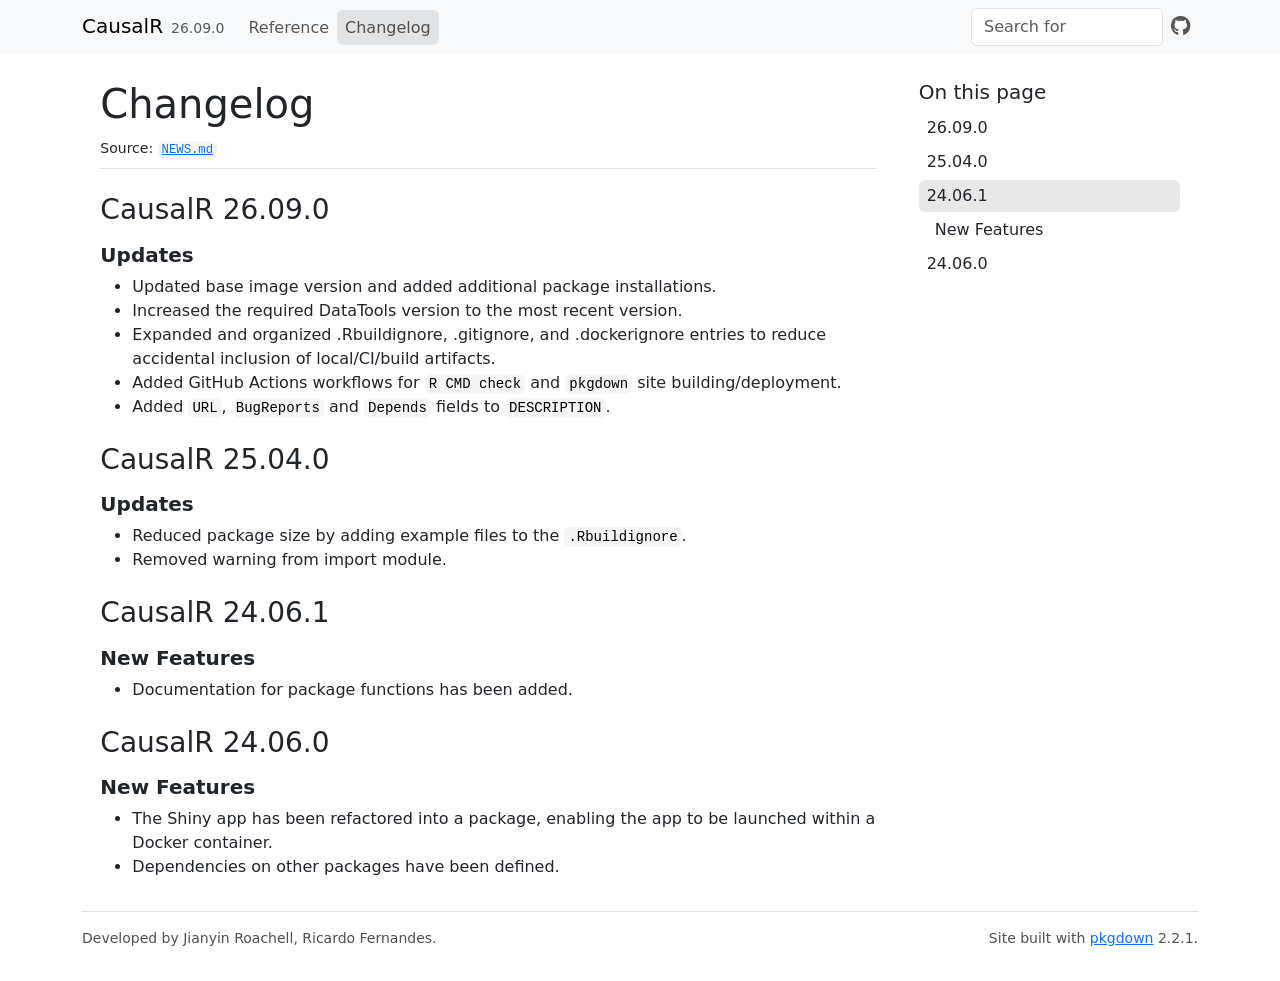
<file: news/index.html>
<!DOCTYPE html>
<!-- Generated by pkgdown: do not edit by hand --><html lang="en"><head><meta http-equiv="Content-Type" content="text/html; charset=UTF-8"><meta charset="utf-8"><meta http-equiv="X-UA-Compatible" content="IE=edge"><meta name="viewport" content="width=device-width, initial-scale=1, shrink-to-fit=no"><title>Changelog • CausalR</title><script src="../deps/jquery-3.6.0/jquery-3.6.0.min.js"></script><meta name="viewport" content="width=device-width, initial-scale=1, shrink-to-fit=no"><link href="../deps/bootstrap-5.3.8/bootstrap.min.css" rel="stylesheet"><script src="../deps/bootstrap-5.3.8/bootstrap.bundle.min.js"></script><link href="../deps/font-awesome-6.5.2/css/all.min.css" rel="stylesheet"><link href="../deps/font-awesome-6.5.2/css/v4-shims.min.css" rel="stylesheet"><script src="../deps/headroom-0.11.0/headroom.min.js"></script><script src="../deps/headroom-0.11.0/jQuery.headroom.min.js"></script><script src="../deps/bootstrap-toc-1.0.1/bootstrap-toc.min.js"></script><script src="../deps/clipboard.js-2.0.11/clipboard.min.js"></script><script src="../deps/search-1.0.0/autocomplete.jquery.min.js"></script><script src="../deps/search-1.0.0/fuse.min.js"></script><script src="../deps/search-1.0.0/mark.min.js"></script><!-- pkgdown --><script src="../pkgdown.js"></script><meta property="og:title" content="Changelog"></head><body>
    <a href="#main" class="visually-hidden-focusable">Skip to contents</a>


    <nav class="navbar navbar-expand-lg fixed-top bg-light" data-bs-theme="light" aria-label="Site navigation"><div class="container">

    <a class="navbar-brand me-2" href="../index.html">CausalR</a>

    <small class="nav-text text-muted me-auto" data-bs-toggle="tooltip" data-bs-placement="bottom" title="">26.09.0</small>


    <button class="navbar-toggler" type="button" data-bs-toggle="collapse" data-bs-target="#navbar" aria-controls="navbar" aria-expanded="false" aria-label="Toggle navigation">
      <span class="navbar-toggler-icon"></span>
    </button>

    <div id="navbar" class="collapse navbar-collapse ms-3">
      <ul class="navbar-nav me-auto"><li class="nav-item"><a class="nav-link" href="../reference/index.html">Reference</a></li>
<li class="active nav-item"><a class="nav-link" href="../news/index.html">Changelog</a></li>
      </ul><ul class="navbar-nav"><li class="nav-item"><form class="form-inline" role="search">
 <input class="form-control" type="search" name="search-input" id="search-input" autocomplete="off" aria-label="Search site" placeholder="Search for" data-search-index="../search.json"></form></li>
<li class="nav-item"><a class="external-link nav-link" href="https://github.com/Pandora-IsoMemo/CausalR/" aria-label="GitHub"><span class="fa fab fa-github fa-lg"></span></a></li>
      </ul></div>


  </div>
</nav><div class="container template-news">
<div class="row">
  <main id="main" class="col-md-9"><div class="page-header">

      <h1>Changelog</h1>
      <small>Source: <a href="https://github.com/Pandora-IsoMemo/CausalR/blob/main/NEWS.md" class="external-link"><code>NEWS.md</code></a></small>
    </div>

    <div class="section level2">
<h2 class="pkg-version" data-toc-text="26.09.0" id="causalr-26090">CausalR 26.09.0<a class="anchor" aria-label="anchor" href="#causalr-26090"></a></h2>
<div class="section level3">
<h3 id="updates-26-09-0">Updates<a class="anchor" aria-label="anchor" href="#updates-26-09-0"></a></h3>
<ul><li>Updated base image version and added additional package installations.</li>
<li>Increased the required DataTools version to the most recent version.</li>
<li>Expanded and organized .Rbuildignore, .gitignore, and .dockerignore entries to reduce accidental inclusion of local/CI/build artifacts.</li>
<li>Added GitHub Actions workflows for <code>R CMD check</code> and <code>pkgdown</code> site building/deployment.</li>
<li>Added <code>URL</code>, <code>BugReports</code> and <code>Depends</code> fields to <code>DESCRIPTION</code>.</li>
</ul></div>
</div>
    <div class="section level2">
<h2 class="pkg-version" data-toc-text="25.04.0" id="causalr-25040">CausalR 25.04.0<a class="anchor" aria-label="anchor" href="#causalr-25040"></a></h2>
<div class="section level3">
<h3 id="updates-25-04-0">Updates<a class="anchor" aria-label="anchor" href="#updates-25-04-0"></a></h3>
<ul><li>Reduced package size by adding example files to the <code>.Rbuildignore</code>.</li>
<li>Removed warning from import module.</li>
</ul></div>
</div>
    <div class="section level2">
<h2 class="pkg-version" data-toc-text="24.06.1" id="causalr-24061">CausalR 24.06.1<a class="anchor" aria-label="anchor" href="#causalr-24061"></a></h2>
<div class="section level3">
<h3 id="new-features-24-06-1">New Features<a class="anchor" aria-label="anchor" href="#new-features-24-06-1"></a></h3>
<ul><li>Documentation for package functions has been added.</li>
</ul></div>
</div>
    <div class="section level2">
<h2 class="pkg-version" data-toc-text="24.06.0" id="causalr-24060">CausalR 24.06.0<a class="anchor" aria-label="anchor" href="#causalr-24060"></a></h2>
<div class="section level3">
<h3 id="new-features-24-06-0">New Features<a class="anchor" aria-label="anchor" href="#new-features-24-06-0"></a></h3>
<ul><li>The Shiny app has been refactored into a package, enabling the app to be launched within a Docker container.</li>
<li>Dependencies on other packages have been defined.</li>
</ul></div>
</div>
  </main><aside class="col-md-3"><nav id="toc" aria-label="Table of contents"><h2>On this page</h2>
    </nav></aside></div>


    <footer><div class="pkgdown-footer-left">
  <p>Developed by Jianyin Roachell, Ricardo Fernandes.</p>
</div>

<div class="pkgdown-footer-right">
  <p>Site built with <a href="https://pkgdown.r-lib.org/" class="external-link">pkgdown</a> 2.2.1.</p>
</div>

    </footer></div>





  </body></html>
</file>
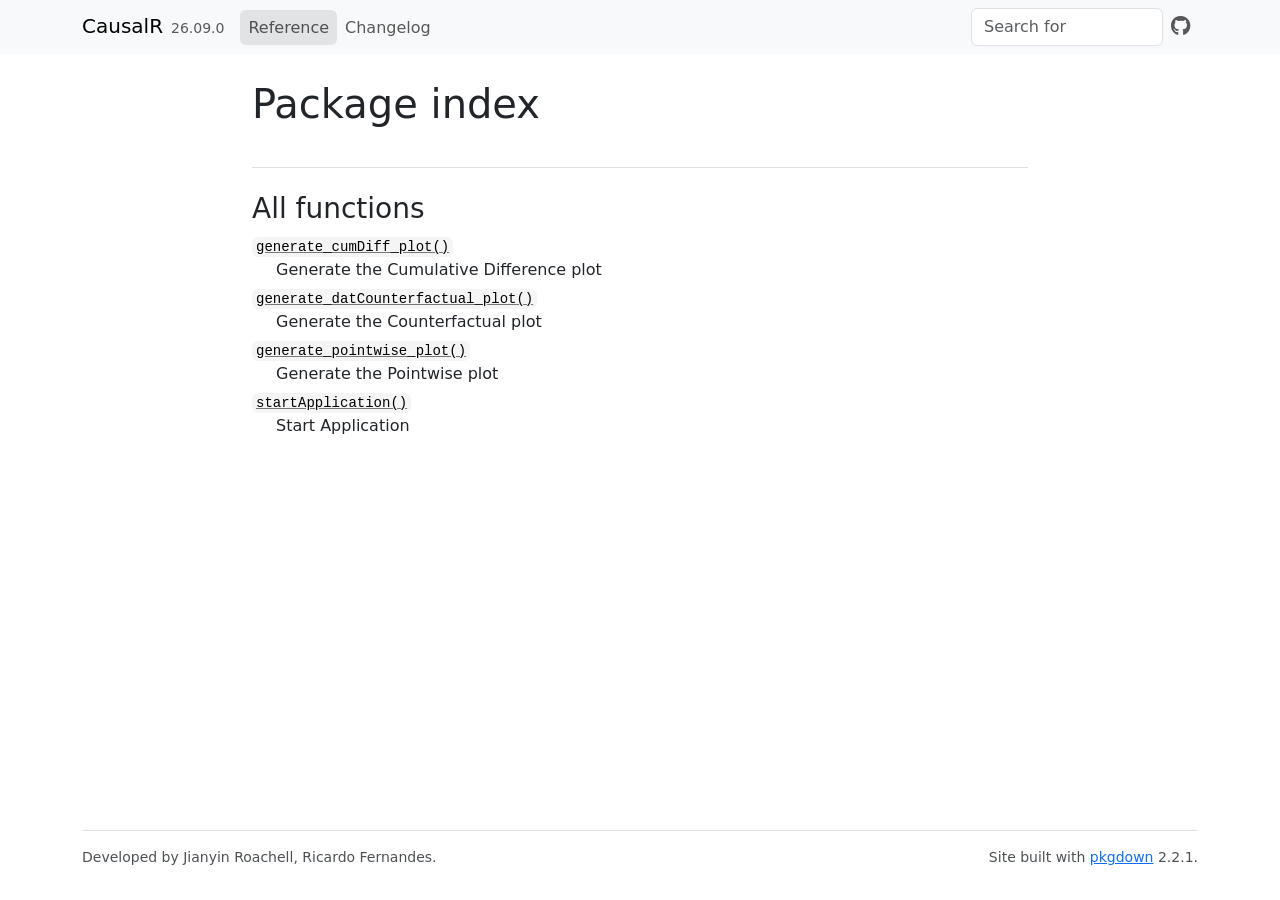
<file: reference/index.html>
<!DOCTYPE html>
<!-- Generated by pkgdown: do not edit by hand --><html lang="en"><head><meta http-equiv="Content-Type" content="text/html; charset=UTF-8"><meta charset="utf-8"><meta http-equiv="X-UA-Compatible" content="IE=edge"><meta name="viewport" content="width=device-width, initial-scale=1, shrink-to-fit=no"><title>Package index • CausalR</title><script src="../deps/jquery-3.6.0/jquery-3.6.0.min.js"></script><meta name="viewport" content="width=device-width, initial-scale=1, shrink-to-fit=no"><link href="../deps/bootstrap-5.3.8/bootstrap.min.css" rel="stylesheet"><script src="../deps/bootstrap-5.3.8/bootstrap.bundle.min.js"></script><link href="../deps/font-awesome-6.5.2/css/all.min.css" rel="stylesheet"><link href="../deps/font-awesome-6.5.2/css/v4-shims.min.css" rel="stylesheet"><script src="../deps/headroom-0.11.0/headroom.min.js"></script><script src="../deps/headroom-0.11.0/jQuery.headroom.min.js"></script><script src="../deps/bootstrap-toc-1.0.1/bootstrap-toc.min.js"></script><script src="../deps/clipboard.js-2.0.11/clipboard.min.js"></script><script src="../deps/search-1.0.0/autocomplete.jquery.min.js"></script><script src="../deps/search-1.0.0/fuse.min.js"></script><script src="../deps/search-1.0.0/mark.min.js"></script><!-- pkgdown --><script src="../pkgdown.js"></script><meta property="og:title" content="Package index"></head><body>
    <a href="#main" class="visually-hidden-focusable">Skip to contents</a>


    <nav class="navbar navbar-expand-lg fixed-top bg-light" data-bs-theme="light" aria-label="Site navigation"><div class="container">

    <a class="navbar-brand me-2" href="../index.html">CausalR</a>

    <small class="nav-text text-muted me-auto" data-bs-toggle="tooltip" data-bs-placement="bottom" title="">26.09.0</small>


    <button class="navbar-toggler" type="button" data-bs-toggle="collapse" data-bs-target="#navbar" aria-controls="navbar" aria-expanded="false" aria-label="Toggle navigation">
      <span class="navbar-toggler-icon"></span>
    </button>

    <div id="navbar" class="collapse navbar-collapse ms-3">
      <ul class="navbar-nav me-auto"><li class="active nav-item"><a class="nav-link" href="../reference/index.html">Reference</a></li>
<li class="nav-item"><a class="nav-link" href="../news/index.html">Changelog</a></li>
      </ul><ul class="navbar-nav"><li class="nav-item"><form class="form-inline" role="search">
 <input class="form-control" type="search" name="search-input" id="search-input" autocomplete="off" aria-label="Search site" placeholder="Search for" data-search-index="../search.json"></form></li>
<li class="nav-item"><a class="external-link nav-link" href="https://github.com/Pandora-IsoMemo/CausalR/" aria-label="GitHub"><span class="fa fab fa-github fa-lg"></span></a></li>
      </ul></div>


  </div>
</nav><div class="container template-reference-index">
<div class="row">
  <main id="main" class="col-md-9"><div class="page-header">

      <h1>Package index</h1>
    </div>

    <div class="section level2">
      <h2 id="all-functions">All functions<a class="anchor" aria-label="anchor" href="#all-functions"></a></h2>



      <dl></dl></div><div class="section level2">




      <dl><dt>

          <code><a href="generate_cumDiff_plot.html">generate_cumDiff_plot()</a></code>

        </dt>
        <dd>Generate the Cumulative Difference plot</dd>

        <dt>

          <code><a href="generate_datCounterfactual_plot.html">generate_datCounterfactual_plot()</a></code>

        </dt>
        <dd>Generate the Counterfactual plot</dd>

        <dt>

          <code><a href="generate_pointwise_plot.html">generate_pointwise_plot()</a></code>

        </dt>
        <dd>Generate the Pointwise plot</dd>

        <dt>

          <code><a href="startApplication.html">startApplication()</a></code>

        </dt>
        <dd>Start Application</dd>
      </dl></div>
  </main></div>


    <footer><div class="pkgdown-footer-left">
  <p>Developed by Jianyin Roachell, Ricardo Fernandes.</p>
</div>

<div class="pkgdown-footer-right">
  <p>Site built with <a href="https://pkgdown.r-lib.org/" class="external-link">pkgdown</a> 2.2.1.</p>
</div>

    </footer></div>





  </body></html>
</file>
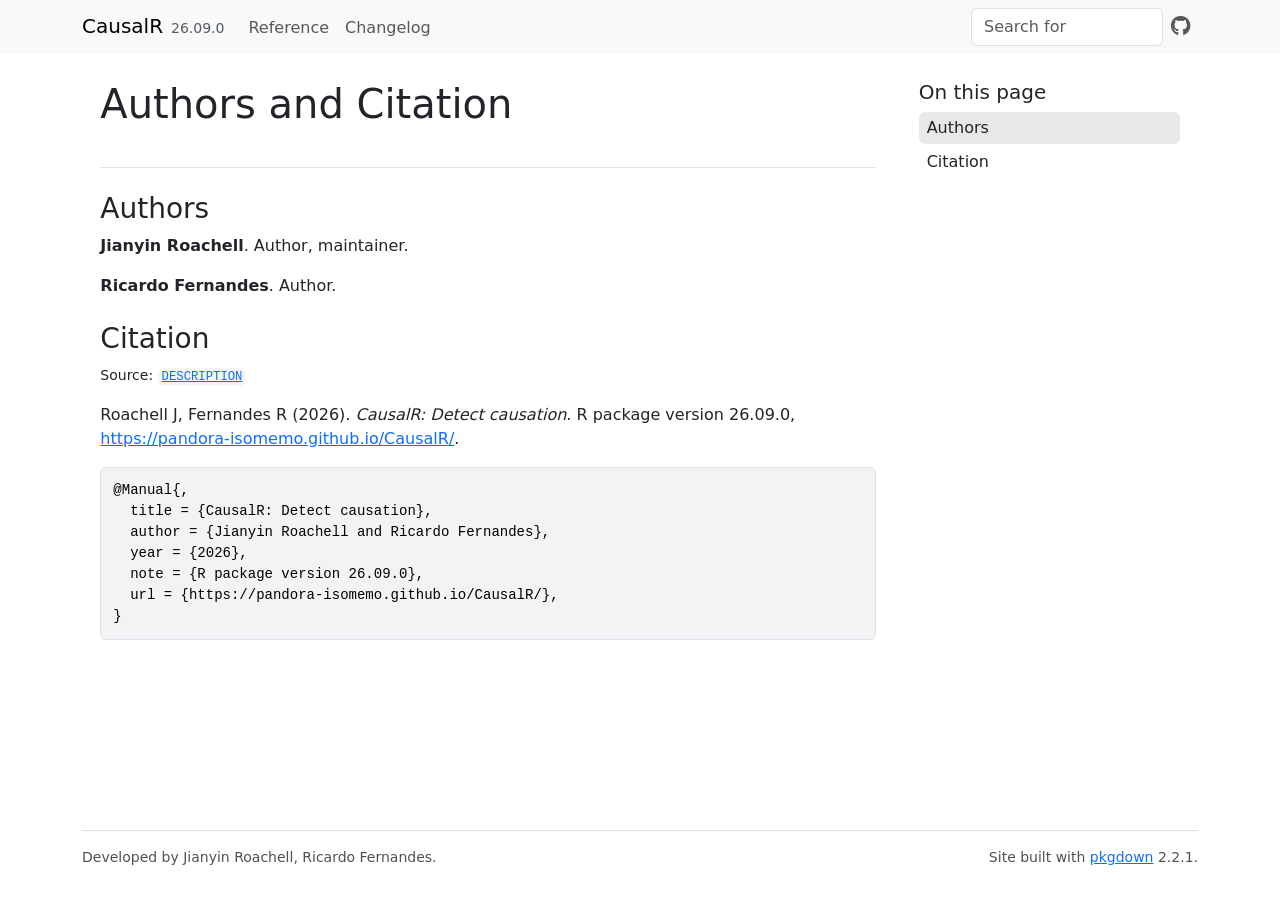
<file: authors.html>
<!DOCTYPE html>
<!-- Generated by pkgdown: do not edit by hand --><html lang="en"><head><meta http-equiv="Content-Type" content="text/html; charset=UTF-8"><meta charset="utf-8"><meta http-equiv="X-UA-Compatible" content="IE=edge"><meta name="viewport" content="width=device-width, initial-scale=1, shrink-to-fit=no"><title>Authors and Citation • CausalR</title><script src="deps/jquery-3.6.0/jquery-3.6.0.min.js"></script><meta name="viewport" content="width=device-width, initial-scale=1, shrink-to-fit=no"><link href="deps/bootstrap-5.3.8/bootstrap.min.css" rel="stylesheet"><script src="deps/bootstrap-5.3.8/bootstrap.bundle.min.js"></script><link href="deps/font-awesome-6.5.2/css/all.min.css" rel="stylesheet"><link href="deps/font-awesome-6.5.2/css/v4-shims.min.css" rel="stylesheet"><script src="deps/headroom-0.11.0/headroom.min.js"></script><script src="deps/headroom-0.11.0/jQuery.headroom.min.js"></script><script src="deps/bootstrap-toc-1.0.1/bootstrap-toc.min.js"></script><script src="deps/clipboard.js-2.0.11/clipboard.min.js"></script><script src="deps/search-1.0.0/autocomplete.jquery.min.js"></script><script src="deps/search-1.0.0/fuse.min.js"></script><script src="deps/search-1.0.0/mark.min.js"></script><!-- pkgdown --><script src="pkgdown.js"></script><meta property="og:title" content="Authors and Citation"></head><body>
    <a href="#main" class="visually-hidden-focusable">Skip to contents</a>


    <nav class="navbar navbar-expand-lg fixed-top bg-light" data-bs-theme="light" aria-label="Site navigation"><div class="container">

    <a class="navbar-brand me-2" href="index.html">CausalR</a>

    <small class="nav-text text-muted me-auto" data-bs-toggle="tooltip" data-bs-placement="bottom" title="">26.09.0</small>


    <button class="navbar-toggler" type="button" data-bs-toggle="collapse" data-bs-target="#navbar" aria-controls="navbar" aria-expanded="false" aria-label="Toggle navigation">
      <span class="navbar-toggler-icon"></span>
    </button>

    <div id="navbar" class="collapse navbar-collapse ms-3">
      <ul class="navbar-nav me-auto"><li class="nav-item"><a class="nav-link" href="reference/index.html">Reference</a></li>
<li class="nav-item"><a class="nav-link" href="news/index.html">Changelog</a></li>
      </ul><ul class="navbar-nav"><li class="nav-item"><form class="form-inline" role="search">
 <input class="form-control" type="search" name="search-input" id="search-input" autocomplete="off" aria-label="Search site" placeholder="Search for" data-search-index="search.json"></form></li>
<li class="nav-item"><a class="external-link nav-link" href="https://github.com/Pandora-IsoMemo/CausalR/" aria-label="GitHub"><span class="fa fab fa-github fa-lg"></span></a></li>
      </ul></div>


  </div>
</nav><div class="container template-citation-authors">
<div class="row">
  <main id="main" class="col-md-9"><div class="page-header">

      <h1>Authors and Citation</h1>
    </div>

    <div class="section level2">
      <h2>Authors</h2>

      <ul class="list-unstyled"><li>
          <p><strong>Jianyin Roachell</strong>. Author, maintainer.
          </p>
        </li>
        <li>
          <p><strong>Ricardo Fernandes</strong>. Author.
          </p>
        </li>
      </ul></div>

    <div class="section level2">
      <h2 id="citation">Citation</h2>
      <p><small class="dont-index">Source: <a href="https://github.com/Pandora-IsoMemo/CausalR/blob/main/DESCRIPTION" class="external-link"><code>DESCRIPTION</code></a></small></p>

      <p>Roachell J, Fernandes R (2026).
<em>CausalR: Detect causation</em>.
R package version 26.09.0, <a href="https://pandora-isomemo.github.io/CausalR/">https://pandora-isomemo.github.io/CausalR/</a>.
</p>
      <pre>@Manual{,
  title = {CausalR: Detect causation},
  author = {Jianyin Roachell and Ricardo Fernandes},
  year = {2026},
  note = {R package version 26.09.0},
  url = {https://pandora-isomemo.github.io/CausalR/},
}</pre>
    </div>

  </main><aside class="col-md-3"><nav id="toc" aria-label="Table of contents"><h2>On this page</h2>
    </nav></aside></div>


    <footer><div class="pkgdown-footer-left">
  <p>Developed by Jianyin Roachell, Ricardo Fernandes.</p>
</div>

<div class="pkgdown-footer-right">
  <p>Site built with <a href="https://pkgdown.r-lib.org/" class="external-link">pkgdown</a> 2.2.1.</p>
</div>

    </footer></div>





  </body></html>
</file>
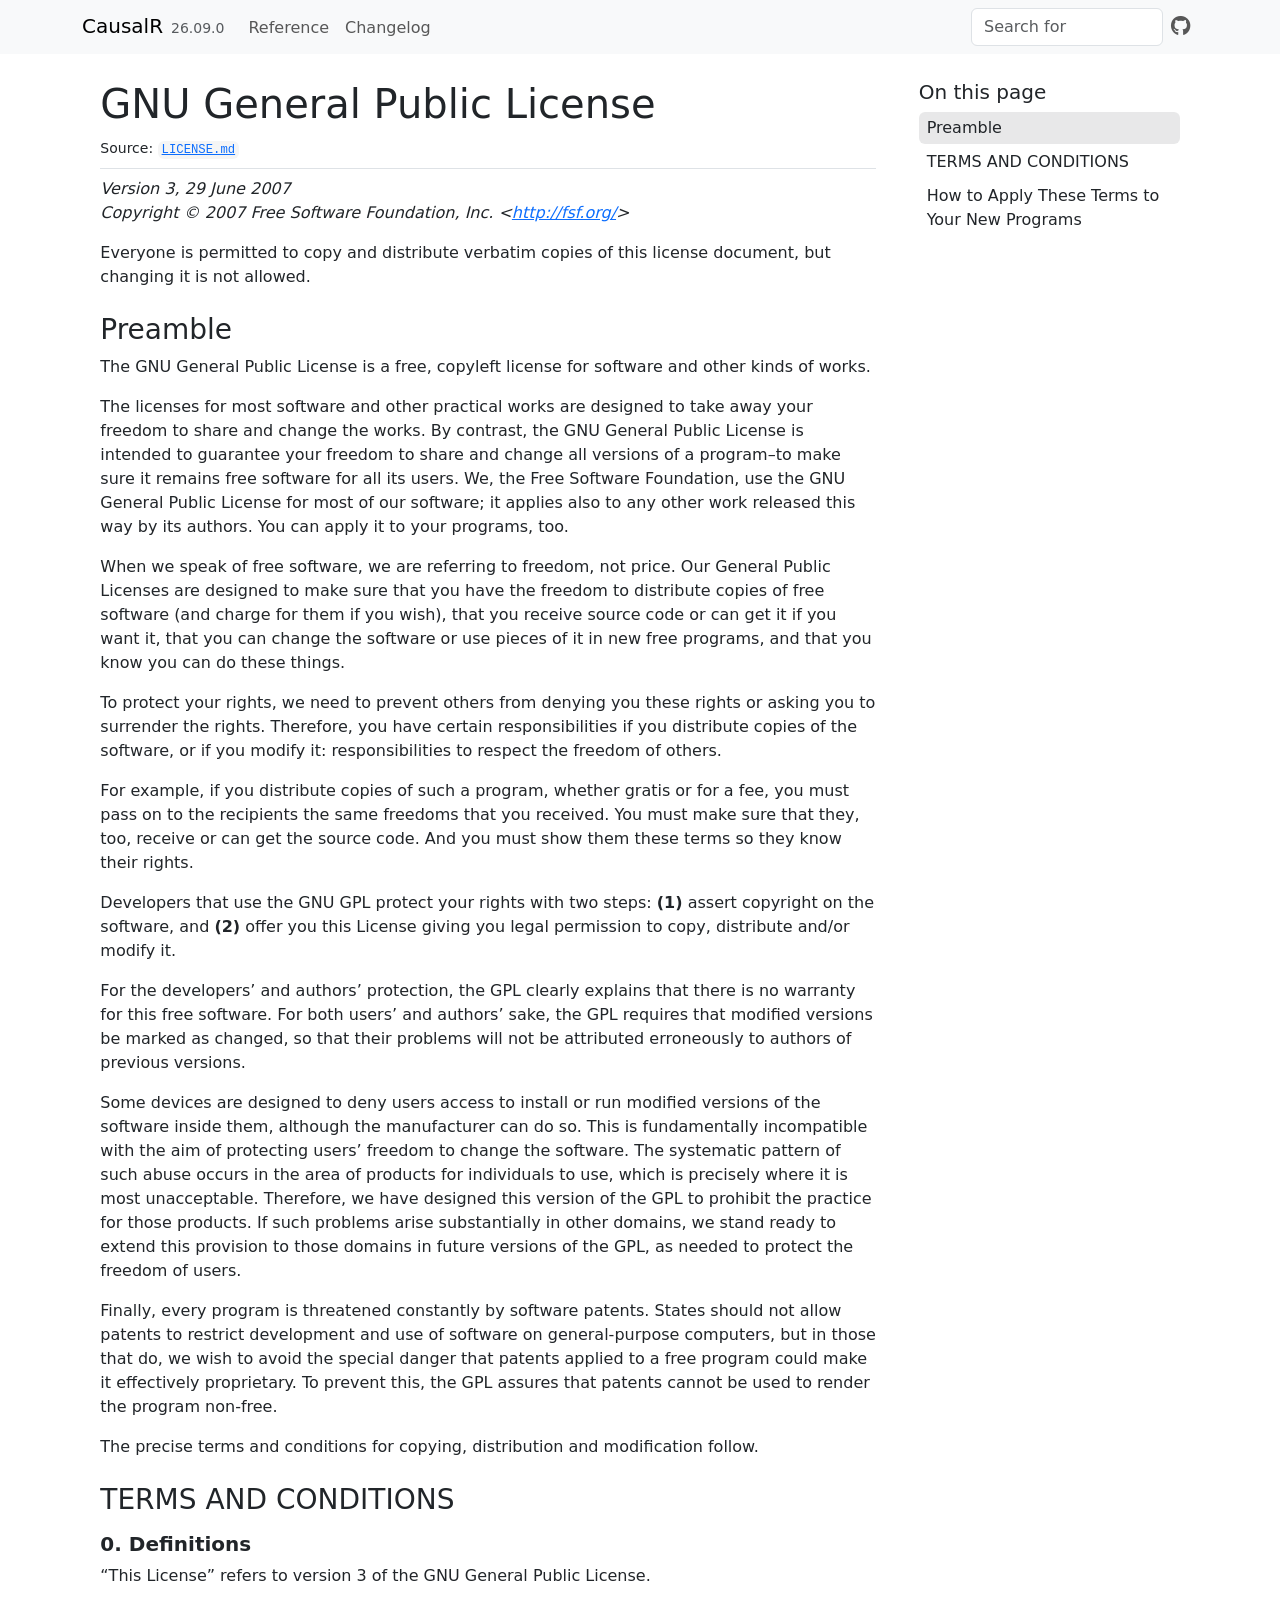
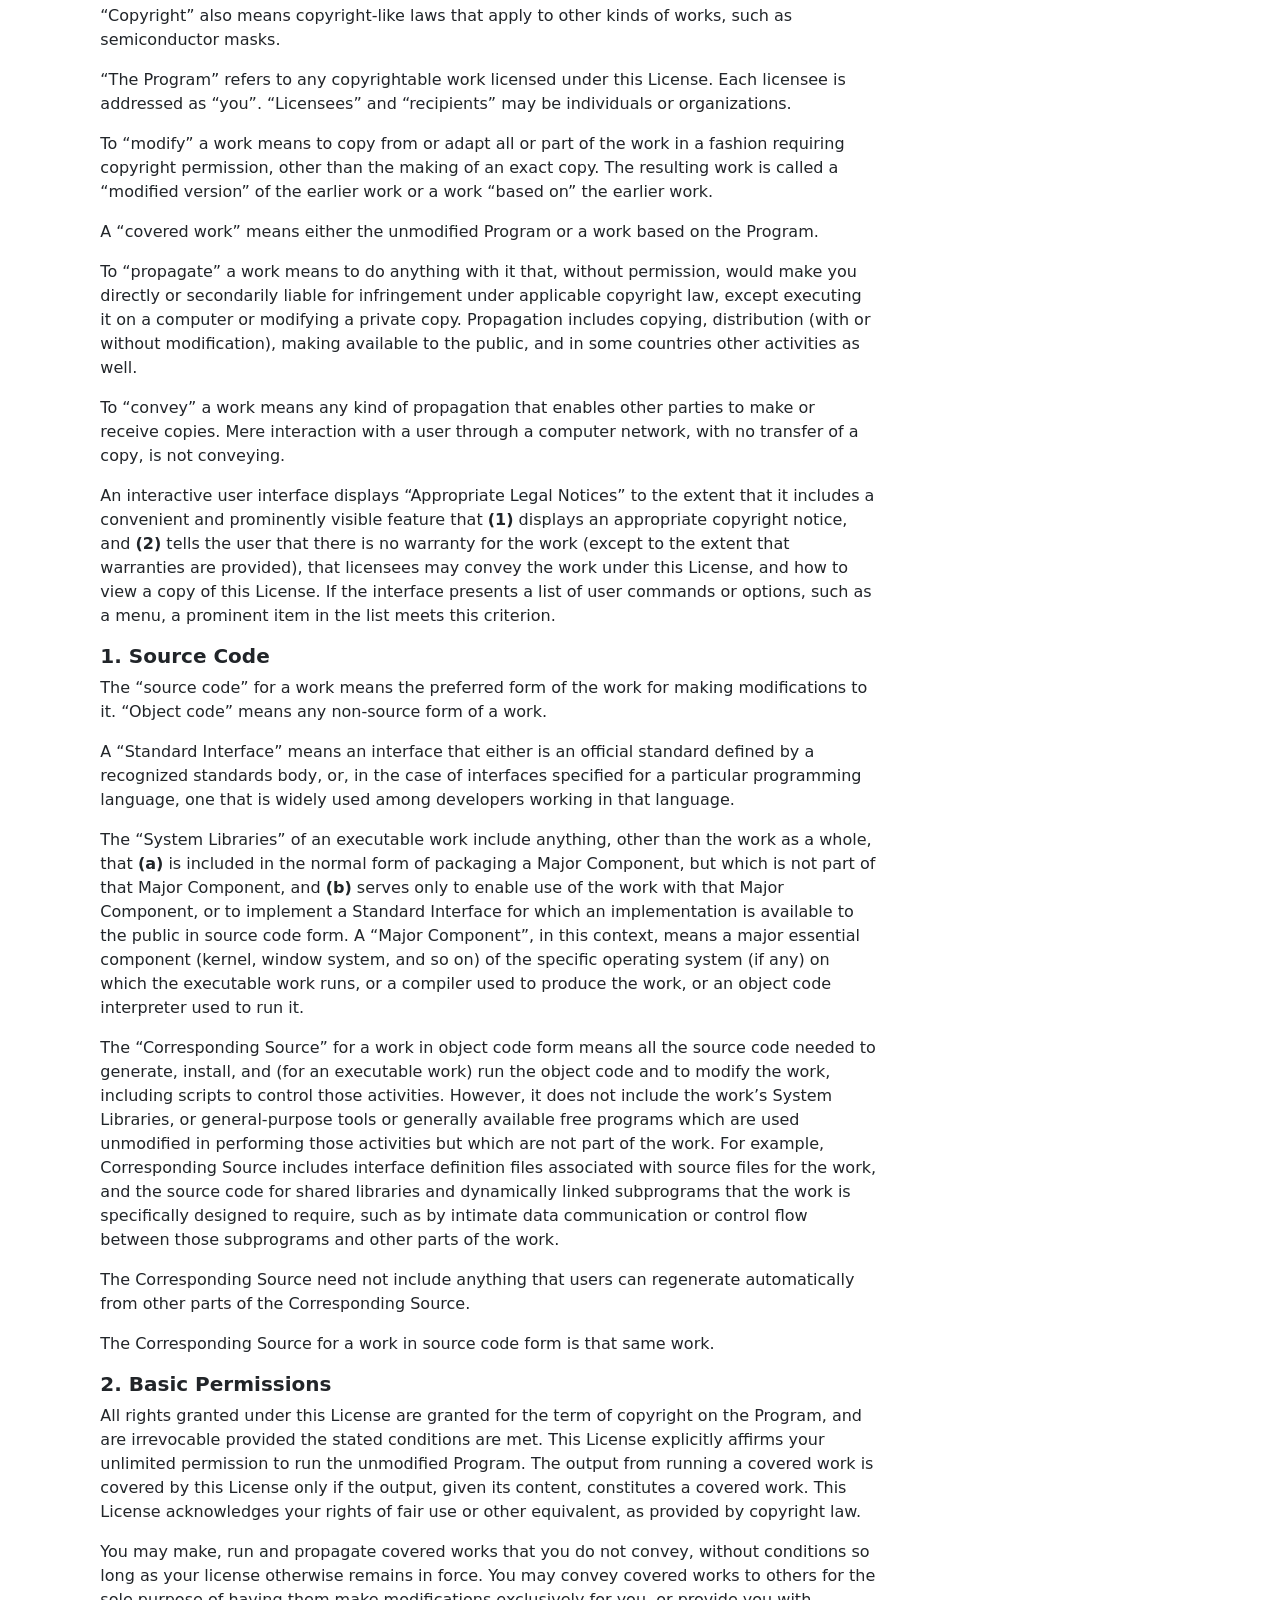
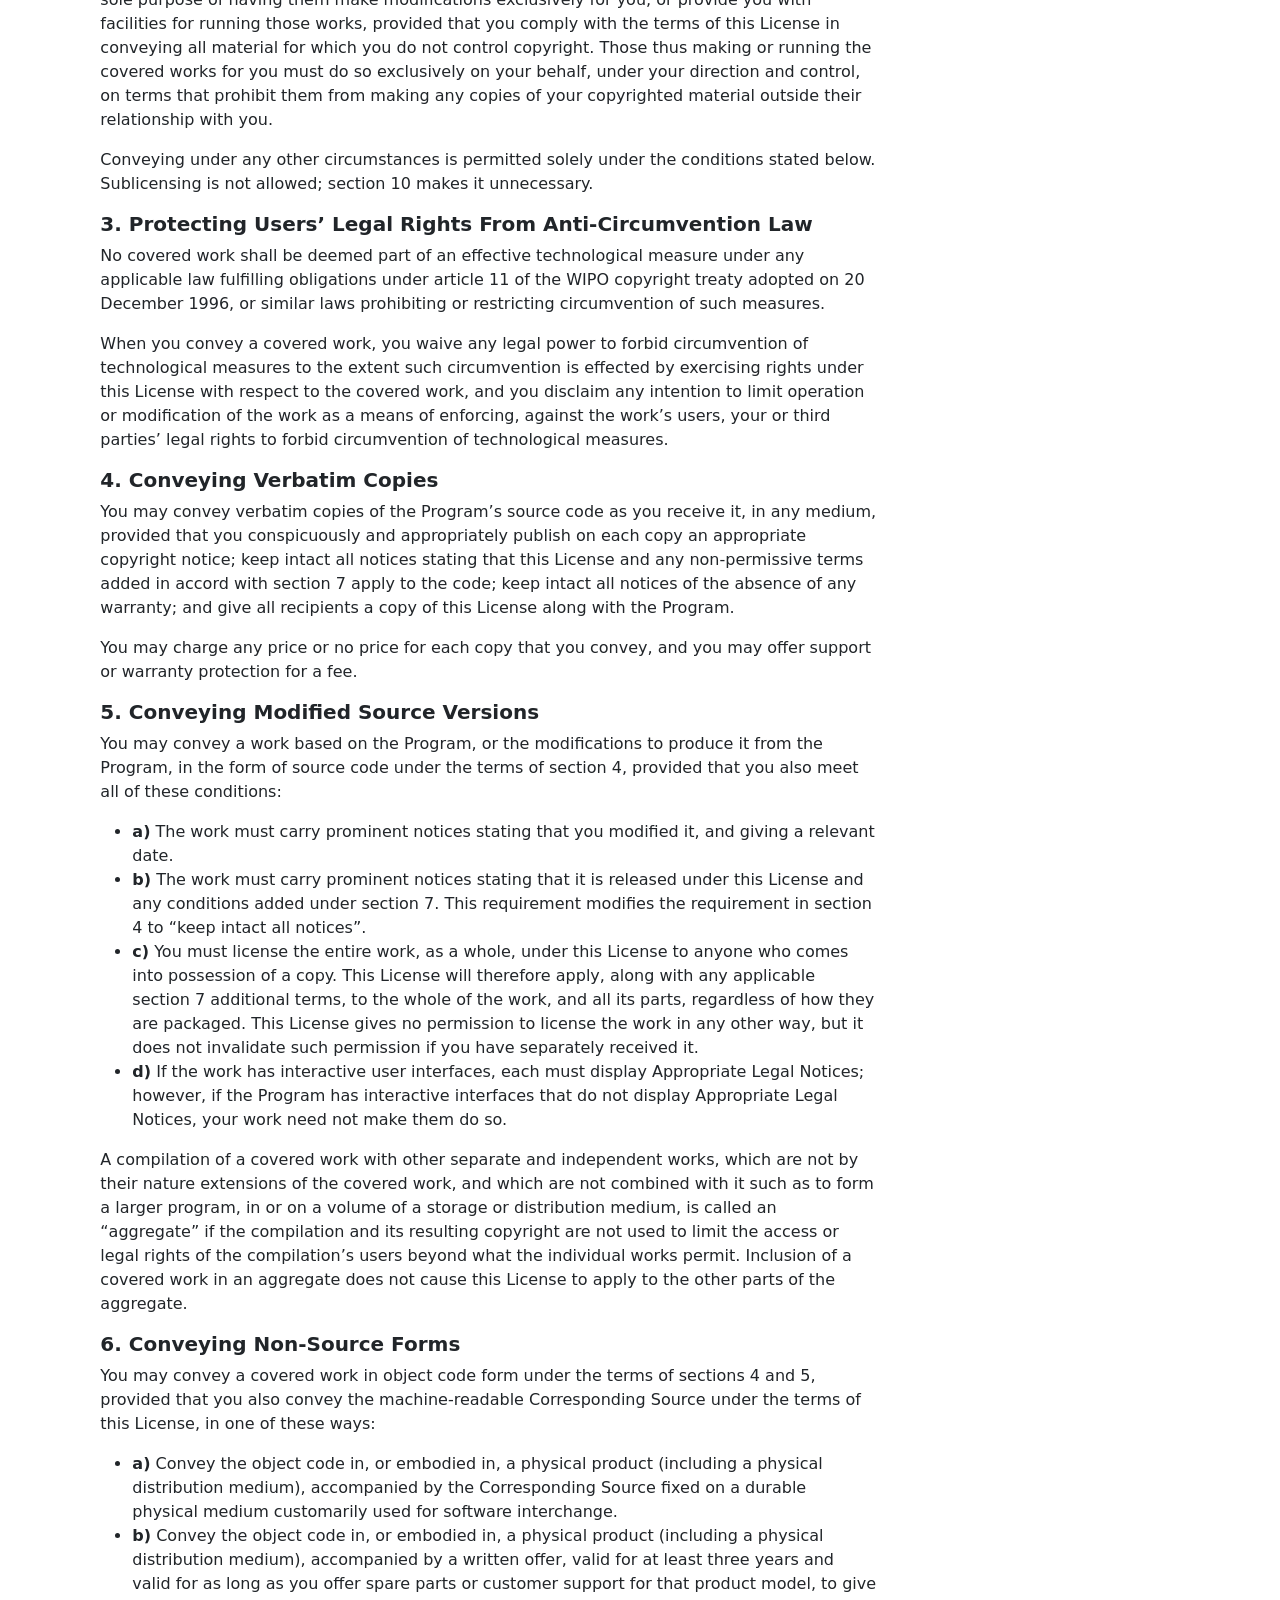
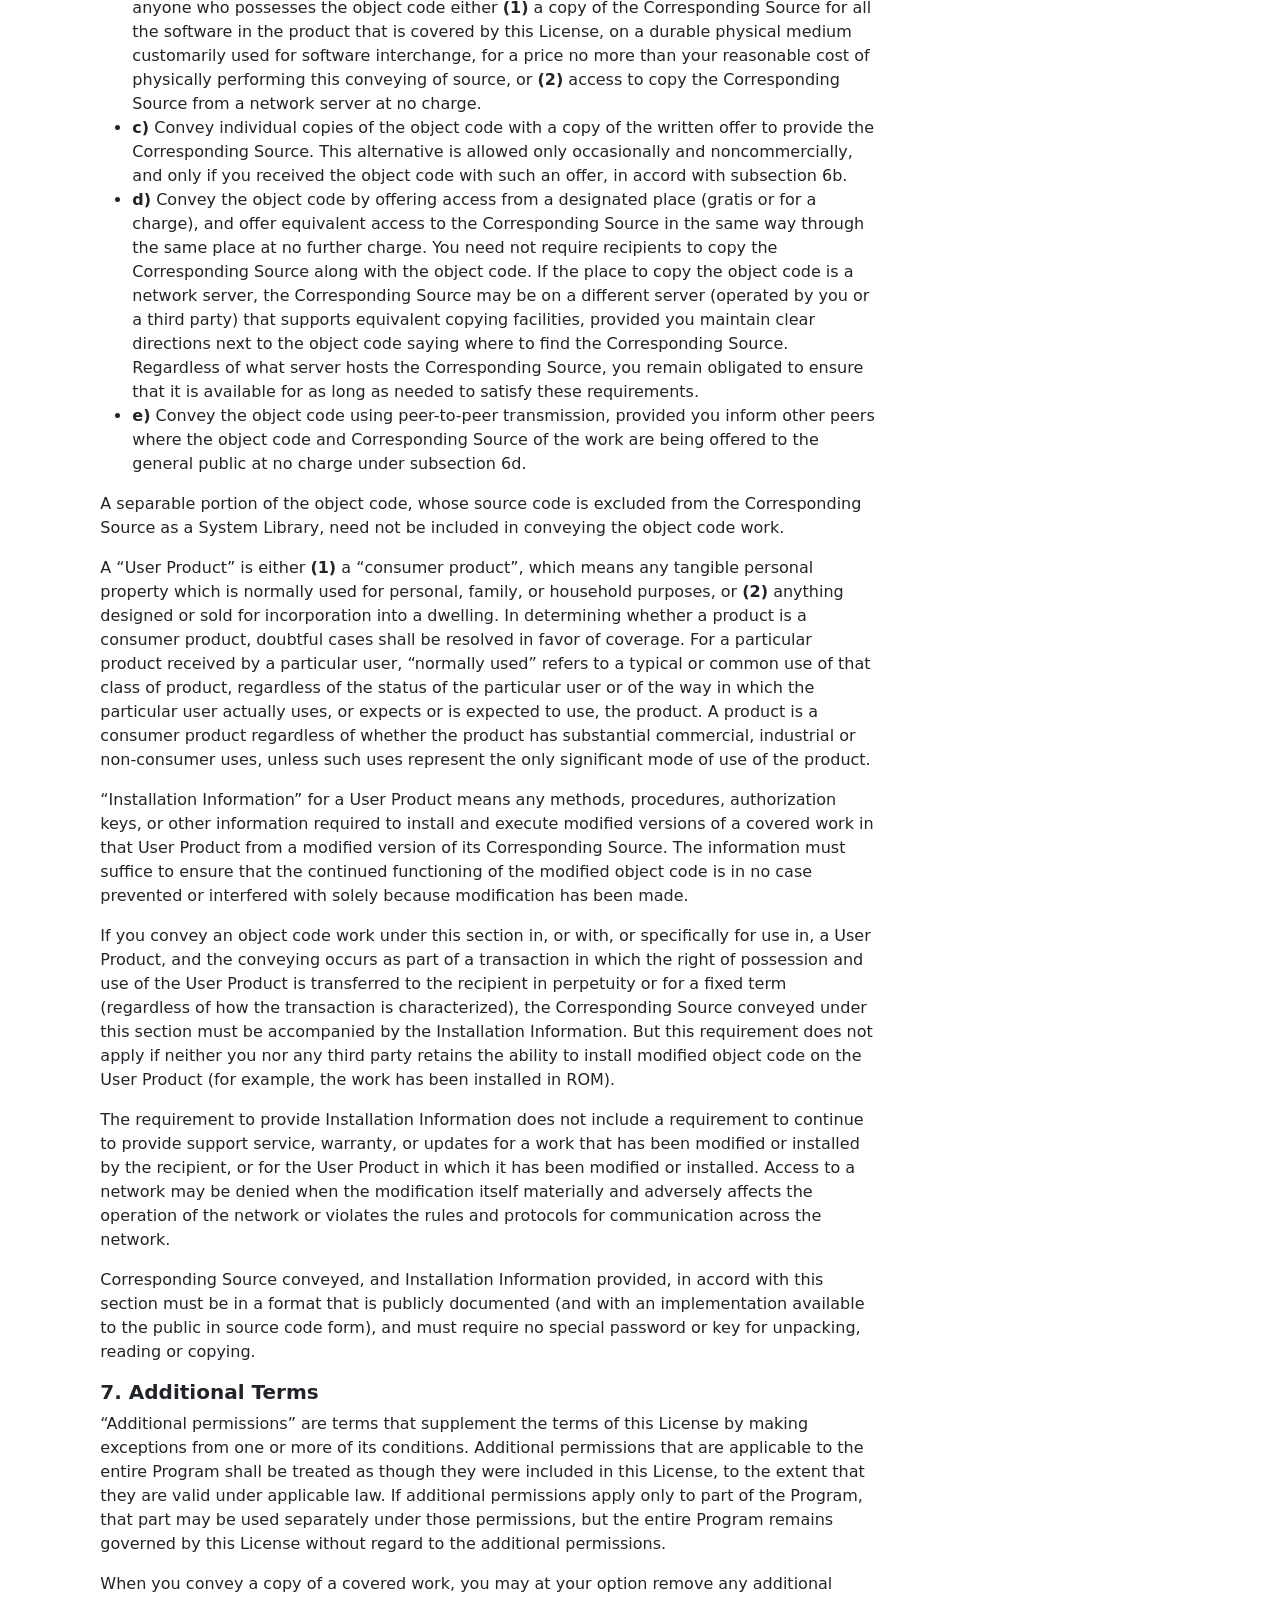
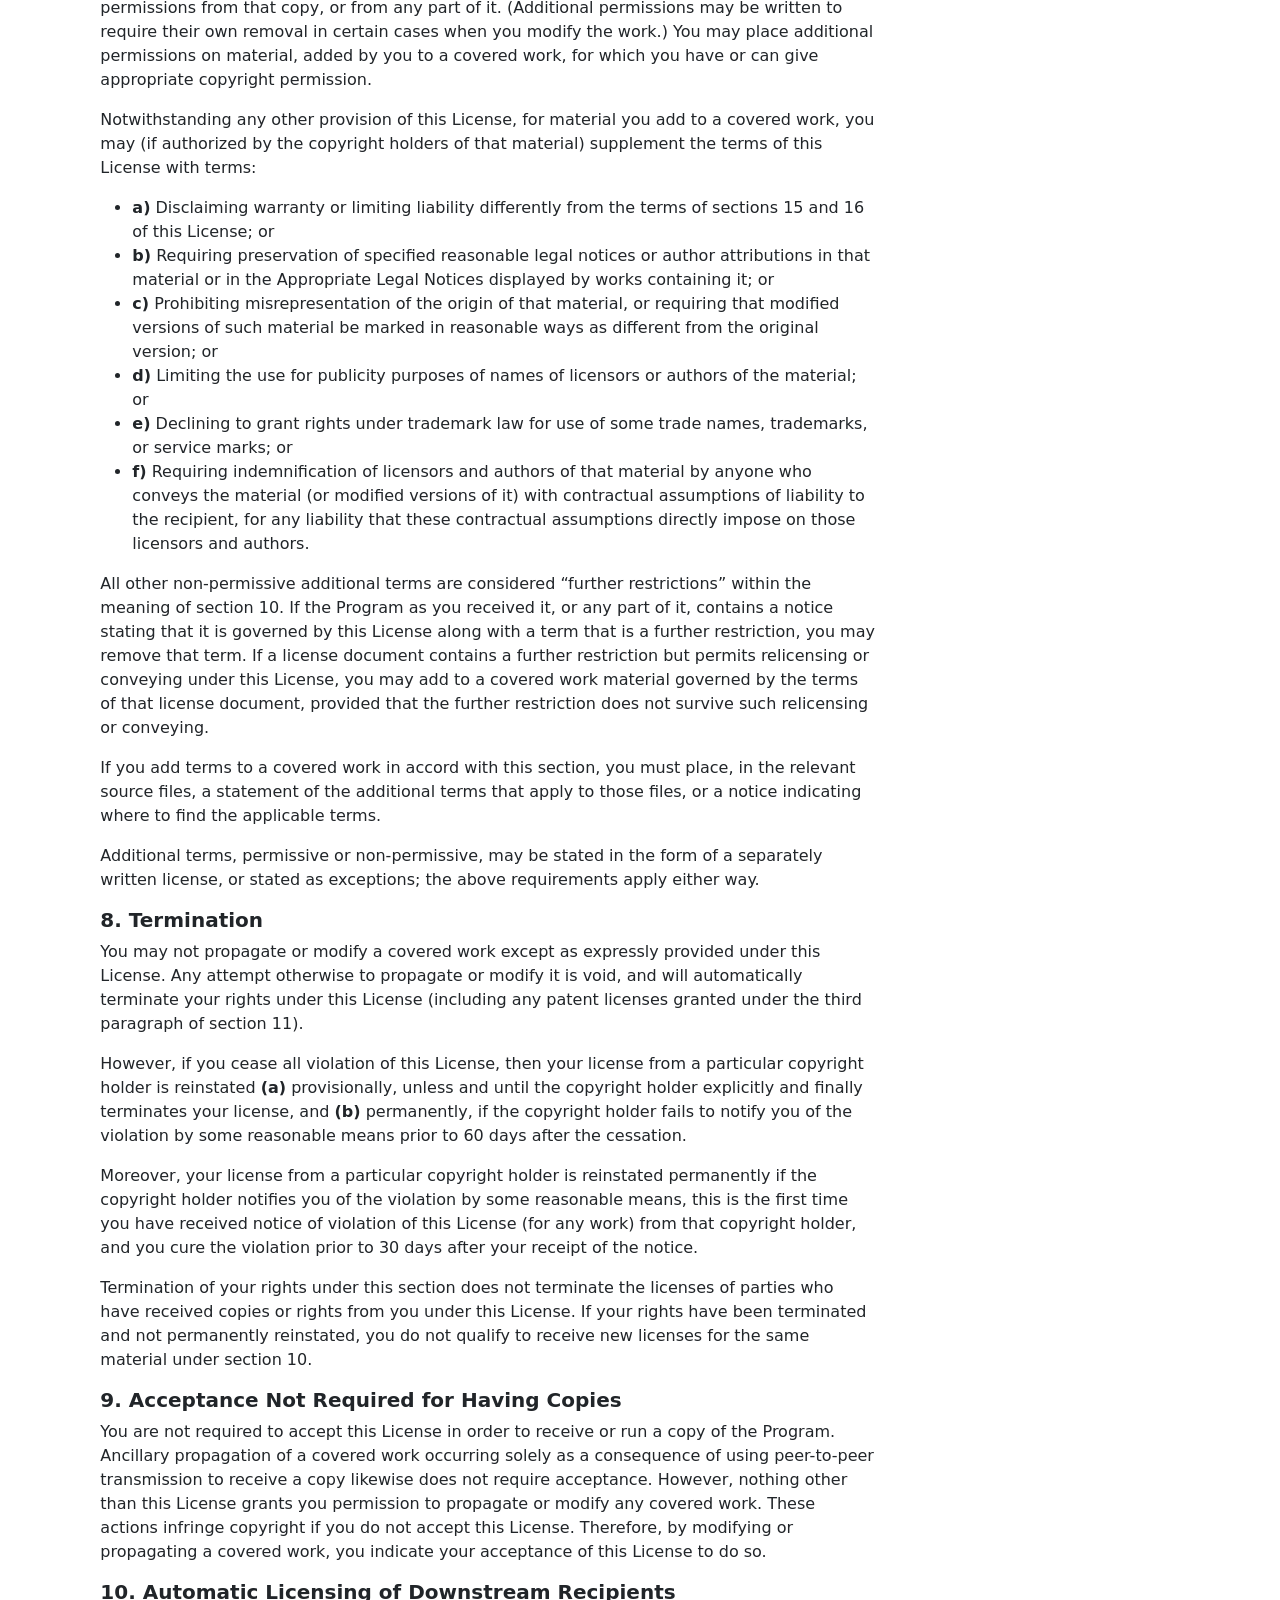
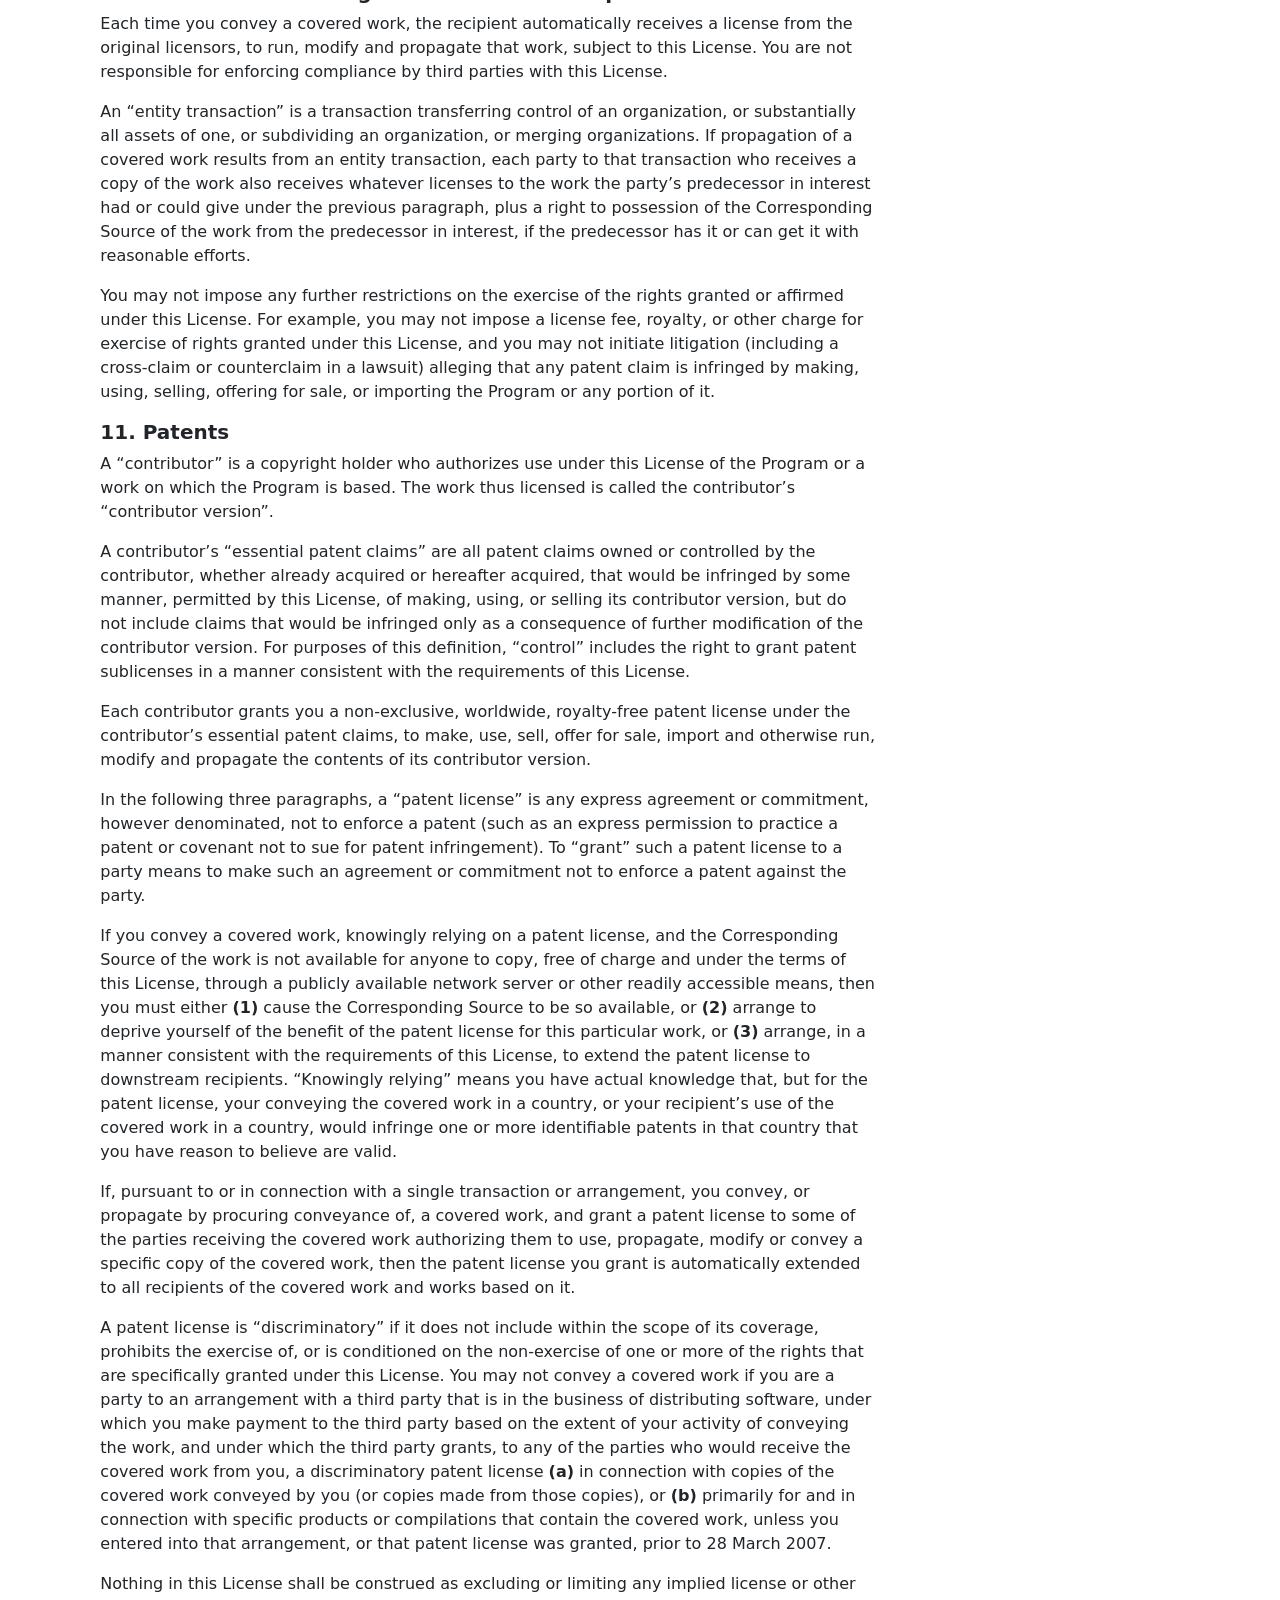
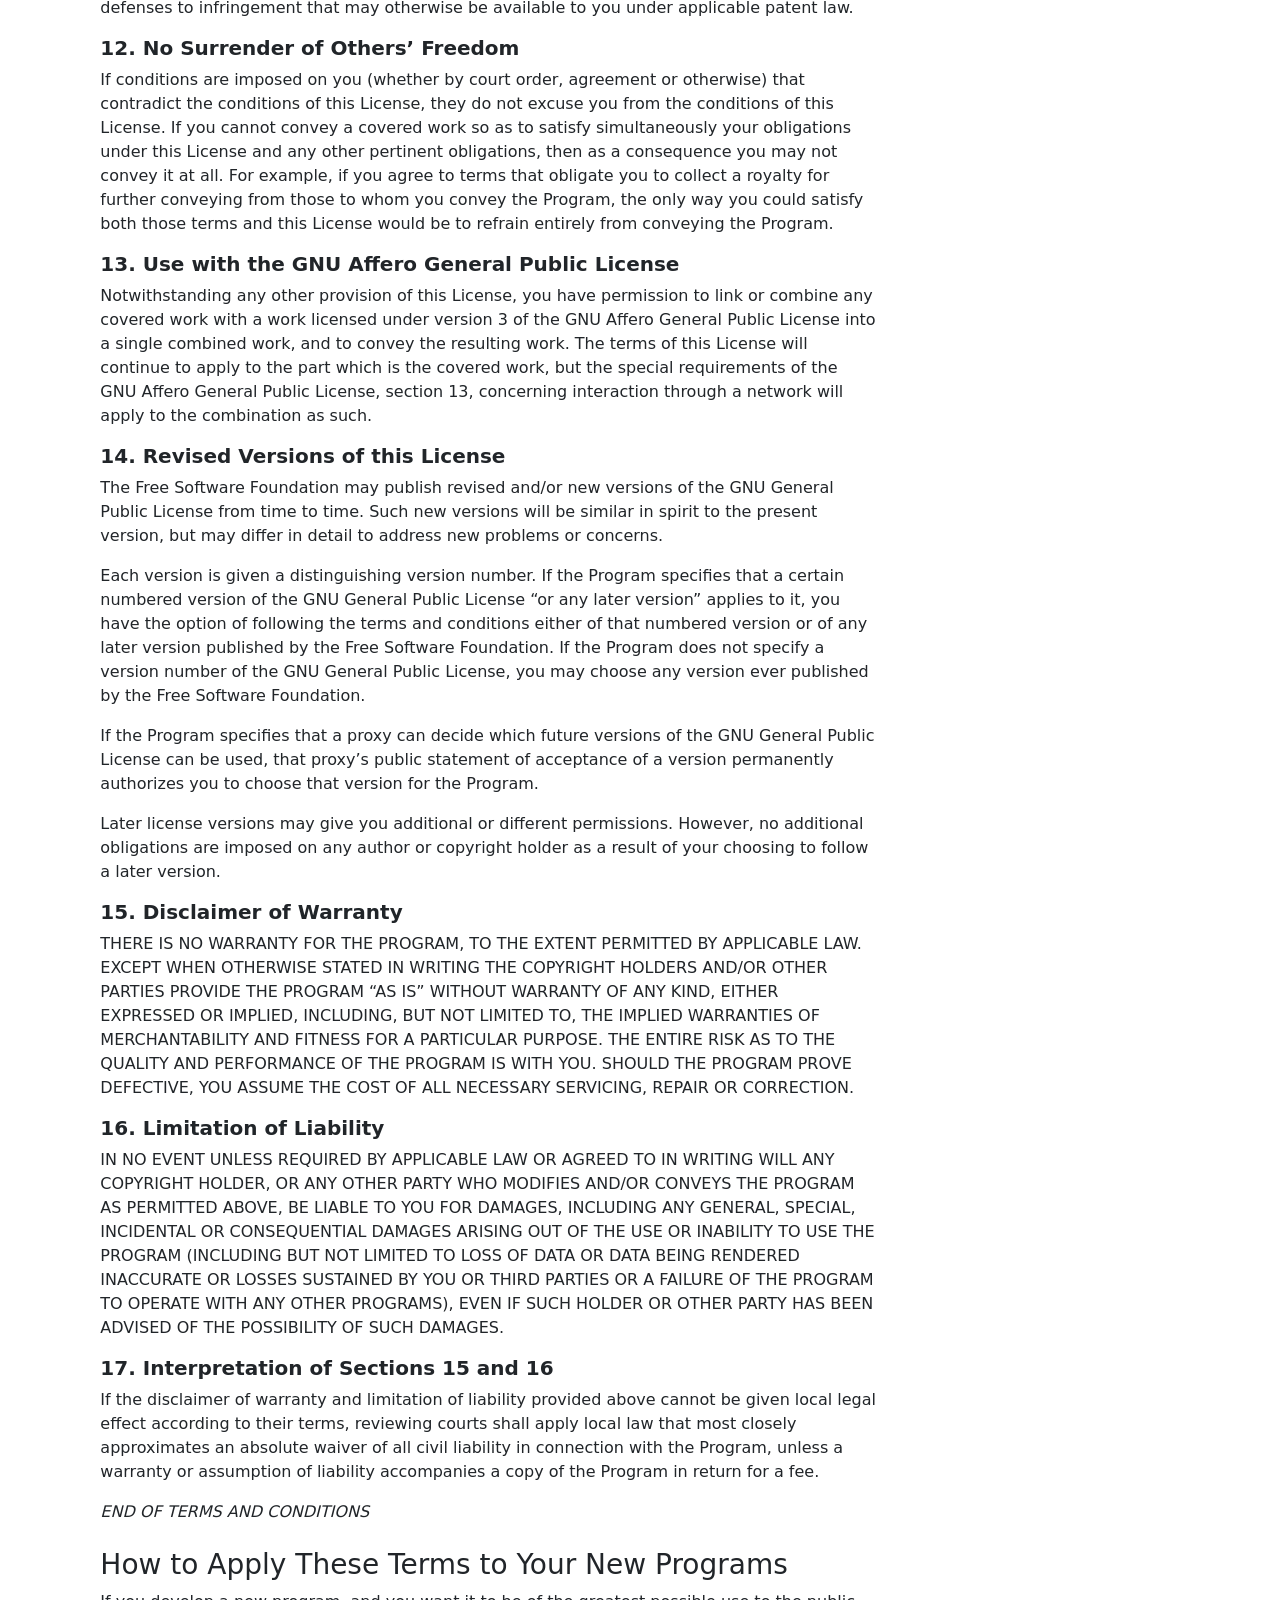
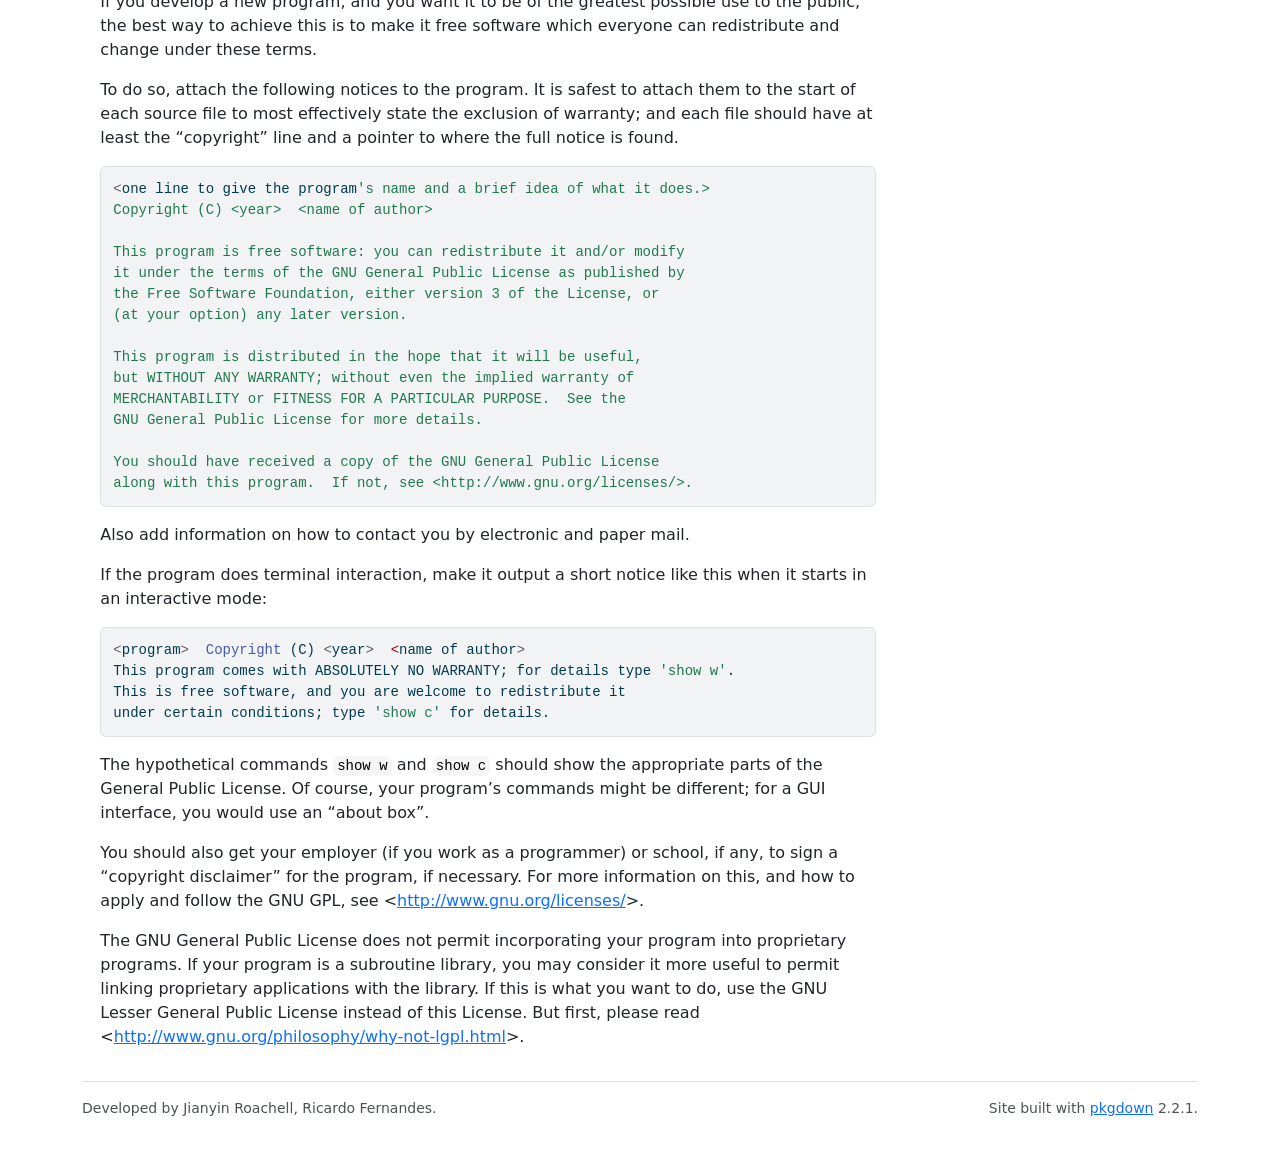
<file: LICENSE.html>
<!DOCTYPE html>
<!-- Generated by pkgdown: do not edit by hand --><html lang="en"><head><meta http-equiv="Content-Type" content="text/html; charset=UTF-8"><meta charset="utf-8"><meta http-equiv="X-UA-Compatible" content="IE=edge"><meta name="viewport" content="width=device-width, initial-scale=1, shrink-to-fit=no"><title>GNU General Public License • CausalR</title><script src="deps/jquery-3.6.0/jquery-3.6.0.min.js"></script><meta name="viewport" content="width=device-width, initial-scale=1, shrink-to-fit=no"><link href="deps/bootstrap-5.3.8/bootstrap.min.css" rel="stylesheet"><script src="deps/bootstrap-5.3.8/bootstrap.bundle.min.js"></script><link href="deps/font-awesome-6.5.2/css/all.min.css" rel="stylesheet"><link href="deps/font-awesome-6.5.2/css/v4-shims.min.css" rel="stylesheet"><script src="deps/headroom-0.11.0/headroom.min.js"></script><script src="deps/headroom-0.11.0/jQuery.headroom.min.js"></script><script src="deps/bootstrap-toc-1.0.1/bootstrap-toc.min.js"></script><script src="deps/clipboard.js-2.0.11/clipboard.min.js"></script><script src="deps/search-1.0.0/autocomplete.jquery.min.js"></script><script src="deps/search-1.0.0/fuse.min.js"></script><script src="deps/search-1.0.0/mark.min.js"></script><!-- pkgdown --><script src="pkgdown.js"></script><meta property="og:title" content="GNU General Public License"></head><body>
    <a href="#main" class="visually-hidden-focusable">Skip to contents</a>


    <nav class="navbar navbar-expand-lg fixed-top bg-light" data-bs-theme="light" aria-label="Site navigation"><div class="container">

    <a class="navbar-brand me-2" href="index.html">CausalR</a>

    <small class="nav-text text-muted me-auto" data-bs-toggle="tooltip" data-bs-placement="bottom" title="">26.09.0</small>


    <button class="navbar-toggler" type="button" data-bs-toggle="collapse" data-bs-target="#navbar" aria-controls="navbar" aria-expanded="false" aria-label="Toggle navigation">
      <span class="navbar-toggler-icon"></span>
    </button>

    <div id="navbar" class="collapse navbar-collapse ms-3">
      <ul class="navbar-nav me-auto"><li class="nav-item"><a class="nav-link" href="reference/index.html">Reference</a></li>
<li class="nav-item"><a class="nav-link" href="news/index.html">Changelog</a></li>
      </ul><ul class="navbar-nav"><li class="nav-item"><form class="form-inline" role="search">
 <input class="form-control" type="search" name="search-input" id="search-input" autocomplete="off" aria-label="Search site" placeholder="Search for" data-search-index="search.json"></form></li>
<li class="nav-item"><a class="external-link nav-link" href="https://github.com/Pandora-IsoMemo/CausalR/" aria-label="GitHub"><span class="fa fab fa-github fa-lg"></span></a></li>
      </ul></div>


  </div>
</nav><div class="container template-title-body">
<div class="row">
  <main id="main" class="col-md-9"><div class="page-header">

      <h1>GNU General Public License</h1>
      <small class="dont-index">Source: <a href="https://github.com/Pandora-IsoMemo/CausalR/blob/main/LICENSE.md" class="external-link"><code>LICENSE.md</code></a></small>
    </div>

<div id="gnu-general-public-license" class="section level1">

<p><em>Version 3, 29 June 2007</em><br><em>Copyright © 2007 Free Software Foundation, Inc. &lt;<a href="http://fsf.org/" class="external-link uri">http://fsf.org/</a>&gt;</em></p>
<p>Everyone is permitted to copy and distribute verbatim copies of this license document, but changing it is not allowed.</p>
<div class="section level2">
<h2 id="preamble">Preamble<a class="anchor" aria-label="anchor" href="#preamble"></a></h2>
<p>The GNU General Public License is a free, copyleft license for software and other kinds of works.</p>
<p>The licenses for most software and other practical works are designed to take away your freedom to share and change the works. By contrast, the GNU General Public License is intended to guarantee your freedom to share and change all versions of a program–to make sure it remains free software for all its users. We, the Free Software Foundation, use the GNU General Public License for most of our software; it applies also to any other work released this way by its authors. You can apply it to your programs, too.</p>
<p>When we speak of free software, we are referring to freedom, not price. Our General Public Licenses are designed to make sure that you have the freedom to distribute copies of free software (and charge for them if you wish), that you receive source code or can get it if you want it, that you can change the software or use pieces of it in new free programs, and that you know you can do these things.</p>
<p>To protect your rights, we need to prevent others from denying you these rights or asking you to surrender the rights. Therefore, you have certain responsibilities if you distribute copies of the software, or if you modify it: responsibilities to respect the freedom of others.</p>
<p>For example, if you distribute copies of such a program, whether gratis or for a fee, you must pass on to the recipients the same freedoms that you received. You must make sure that they, too, receive or can get the source code. And you must show them these terms so they know their rights.</p>
<p>Developers that use the GNU GPL protect your rights with two steps: <strong>(1)</strong> assert copyright on the software, and <strong>(2)</strong> offer you this License giving you legal permission to copy, distribute and/or modify it.</p>
<p>For the developers’ and authors’ protection, the GPL clearly explains that there is no warranty for this free software. For both users’ and authors’ sake, the GPL requires that modified versions be marked as changed, so that their problems will not be attributed erroneously to authors of previous versions.</p>
<p>Some devices are designed to deny users access to install or run modified versions of the software inside them, although the manufacturer can do so. This is fundamentally incompatible with the aim of protecting users’ freedom to change the software. The systematic pattern of such abuse occurs in the area of products for individuals to use, which is precisely where it is most unacceptable. Therefore, we have designed this version of the GPL to prohibit the practice for those products. If such problems arise substantially in other domains, we stand ready to extend this provision to those domains in future versions of the GPL, as needed to protect the freedom of users.</p>
<p>Finally, every program is threatened constantly by software patents. States should not allow patents to restrict development and use of software on general-purpose computers, but in those that do, we wish to avoid the special danger that patents applied to a free program could make it effectively proprietary. To prevent this, the GPL assures that patents cannot be used to render the program non-free.</p>
<p>The precise terms and conditions for copying, distribution and modification follow.</p>
</div>
<div class="section level2">
<h2 id="terms-and-conditions">TERMS AND CONDITIONS<a class="anchor" aria-label="anchor" href="#terms-and-conditions"></a></h2>
<div class="section level3">
<h3 id="id_0-definitions">0. Definitions<a class="anchor" aria-label="anchor" href="#id_0-definitions"></a></h3>
<p>“This License” refers to version 3 of the GNU General Public License.</p>
<p>“Copyright” also means copyright-like laws that apply to other kinds of works, such as semiconductor masks.</p>
<p>“The Program” refers to any copyrightable work licensed under this License. Each licensee is addressed as “you”. “Licensees” and “recipients” may be individuals or organizations.</p>
<p>To “modify” a work means to copy from or adapt all or part of the work in a fashion requiring copyright permission, other than the making of an exact copy. The resulting work is called a “modified version” of the earlier work or a work “based on” the earlier work.</p>
<p>A “covered work” means either the unmodified Program or a work based on the Program.</p>
<p>To “propagate” a work means to do anything with it that, without permission, would make you directly or secondarily liable for infringement under applicable copyright law, except executing it on a computer or modifying a private copy. Propagation includes copying, distribution (with or without modification), making available to the public, and in some countries other activities as well.</p>
<p>To “convey” a work means any kind of propagation that enables other parties to make or receive copies. Mere interaction with a user through a computer network, with no transfer of a copy, is not conveying.</p>
<p>An interactive user interface displays “Appropriate Legal Notices” to the extent that it includes a convenient and prominently visible feature that <strong>(1)</strong> displays an appropriate copyright notice, and <strong>(2)</strong> tells the user that there is no warranty for the work (except to the extent that warranties are provided), that licensees may convey the work under this License, and how to view a copy of this License. If the interface presents a list of user commands or options, such as a menu, a prominent item in the list meets this criterion.</p>
</div>
<div class="section level3">
<h3 id="id_1-source-code">1. Source Code<a class="anchor" aria-label="anchor" href="#id_1-source-code"></a></h3>
<p>The “source code” for a work means the preferred form of the work for making modifications to it. “Object code” means any non-source form of a work.</p>
<p>A “Standard Interface” means an interface that either is an official standard defined by a recognized standards body, or, in the case of interfaces specified for a particular programming language, one that is widely used among developers working in that language.</p>
<p>The “System Libraries” of an executable work include anything, other than the work as a whole, that <strong>(a)</strong> is included in the normal form of packaging a Major Component, but which is not part of that Major Component, and <strong>(b)</strong> serves only to enable use of the work with that Major Component, or to implement a Standard Interface for which an implementation is available to the public in source code form. A “Major Component”, in this context, means a major essential component (kernel, window system, and so on) of the specific operating system (if any) on which the executable work runs, or a compiler used to produce the work, or an object code interpreter used to run it.</p>
<p>The “Corresponding Source” for a work in object code form means all the source code needed to generate, install, and (for an executable work) run the object code and to modify the work, including scripts to control those activities. However, it does not include the work’s System Libraries, or general-purpose tools or generally available free programs which are used unmodified in performing those activities but which are not part of the work. For example, Corresponding Source includes interface definition files associated with source files for the work, and the source code for shared libraries and dynamically linked subprograms that the work is specifically designed to require, such as by intimate data communication or control flow between those subprograms and other parts of the work.</p>
<p>The Corresponding Source need not include anything that users can regenerate automatically from other parts of the Corresponding Source.</p>
<p>The Corresponding Source for a work in source code form is that same work.</p>
</div>
<div class="section level3">
<h3 id="id_2-basic-permissions">2. Basic Permissions<a class="anchor" aria-label="anchor" href="#id_2-basic-permissions"></a></h3>
<p>All rights granted under this License are granted for the term of copyright on the Program, and are irrevocable provided the stated conditions are met. This License explicitly affirms your unlimited permission to run the unmodified Program. The output from running a covered work is covered by this License only if the output, given its content, constitutes a covered work. This License acknowledges your rights of fair use or other equivalent, as provided by copyright law.</p>
<p>You may make, run and propagate covered works that you do not convey, without conditions so long as your license otherwise remains in force. You may convey covered works to others for the sole purpose of having them make modifications exclusively for you, or provide you with facilities for running those works, provided that you comply with the terms of this License in conveying all material for which you do not control copyright. Those thus making or running the covered works for you must do so exclusively on your behalf, under your direction and control, on terms that prohibit them from making any copies of your copyrighted material outside their relationship with you.</p>
<p>Conveying under any other circumstances is permitted solely under the conditions stated below. Sublicensing is not allowed; section 10 makes it unnecessary.</p>
</div>
<div class="section level3">
<h3 id="id_3-protecting-users-legal-rights-from-anti-circumvention-law">3. Protecting Users’ Legal Rights From Anti-Circumvention Law<a class="anchor" aria-label="anchor" href="#id_3-protecting-users-legal-rights-from-anti-circumvention-law"></a></h3>
<p>No covered work shall be deemed part of an effective technological measure under any applicable law fulfilling obligations under article 11 of the WIPO copyright treaty adopted on 20 December 1996, or similar laws prohibiting or restricting circumvention of such measures.</p>
<p>When you convey a covered work, you waive any legal power to forbid circumvention of technological measures to the extent such circumvention is effected by exercising rights under this License with respect to the covered work, and you disclaim any intention to limit operation or modification of the work as a means of enforcing, against the work’s users, your or third parties’ legal rights to forbid circumvention of technological measures.</p>
</div>
<div class="section level3">
<h3 id="id_4-conveying-verbatim-copies">4. Conveying Verbatim Copies<a class="anchor" aria-label="anchor" href="#id_4-conveying-verbatim-copies"></a></h3>
<p>You may convey verbatim copies of the Program’s source code as you receive it, in any medium, provided that you conspicuously and appropriately publish on each copy an appropriate copyright notice; keep intact all notices stating that this License and any non-permissive terms added in accord with section 7 apply to the code; keep intact all notices of the absence of any warranty; and give all recipients a copy of this License along with the Program.</p>
<p>You may charge any price or no price for each copy that you convey, and you may offer support or warranty protection for a fee.</p>
</div>
<div class="section level3">
<h3 id="id_5-conveying-modified-source-versions">5. Conveying Modified Source Versions<a class="anchor" aria-label="anchor" href="#id_5-conveying-modified-source-versions"></a></h3>
<p>You may convey a work based on the Program, or the modifications to produce it from the Program, in the form of source code under the terms of section 4, provided that you also meet all of these conditions:</p>
<ul><li>
<strong>a)</strong> The work must carry prominent notices stating that you modified it, and giving a relevant date.</li>
<li>
<strong>b)</strong> The work must carry prominent notices stating that it is released under this License and any conditions added under section 7. This requirement modifies the requirement in section 4 to “keep intact all notices”.</li>
<li>
<strong>c)</strong> You must license the entire work, as a whole, under this License to anyone who comes into possession of a copy. This License will therefore apply, along with any applicable section 7 additional terms, to the whole of the work, and all its parts, regardless of how they are packaged. This License gives no permission to license the work in any other way, but it does not invalidate such permission if you have separately received it.</li>
<li>
<strong>d)</strong> If the work has interactive user interfaces, each must display Appropriate Legal Notices; however, if the Program has interactive interfaces that do not display Appropriate Legal Notices, your work need not make them do so.</li>
</ul><p>A compilation of a covered work with other separate and independent works, which are not by their nature extensions of the covered work, and which are not combined with it such as to form a larger program, in or on a volume of a storage or distribution medium, is called an “aggregate” if the compilation and its resulting copyright are not used to limit the access or legal rights of the compilation’s users beyond what the individual works permit. Inclusion of a covered work in an aggregate does not cause this License to apply to the other parts of the aggregate.</p>
</div>
<div class="section level3">
<h3 id="id_6-conveying-non-source-forms">6. Conveying Non-Source Forms<a class="anchor" aria-label="anchor" href="#id_6-conveying-non-source-forms"></a></h3>
<p>You may convey a covered work in object code form under the terms of sections 4 and 5, provided that you also convey the machine-readable Corresponding Source under the terms of this License, in one of these ways:</p>
<ul><li>
<strong>a)</strong> Convey the object code in, or embodied in, a physical product (including a physical distribution medium), accompanied by the Corresponding Source fixed on a durable physical medium customarily used for software interchange.</li>
<li>
<strong>b)</strong> Convey the object code in, or embodied in, a physical product (including a physical distribution medium), accompanied by a written offer, valid for at least three years and valid for as long as you offer spare parts or customer support for that product model, to give anyone who possesses the object code either <strong>(1)</strong> a copy of the Corresponding Source for all the software in the product that is covered by this License, on a durable physical medium customarily used for software interchange, for a price no more than your reasonable cost of physically performing this conveying of source, or <strong>(2)</strong> access to copy the Corresponding Source from a network server at no charge.</li>
<li>
<strong>c)</strong> Convey individual copies of the object code with a copy of the written offer to provide the Corresponding Source. This alternative is allowed only occasionally and noncommercially, and only if you received the object code with such an offer, in accord with subsection 6b.</li>
<li>
<strong>d)</strong> Convey the object code by offering access from a designated place (gratis or for a charge), and offer equivalent access to the Corresponding Source in the same way through the same place at no further charge. You need not require recipients to copy the Corresponding Source along with the object code. If the place to copy the object code is a network server, the Corresponding Source may be on a different server (operated by you or a third party) that supports equivalent copying facilities, provided you maintain clear directions next to the object code saying where to find the Corresponding Source. Regardless of what server hosts the Corresponding Source, you remain obligated to ensure that it is available for as long as needed to satisfy these requirements.</li>
<li>
<strong>e)</strong> Convey the object code using peer-to-peer transmission, provided you inform other peers where the object code and Corresponding Source of the work are being offered to the general public at no charge under subsection 6d.</li>
</ul><p>A separable portion of the object code, whose source code is excluded from the Corresponding Source as a System Library, need not be included in conveying the object code work.</p>
<p>A “User Product” is either <strong>(1)</strong> a “consumer product”, which means any tangible personal property which is normally used for personal, family, or household purposes, or <strong>(2)</strong> anything designed or sold for incorporation into a dwelling. In determining whether a product is a consumer product, doubtful cases shall be resolved in favor of coverage. For a particular product received by a particular user, “normally used” refers to a typical or common use of that class of product, regardless of the status of the particular user or of the way in which the particular user actually uses, or expects or is expected to use, the product. A product is a consumer product regardless of whether the product has substantial commercial, industrial or non-consumer uses, unless such uses represent the only significant mode of use of the product.</p>
<p>“Installation Information” for a User Product means any methods, procedures, authorization keys, or other information required to install and execute modified versions of a covered work in that User Product from a modified version of its Corresponding Source. The information must suffice to ensure that the continued functioning of the modified object code is in no case prevented or interfered with solely because modification has been made.</p>
<p>If you convey an object code work under this section in, or with, or specifically for use in, a User Product, and the conveying occurs as part of a transaction in which the right of possession and use of the User Product is transferred to the recipient in perpetuity or for a fixed term (regardless of how the transaction is characterized), the Corresponding Source conveyed under this section must be accompanied by the Installation Information. But this requirement does not apply if neither you nor any third party retains the ability to install modified object code on the User Product (for example, the work has been installed in ROM).</p>
<p>The requirement to provide Installation Information does not include a requirement to continue to provide support service, warranty, or updates for a work that has been modified or installed by the recipient, or for the User Product in which it has been modified or installed. Access to a network may be denied when the modification itself materially and adversely affects the operation of the network or violates the rules and protocols for communication across the network.</p>
<p>Corresponding Source conveyed, and Installation Information provided, in accord with this section must be in a format that is publicly documented (and with an implementation available to the public in source code form), and must require no special password or key for unpacking, reading or copying.</p>
</div>
<div class="section level3">
<h3 id="id_7-additional-terms">7. Additional Terms<a class="anchor" aria-label="anchor" href="#id_7-additional-terms"></a></h3>
<p>“Additional permissions” are terms that supplement the terms of this License by making exceptions from one or more of its conditions. Additional permissions that are applicable to the entire Program shall be treated as though they were included in this License, to the extent that they are valid under applicable law. If additional permissions apply only to part of the Program, that part may be used separately under those permissions, but the entire Program remains governed by this License without regard to the additional permissions.</p>
<p>When you convey a copy of a covered work, you may at your option remove any additional permissions from that copy, or from any part of it. (Additional permissions may be written to require their own removal in certain cases when you modify the work.) You may place additional permissions on material, added by you to a covered work, for which you have or can give appropriate copyright permission.</p>
<p>Notwithstanding any other provision of this License, for material you add to a covered work, you may (if authorized by the copyright holders of that material) supplement the terms of this License with terms:</p>
<ul><li>
<strong>a)</strong> Disclaiming warranty or limiting liability differently from the terms of sections 15 and 16 of this License; or</li>
<li>
<strong>b)</strong> Requiring preservation of specified reasonable legal notices or author attributions in that material or in the Appropriate Legal Notices displayed by works containing it; or</li>
<li>
<strong>c)</strong> Prohibiting misrepresentation of the origin of that material, or requiring that modified versions of such material be marked in reasonable ways as different from the original version; or</li>
<li>
<strong>d)</strong> Limiting the use for publicity purposes of names of licensors or authors of the material; or</li>
<li>
<strong>e)</strong> Declining to grant rights under trademark law for use of some trade names, trademarks, or service marks; or</li>
<li>
<strong>f)</strong> Requiring indemnification of licensors and authors of that material by anyone who conveys the material (or modified versions of it) with contractual assumptions of liability to the recipient, for any liability that these contractual assumptions directly impose on those licensors and authors.</li>
</ul><p>All other non-permissive additional terms are considered “further restrictions” within the meaning of section 10. If the Program as you received it, or any part of it, contains a notice stating that it is governed by this License along with a term that is a further restriction, you may remove that term. If a license document contains a further restriction but permits relicensing or conveying under this License, you may add to a covered work material governed by the terms of that license document, provided that the further restriction does not survive such relicensing or conveying.</p>
<p>If you add terms to a covered work in accord with this section, you must place, in the relevant source files, a statement of the additional terms that apply to those files, or a notice indicating where to find the applicable terms.</p>
<p>Additional terms, permissive or non-permissive, may be stated in the form of a separately written license, or stated as exceptions; the above requirements apply either way.</p>
</div>
<div class="section level3">
<h3 id="id_8-termination">8. Termination<a class="anchor" aria-label="anchor" href="#id_8-termination"></a></h3>
<p>You may not propagate or modify a covered work except as expressly provided under this License. Any attempt otherwise to propagate or modify it is void, and will automatically terminate your rights under this License (including any patent licenses granted under the third paragraph of section 11).</p>
<p>However, if you cease all violation of this License, then your license from a particular copyright holder is reinstated <strong>(a)</strong> provisionally, unless and until the copyright holder explicitly and finally terminates your license, and <strong>(b)</strong> permanently, if the copyright holder fails to notify you of the violation by some reasonable means prior to 60 days after the cessation.</p>
<p>Moreover, your license from a particular copyright holder is reinstated permanently if the copyright holder notifies you of the violation by some reasonable means, this is the first time you have received notice of violation of this License (for any work) from that copyright holder, and you cure the violation prior to 30 days after your receipt of the notice.</p>
<p>Termination of your rights under this section does not terminate the licenses of parties who have received copies or rights from you under this License. If your rights have been terminated and not permanently reinstated, you do not qualify to receive new licenses for the same material under section 10.</p>
</div>
<div class="section level3">
<h3 id="id_9-acceptance-not-required-for-having-copies">9. Acceptance Not Required for Having Copies<a class="anchor" aria-label="anchor" href="#id_9-acceptance-not-required-for-having-copies"></a></h3>
<p>You are not required to accept this License in order to receive or run a copy of the Program. Ancillary propagation of a covered work occurring solely as a consequence of using peer-to-peer transmission to receive a copy likewise does not require acceptance. However, nothing other than this License grants you permission to propagate or modify any covered work. These actions infringe copyright if you do not accept this License. Therefore, by modifying or propagating a covered work, you indicate your acceptance of this License to do so.</p>
</div>
<div class="section level3">
<h3 id="id_10-automatic-licensing-of-downstream-recipients">10. Automatic Licensing of Downstream Recipients<a class="anchor" aria-label="anchor" href="#id_10-automatic-licensing-of-downstream-recipients"></a></h3>
<p>Each time you convey a covered work, the recipient automatically receives a license from the original licensors, to run, modify and propagate that work, subject to this License. You are not responsible for enforcing compliance by third parties with this License.</p>
<p>An “entity transaction” is a transaction transferring control of an organization, or substantially all assets of one, or subdividing an organization, or merging organizations. If propagation of a covered work results from an entity transaction, each party to that transaction who receives a copy of the work also receives whatever licenses to the work the party’s predecessor in interest had or could give under the previous paragraph, plus a right to possession of the Corresponding Source of the work from the predecessor in interest, if the predecessor has it or can get it with reasonable efforts.</p>
<p>You may not impose any further restrictions on the exercise of the rights granted or affirmed under this License. For example, you may not impose a license fee, royalty, or other charge for exercise of rights granted under this License, and you may not initiate litigation (including a cross-claim or counterclaim in a lawsuit) alleging that any patent claim is infringed by making, using, selling, offering for sale, or importing the Program or any portion of it.</p>
</div>
<div class="section level3">
<h3 id="id_11-patents">11. Patents<a class="anchor" aria-label="anchor" href="#id_11-patents"></a></h3>
<p>A “contributor” is a copyright holder who authorizes use under this License of the Program or a work on which the Program is based. The work thus licensed is called the contributor’s “contributor version”.</p>
<p>A contributor’s “essential patent claims” are all patent claims owned or controlled by the contributor, whether already acquired or hereafter acquired, that would be infringed by some manner, permitted by this License, of making, using, or selling its contributor version, but do not include claims that would be infringed only as a consequence of further modification of the contributor version. For purposes of this definition, “control” includes the right to grant patent sublicenses in a manner consistent with the requirements of this License.</p>
<p>Each contributor grants you a non-exclusive, worldwide, royalty-free patent license under the contributor’s essential patent claims, to make, use, sell, offer for sale, import and otherwise run, modify and propagate the contents of its contributor version.</p>
<p>In the following three paragraphs, a “patent license” is any express agreement or commitment, however denominated, not to enforce a patent (such as an express permission to practice a patent or covenant not to sue for patent infringement). To “grant” such a patent license to a party means to make such an agreement or commitment not to enforce a patent against the party.</p>
<p>If you convey a covered work, knowingly relying on a patent license, and the Corresponding Source of the work is not available for anyone to copy, free of charge and under the terms of this License, through a publicly available network server or other readily accessible means, then you must either <strong>(1)</strong> cause the Corresponding Source to be so available, or <strong>(2)</strong> arrange to deprive yourself of the benefit of the patent license for this particular work, or <strong>(3)</strong> arrange, in a manner consistent with the requirements of this License, to extend the patent license to downstream recipients. “Knowingly relying” means you have actual knowledge that, but for the patent license, your conveying the covered work in a country, or your recipient’s use of the covered work in a country, would infringe one or more identifiable patents in that country that you have reason to believe are valid.</p>
<p>If, pursuant to or in connection with a single transaction or arrangement, you convey, or propagate by procuring conveyance of, a covered work, and grant a patent license to some of the parties receiving the covered work authorizing them to use, propagate, modify or convey a specific copy of the covered work, then the patent license you grant is automatically extended to all recipients of the covered work and works based on it.</p>
<p>A patent license is “discriminatory” if it does not include within the scope of its coverage, prohibits the exercise of, or is conditioned on the non-exercise of one or more of the rights that are specifically granted under this License. You may not convey a covered work if you are a party to an arrangement with a third party that is in the business of distributing software, under which you make payment to the third party based on the extent of your activity of conveying the work, and under which the third party grants, to any of the parties who would receive the covered work from you, a discriminatory patent license <strong>(a)</strong> in connection with copies of the covered work conveyed by you (or copies made from those copies), or <strong>(b)</strong> primarily for and in connection with specific products or compilations that contain the covered work, unless you entered into that arrangement, or that patent license was granted, prior to 28 March 2007.</p>
<p>Nothing in this License shall be construed as excluding or limiting any implied license or other defenses to infringement that may otherwise be available to you under applicable patent law.</p>
</div>
<div class="section level3">
<h3 id="id_12-no-surrender-of-others-freedom">12. No Surrender of Others’ Freedom<a class="anchor" aria-label="anchor" href="#id_12-no-surrender-of-others-freedom"></a></h3>
<p>If conditions are imposed on you (whether by court order, agreement or otherwise) that contradict the conditions of this License, they do not excuse you from the conditions of this License. If you cannot convey a covered work so as to satisfy simultaneously your obligations under this License and any other pertinent obligations, then as a consequence you may not convey it at all. For example, if you agree to terms that obligate you to collect a royalty for further conveying from those to whom you convey the Program, the only way you could satisfy both those terms and this License would be to refrain entirely from conveying the Program.</p>
</div>
<div class="section level3">
<h3 id="id_13-use-with-the-gnu-affero-general-public-license">13. Use with the GNU Affero General Public License<a class="anchor" aria-label="anchor" href="#id_13-use-with-the-gnu-affero-general-public-license"></a></h3>
<p>Notwithstanding any other provision of this License, you have permission to link or combine any covered work with a work licensed under version 3 of the GNU Affero General Public License into a single combined work, and to convey the resulting work. The terms of this License will continue to apply to the part which is the covered work, but the special requirements of the GNU Affero General Public License, section 13, concerning interaction through a network will apply to the combination as such.</p>
</div>
<div class="section level3">
<h3 id="id_14-revised-versions-of-this-license">14. Revised Versions of this License<a class="anchor" aria-label="anchor" href="#id_14-revised-versions-of-this-license"></a></h3>
<p>The Free Software Foundation may publish revised and/or new versions of the GNU General Public License from time to time. Such new versions will be similar in spirit to the present version, but may differ in detail to address new problems or concerns.</p>
<p>Each version is given a distinguishing version number. If the Program specifies that a certain numbered version of the GNU General Public License “or any later version” applies to it, you have the option of following the terms and conditions either of that numbered version or of any later version published by the Free Software Foundation. If the Program does not specify a version number of the GNU General Public License, you may choose any version ever published by the Free Software Foundation.</p>
<p>If the Program specifies that a proxy can decide which future versions of the GNU General Public License can be used, that proxy’s public statement of acceptance of a version permanently authorizes you to choose that version for the Program.</p>
<p>Later license versions may give you additional or different permissions. However, no additional obligations are imposed on any author or copyright holder as a result of your choosing to follow a later version.</p>
</div>
<div class="section level3">
<h3 id="id_15-disclaimer-of-warranty">15. Disclaimer of Warranty<a class="anchor" aria-label="anchor" href="#id_15-disclaimer-of-warranty"></a></h3>
<p>THERE IS NO WARRANTY FOR THE PROGRAM, TO THE EXTENT PERMITTED BY APPLICABLE LAW. EXCEPT WHEN OTHERWISE STATED IN WRITING THE COPYRIGHT HOLDERS AND/OR OTHER PARTIES PROVIDE THE PROGRAM “AS IS” WITHOUT WARRANTY OF ANY KIND, EITHER EXPRESSED OR IMPLIED, INCLUDING, BUT NOT LIMITED TO, THE IMPLIED WARRANTIES OF MERCHANTABILITY AND FITNESS FOR A PARTICULAR PURPOSE. THE ENTIRE RISK AS TO THE QUALITY AND PERFORMANCE OF THE PROGRAM IS WITH YOU. SHOULD THE PROGRAM PROVE DEFECTIVE, YOU ASSUME THE COST OF ALL NECESSARY SERVICING, REPAIR OR CORRECTION.</p>
</div>
<div class="section level3">
<h3 id="id_16-limitation-of-liability">16. Limitation of Liability<a class="anchor" aria-label="anchor" href="#id_16-limitation-of-liability"></a></h3>
<p>IN NO EVENT UNLESS REQUIRED BY APPLICABLE LAW OR AGREED TO IN WRITING WILL ANY COPYRIGHT HOLDER, OR ANY OTHER PARTY WHO MODIFIES AND/OR CONVEYS THE PROGRAM AS PERMITTED ABOVE, BE LIABLE TO YOU FOR DAMAGES, INCLUDING ANY GENERAL, SPECIAL, INCIDENTAL OR CONSEQUENTIAL DAMAGES ARISING OUT OF THE USE OR INABILITY TO USE THE PROGRAM (INCLUDING BUT NOT LIMITED TO LOSS OF DATA OR DATA BEING RENDERED INACCURATE OR LOSSES SUSTAINED BY YOU OR THIRD PARTIES OR A FAILURE OF THE PROGRAM TO OPERATE WITH ANY OTHER PROGRAMS), EVEN IF SUCH HOLDER OR OTHER PARTY HAS BEEN ADVISED OF THE POSSIBILITY OF SUCH DAMAGES.</p>
</div>
<div class="section level3">
<h3 id="id_17-interpretation-of-sections-15-and-16">17. Interpretation of Sections 15 and 16<a class="anchor" aria-label="anchor" href="#id_17-interpretation-of-sections-15-and-16"></a></h3>
<p>If the disclaimer of warranty and limitation of liability provided above cannot be given local legal effect according to their terms, reviewing courts shall apply local law that most closely approximates an absolute waiver of all civil liability in connection with the Program, unless a warranty or assumption of liability accompanies a copy of the Program in return for a fee.</p>
<p><em>END OF TERMS AND CONDITIONS</em></p>
</div>
</div>
<div class="section level2">
<h2 id="how-to-apply-these-terms-to-your-new-programs">How to Apply These Terms to Your New Programs<a class="anchor" aria-label="anchor" href="#how-to-apply-these-terms-to-your-new-programs"></a></h2>
<p>If you develop a new program, and you want it to be of the greatest possible use to the public, the best way to achieve this is to make it free software which everyone can redistribute and change under these terms.</p>
<p>To do so, attach the following notices to the program. It is safest to attach them to the start of each source file to most effectively state the exclusion of warranty; and each file should have at least the “copyright” line and a pointer to where the full notice is found.</p>
<div class="sourceCode" id="cb1"><pre class="sourceCode R"><code class="sourceCode r"><span id="cb1-1"><a href="#cb1-1" tabindex="-1"></a><span class="sc">&lt;</span>one line to give the program<span class="st">'s name and a brief idea of what it does.&gt;</span></span>
<span id="cb1-2"><a href="#cb1-2" tabindex="-1"></a><span class="st">Copyright (C) &lt;year&gt;  &lt;name of author&gt;</span></span>
<span id="cb1-3"><a href="#cb1-3" tabindex="-1"></a></span>
<span id="cb1-4"><a href="#cb1-4" tabindex="-1"></a><span class="st">This program is free software: you can redistribute it and/or modify</span></span>
<span id="cb1-5"><a href="#cb1-5" tabindex="-1"></a><span class="st">it under the terms of the GNU General Public License as published by</span></span>
<span id="cb1-6"><a href="#cb1-6" tabindex="-1"></a><span class="st">the Free Software Foundation, either version 3 of the License, or</span></span>
<span id="cb1-7"><a href="#cb1-7" tabindex="-1"></a><span class="st">(at your option) any later version.</span></span>
<span id="cb1-8"><a href="#cb1-8" tabindex="-1"></a></span>
<span id="cb1-9"><a href="#cb1-9" tabindex="-1"></a><span class="st">This program is distributed in the hope that it will be useful,</span></span>
<span id="cb1-10"><a href="#cb1-10" tabindex="-1"></a><span class="st">but WITHOUT ANY WARRANTY; without even the implied warranty of</span></span>
<span id="cb1-11"><a href="#cb1-11" tabindex="-1"></a><span class="st">MERCHANTABILITY or FITNESS FOR A PARTICULAR PURPOSE.  See the</span></span>
<span id="cb1-12"><a href="#cb1-12" tabindex="-1"></a><span class="st">GNU General Public License for more details.</span></span>
<span id="cb1-13"><a href="#cb1-13" tabindex="-1"></a></span>
<span id="cb1-14"><a href="#cb1-14" tabindex="-1"></a><span class="st">You should have received a copy of the GNU General Public License</span></span>
<span id="cb1-15"><a href="#cb1-15" tabindex="-1"></a><span class="st">along with this program.  If not, see &lt;http://www.gnu.org/licenses/&gt;.</span></span></code></pre></div>
<p>Also add information on how to contact you by electronic and paper mail.</p>
<p>If the program does terminal interaction, make it output a short notice like this when it starts in an interactive mode:</p>
<div class="sourceCode" id="cb2"><pre class="sourceCode R"><code class="sourceCode r"><span id="cb2-1"><a href="#cb2-1" tabindex="-1"></a><span class="sc">&lt;</span>program<span class="sc">&gt;</span>  <span class="fu">Copyright</span> (C) <span class="sc">&lt;</span>year<span class="sc">&gt;</span>  <span class="er">&lt;</span>name of author<span class="sc">&gt;</span></span>
<span id="cb2-2"><a href="#cb2-2" tabindex="-1"></a>This program comes with ABSOLUTELY NO WARRANTY; <span class="cf">for</span> details type <span class="st">'show w'</span>.</span>
<span id="cb2-3"><a href="#cb2-3" tabindex="-1"></a>This is free software, and you are welcome to redistribute it</span>
<span id="cb2-4"><a href="#cb2-4" tabindex="-1"></a>under certain conditions; type <span class="st">'show c'</span> <span class="cf">for</span> details.</span></code></pre></div>
<p>The hypothetical commands <code>show w</code> and <code>show c</code> should show the appropriate parts of the General Public License. Of course, your program’s commands might be different; for a GUI interface, you would use an “about box”.</p>
<p>You should also get your employer (if you work as a programmer) or school, if any, to sign a “copyright disclaimer” for the program, if necessary. For more information on this, and how to apply and follow the GNU GPL, see &lt;<a href="http://www.gnu.org/licenses/" class="external-link uri">http://www.gnu.org/licenses/</a>&gt;.</p>
<p>The GNU General Public License does not permit incorporating your program into proprietary programs. If your program is a subroutine library, you may consider it more useful to permit linking proprietary applications with the library. If this is what you want to do, use the GNU Lesser General Public License instead of this License. But first, please read &lt;<a href="http://www.gnu.org/philosophy/why-not-lgpl.html" class="external-link uri">http://www.gnu.org/philosophy/why-not-lgpl.html</a>&gt;.</p>
</div>
</div>

  </main><aside class="col-md-3"><nav id="toc" aria-label="Table of contents"><h2>On this page</h2>
    </nav></aside></div>


    <footer><div class="pkgdown-footer-left">
  <p>Developed by Jianyin Roachell, Ricardo Fernandes.</p>
</div>

<div class="pkgdown-footer-right">
  <p>Site built with <a href="https://pkgdown.r-lib.org/" class="external-link">pkgdown</a> 2.2.1.</p>
</div>

    </footer></div>





  </body></html>
</file>
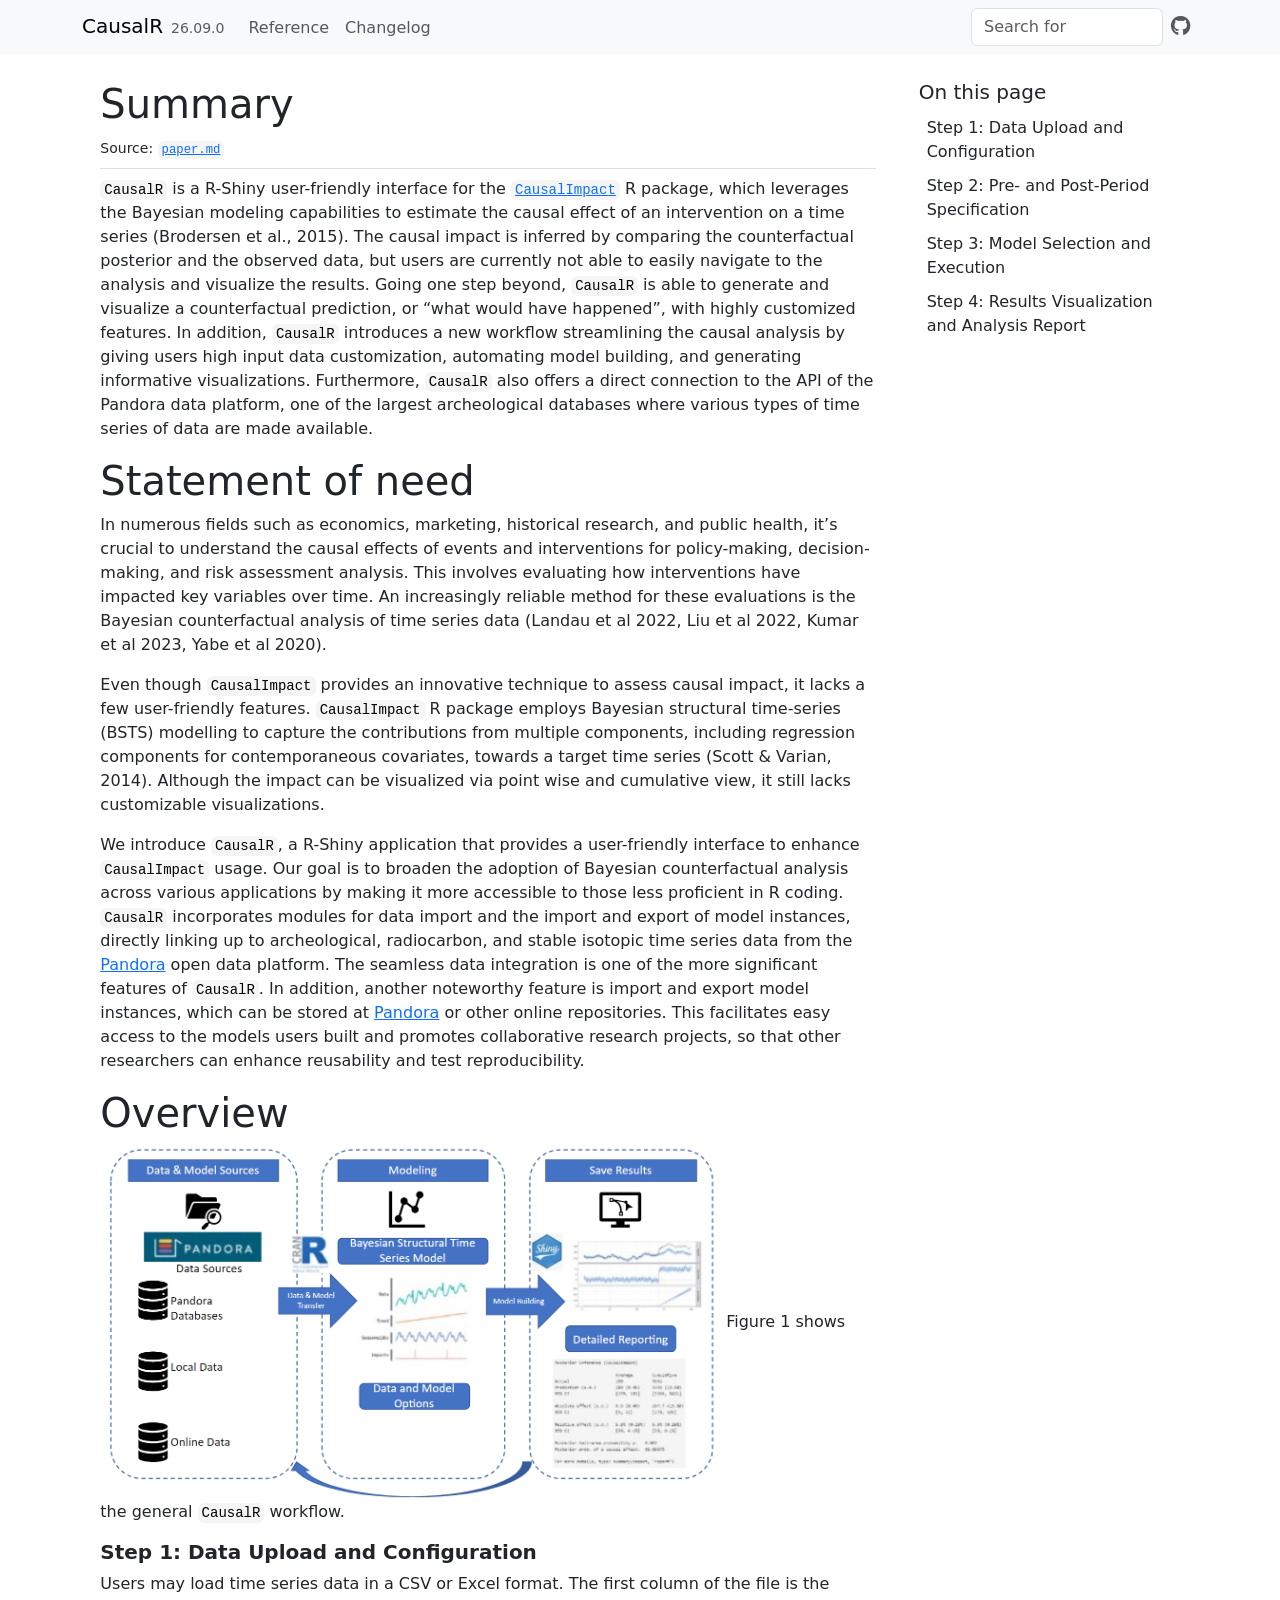
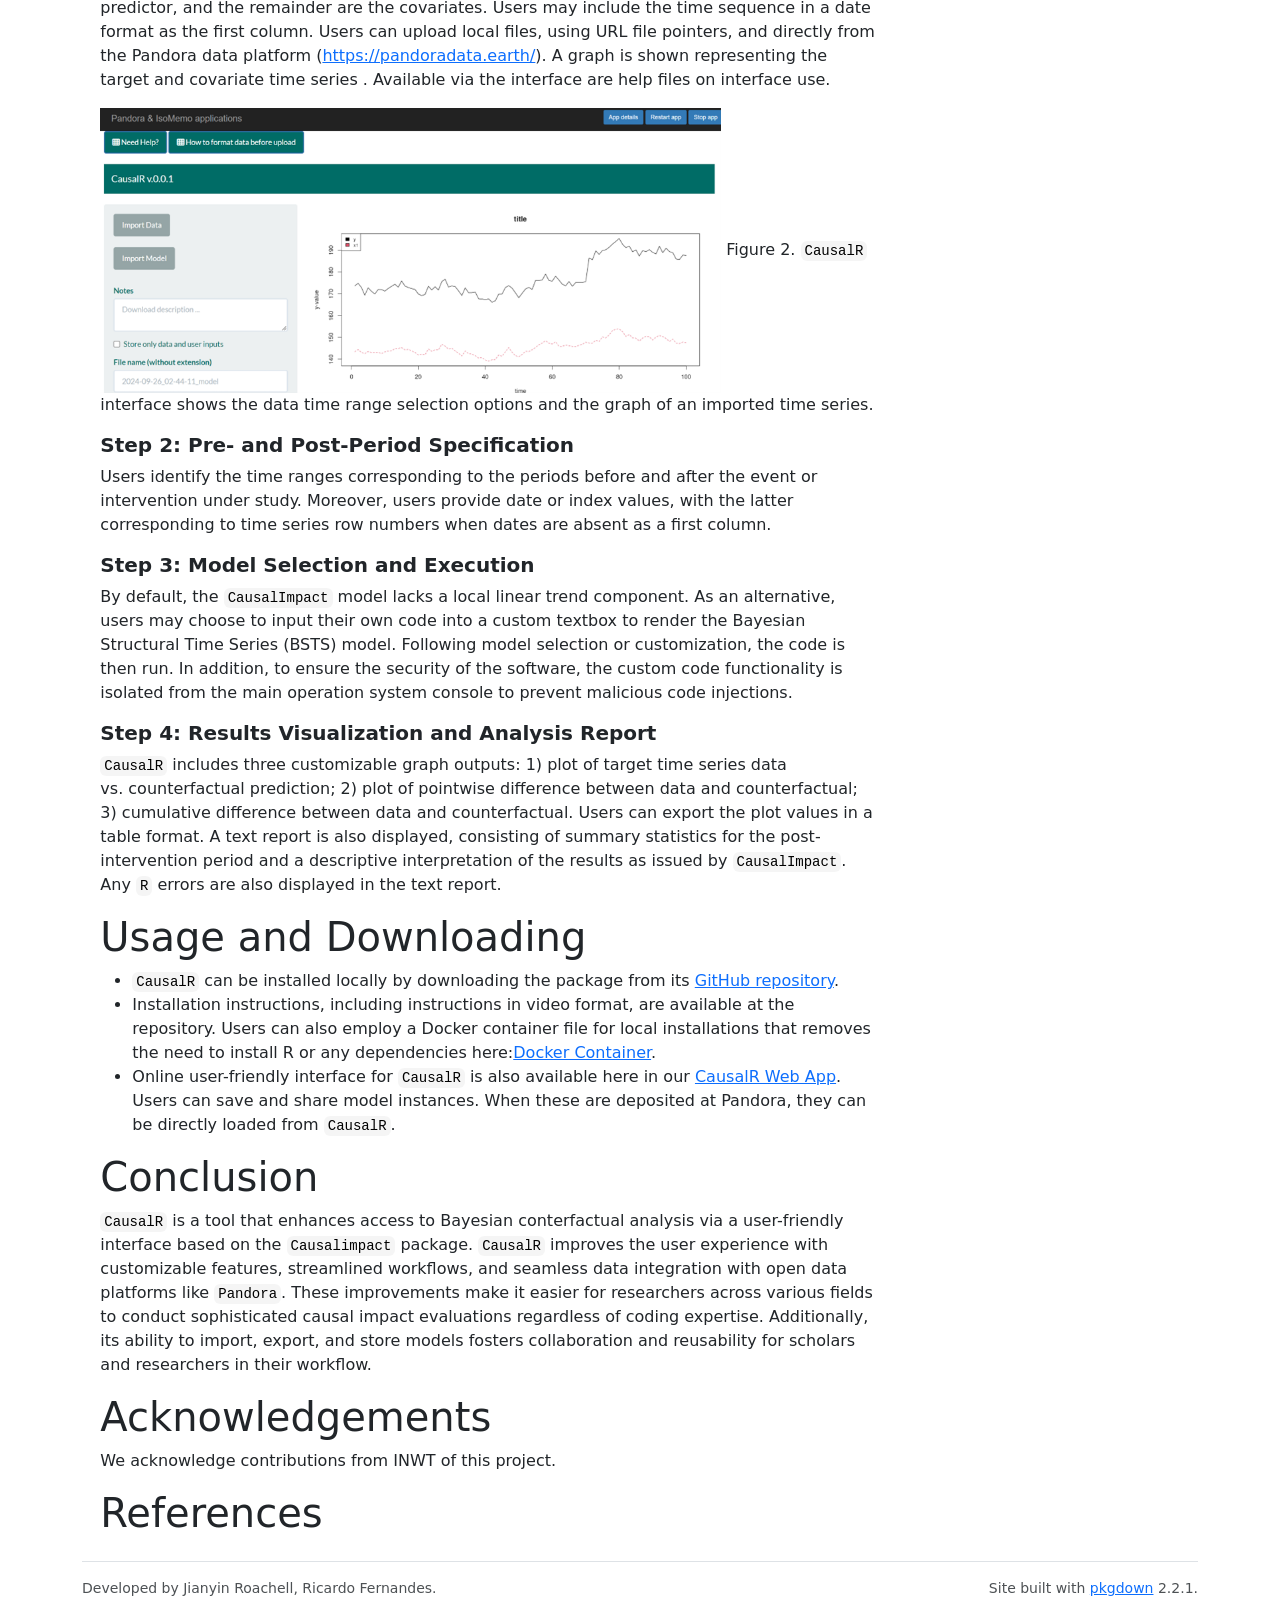
<file: paper.html>
<!DOCTYPE html>
<!-- Generated by pkgdown: do not edit by hand --><html lang="en"><head><meta http-equiv="Content-Type" content="text/html; charset=UTF-8"><meta charset="utf-8"><meta http-equiv="X-UA-Compatible" content="IE=edge"><meta name="viewport" content="width=device-width, initial-scale=1, shrink-to-fit=no"><title>Summary • CausalR</title><script src="deps/jquery-3.6.0/jquery-3.6.0.min.js"></script><meta name="viewport" content="width=device-width, initial-scale=1, shrink-to-fit=no"><link href="deps/bootstrap-5.3.8/bootstrap.min.css" rel="stylesheet"><script src="deps/bootstrap-5.3.8/bootstrap.bundle.min.js"></script><link href="deps/font-awesome-6.5.2/css/all.min.css" rel="stylesheet"><link href="deps/font-awesome-6.5.2/css/v4-shims.min.css" rel="stylesheet"><script src="deps/headroom-0.11.0/headroom.min.js"></script><script src="deps/headroom-0.11.0/jQuery.headroom.min.js"></script><script src="deps/bootstrap-toc-1.0.1/bootstrap-toc.min.js"></script><script src="deps/clipboard.js-2.0.11/clipboard.min.js"></script><script src="deps/search-1.0.0/autocomplete.jquery.min.js"></script><script src="deps/search-1.0.0/fuse.min.js"></script><script src="deps/search-1.0.0/mark.min.js"></script><!-- pkgdown --><script src="pkgdown.js"></script><meta property="og:title" content="Summary"></head><body>
    <a href="#main" class="visually-hidden-focusable">Skip to contents</a>


    <nav class="navbar navbar-expand-lg fixed-top bg-light" data-bs-theme="light" aria-label="Site navigation"><div class="container">

    <a class="navbar-brand me-2" href="index.html">CausalR</a>

    <small class="nav-text text-muted me-auto" data-bs-toggle="tooltip" data-bs-placement="bottom" title="">26.09.0</small>


    <button class="navbar-toggler" type="button" data-bs-toggle="collapse" data-bs-target="#navbar" aria-controls="navbar" aria-expanded="false" aria-label="Toggle navigation">
      <span class="navbar-toggler-icon"></span>
    </button>

    <div id="navbar" class="collapse navbar-collapse ms-3">
      <ul class="navbar-nav me-auto"><li class="nav-item"><a class="nav-link" href="reference/index.html">Reference</a></li>
<li class="nav-item"><a class="nav-link" href="news/index.html">Changelog</a></li>
      </ul><ul class="navbar-nav"><li class="nav-item"><form class="form-inline" role="search">
 <input class="form-control" type="search" name="search-input" id="search-input" autocomplete="off" aria-label="Search site" placeholder="Search for" data-search-index="search.json"></form></li>
<li class="nav-item"><a class="external-link nav-link" href="https://github.com/Pandora-IsoMemo/CausalR/" aria-label="GitHub"><span class="fa fab fa-github fa-lg"></span></a></li>
      </ul></div>


  </div>
</nav><div class="container template-title-body">
<div class="row">
  <main id="main" class="col-md-9"><div class="page-header">

      <h1>Summary</h1>
      <small class="dont-index">Source: <a href="https://github.com/Pandora-IsoMemo/CausalR/blob/main/paper.md" class="external-link"><code>paper.md</code></a></small>
    </div>


<div id="summary" class="section level1">

<p><code>CausalR</code> is a R-Shiny user-friendly interface for the <a href="https://google.github.io/CausalImpact/CausalImpact.html" class="external-link"><code>CausalImpact</code></a> R package, which leverages the Bayesian modeling capabilities to estimate the causal effect of an intervention on a time series (Brodersen et al., 2015). The causal impact is inferred by comparing the counterfactual posterior and the observed data, but users are currently not able to easily navigate to the analysis and visualize the results. Going one step beyond, <code>CausalR</code> is able to generate and visualize a counterfactual prediction, or “what would have happened”, with highly customized features. In addition, <code>CausalR</code> introduces a new workflow streamlining the causal analysis by giving users high input data customization, automating model building, and generating informative visualizations. Furthermore, <code>CausalR</code> also offers a direct connection to the API of the Pandora data platform, one of the largest archeological databases where various types of time series of data are made available.</p>
</div>
<div class="section level1">
<h1 id="statement-of-need">Statement of need<a class="anchor" aria-label="anchor" href="#statement-of-need"></a></h1>
<p>In numerous fields such as economics, marketing, historical research, and public health, it’s crucial to understand the causal effects of events and interventions for policy-making, decision-making, and risk assessment analysis. This involves evaluating how interventions have impacted key variables over time. An increasingly reliable method for these evaluations is the Bayesian counterfactual analysis of time series data (Landau et al 2022, Liu et al 2022, Kumar et al 2023, Yabe et al 2020).</p>
<p>Even though <code>CausalImpact</code> provides an innovative technique to assess causal impact, it lacks a few user-friendly features. <code>CausalImpact</code> R package employs Bayesian structural time-series (BSTS) modelling to capture the contributions from multiple components, including regression components for contemporaneous covariates, towards a target time series (Scott &amp; Varian, 2014). Although the impact can be visualized via point wise and cumulative view, it still lacks customizable visualizations.</p>
<p>We introduce <code>CausalR</code>, a R-Shiny application that provides a user-friendly interface to enhance <code>CausalImpact</code> usage. Our goal is to broaden the adoption of Bayesian counterfactual analysis across various applications by making it more accessible to those less proficient in R coding. <code>CausalR</code> incorporates modules for data import and the import and export of model instances, directly linking up to archeological, radiocarbon, and stable isotopic time series data from the <a href="https://pandoradata.earth/" class="external-link">Pandora</a> open data platform. The seamless data integration is one of the more significant features of <code>CausalR</code>. In addition, another noteworthy feature is import and export model instances, which can be stored at <a href="https://pandoradata.earth/" class="external-link">Pandora</a> or other online repositories. This facilitates easy access to the models users built and promotes collaborative research projects, so that other researchers can enhance reusability and test reproducibility.</p>
</div>
<div class="section level1">
<h1 id="overview">Overview<a class="anchor" aria-label="anchor" href="#overview"></a></h1>
<p><img src="causalr_workflow.png" style="width:80.0%" alt="The proposed workflow of CausalR."> Figure 1 shows the general <code>CausalR</code> workflow.</p>
<div class="section level3">
<h3 id="step-1-data-upload-and-configuration">Step 1: Data Upload and Configuration<a class="anchor" aria-label="anchor" href="#step-1-data-upload-and-configuration"></a></h3>
<p>Users may load time series data in a CSV or Excel format. The first column of the file is the predictor, and the remainder are the covariates. Users may include the time sequence in a date format as the first column. Users can upload local files, using URL file pointers, and directly from the Pandora data platform (<a href="https://pandoradata.earth/" class="external-link uri">https://pandoradata.earth/</a>). A graph is shown representing the target and covariate time series . Available via the interface are help files on interface use.</p>
<p><img src="causalr_interface.png" style="width:80.0%" alt="An example of CausalR’s interface."> Figure 2. <code>CausalR</code> interface shows the data time range selection options and the graph of an imported time series.</p>
</div>
<div class="section level3">
<h3 id="step-2-pre--and-post-period-specification">Step 2: Pre- and Post-Period Specification<a class="anchor" aria-label="anchor" href="#step-2-pre--and-post-period-specification"></a></h3>
<p>Users identify the time ranges corresponding to the periods before and after the event or intervention under study. Moreover, users provide date or index values, with the latter corresponding to time series row numbers when dates are absent as a first column.</p>
</div>
<div class="section level3">
<h3 id="step-3-model-selection-and-execution">Step 3: Model Selection and Execution<a class="anchor" aria-label="anchor" href="#step-3-model-selection-and-execution"></a></h3>
<p>By default, the <code>CausalImpact</code> model lacks a local linear trend component. As an alternative, users may choose to input their own code into a custom textbox to render the Bayesian Structural Time Series (BSTS) model. Following model selection or customization, the code is then run. In addition, to ensure the security of the software, the custom code functionality is isolated from the main operation system console to prevent malicious code injections.</p>
</div>
<div class="section level3">
<h3 id="step-4-results-visualization-and-analysis-report">Step 4: Results Visualization and Analysis Report<a class="anchor" aria-label="anchor" href="#step-4-results-visualization-and-analysis-report"></a></h3>
<p><code>CausalR</code> includes three customizable graph outputs: 1) plot of target time series data vs. counterfactual prediction; 2) plot of pointwise difference between data and counterfactual; 3) cumulative difference between data and counterfactual. Users can export the plot values in a table format. A text report is also displayed, consisting of summary statistics for the post-intervention period and a descriptive interpretation of the results as issued by <code>CausalImpact</code>. Any <code>R</code> errors are also displayed in the text report.</p>
</div>
</div>
<div class="section level1">
<h1 id="usage-and-downloading">Usage and Downloading<a class="anchor" aria-label="anchor" href="#usage-and-downloading"></a></h1>
<ul><li>
<code>CausalR</code> can be installed locally by downloading the package from its <a href="https://github.com/Pandora-IsoMemo/CausalR" class="external-link">GitHub repository</a>.</li>
<li>Installation instructions, including instructions in video format, are available at the repository. Users can also employ a Docker container file for local installations that removes the need to install R or any dependencies here:<a href="https://github.com/Pandora-IsoMemo/CausalR/blob/main/Dockerfile" class="external-link">Docker Container</a>.</li>
<li>Online user-friendly interface for <code>CausalR</code> is also available here in our <a href="https://isomemoapp.com/app/causalr" class="external-link">CausalR Web App</a>. Users can save and share model instances. When these are deposited at Pandora, they can be directly loaded from <code>CausalR</code>.</li>
</ul></div>
<div class="section level1">
<h1 id="conclusion">Conclusion<a class="anchor" aria-label="anchor" href="#conclusion"></a></h1>
<p><code>CausalR</code> is a tool that enhances access to Bayesian conterfactual analysis via a user-friendly interface based on the <code>Causalimpact</code> package. <code>CausalR</code> improves the user experience with customizable features, streamlined workflows, and seamless data integration with open data platforms like <code>Pandora</code>. These improvements make it easier for researchers across various fields to conduct sophisticated causal impact evaluations regardless of coding expertise. Additionally, its ability to import, export, and store models fosters collaboration and reusability for scholars and researchers in their workflow.</p>
</div>
<div class="section level1">
<h1 id="acknowledgements">Acknowledgements<a class="anchor" aria-label="anchor" href="#acknowledgements"></a></h1>
<p>We acknowledge contributions from INWT of this project.</p>
</div>
<div class="section level1">
<h1 id="references">References<a class="anchor" aria-label="anchor" href="#references"></a></h1>
</div>


  </main><aside class="col-md-3"><nav id="toc" aria-label="Table of contents"><h2>On this page</h2>
    </nav></aside></div>


    <footer><div class="pkgdown-footer-left">
  <p>Developed by Jianyin Roachell, Ricardo Fernandes.</p>
</div>

<div class="pkgdown-footer-right">
  <p>Site built with <a href="https://pkgdown.r-lib.org/" class="external-link">pkgdown</a> 2.2.1.</p>
</div>

    </footer></div>





  </body></html>
</file>
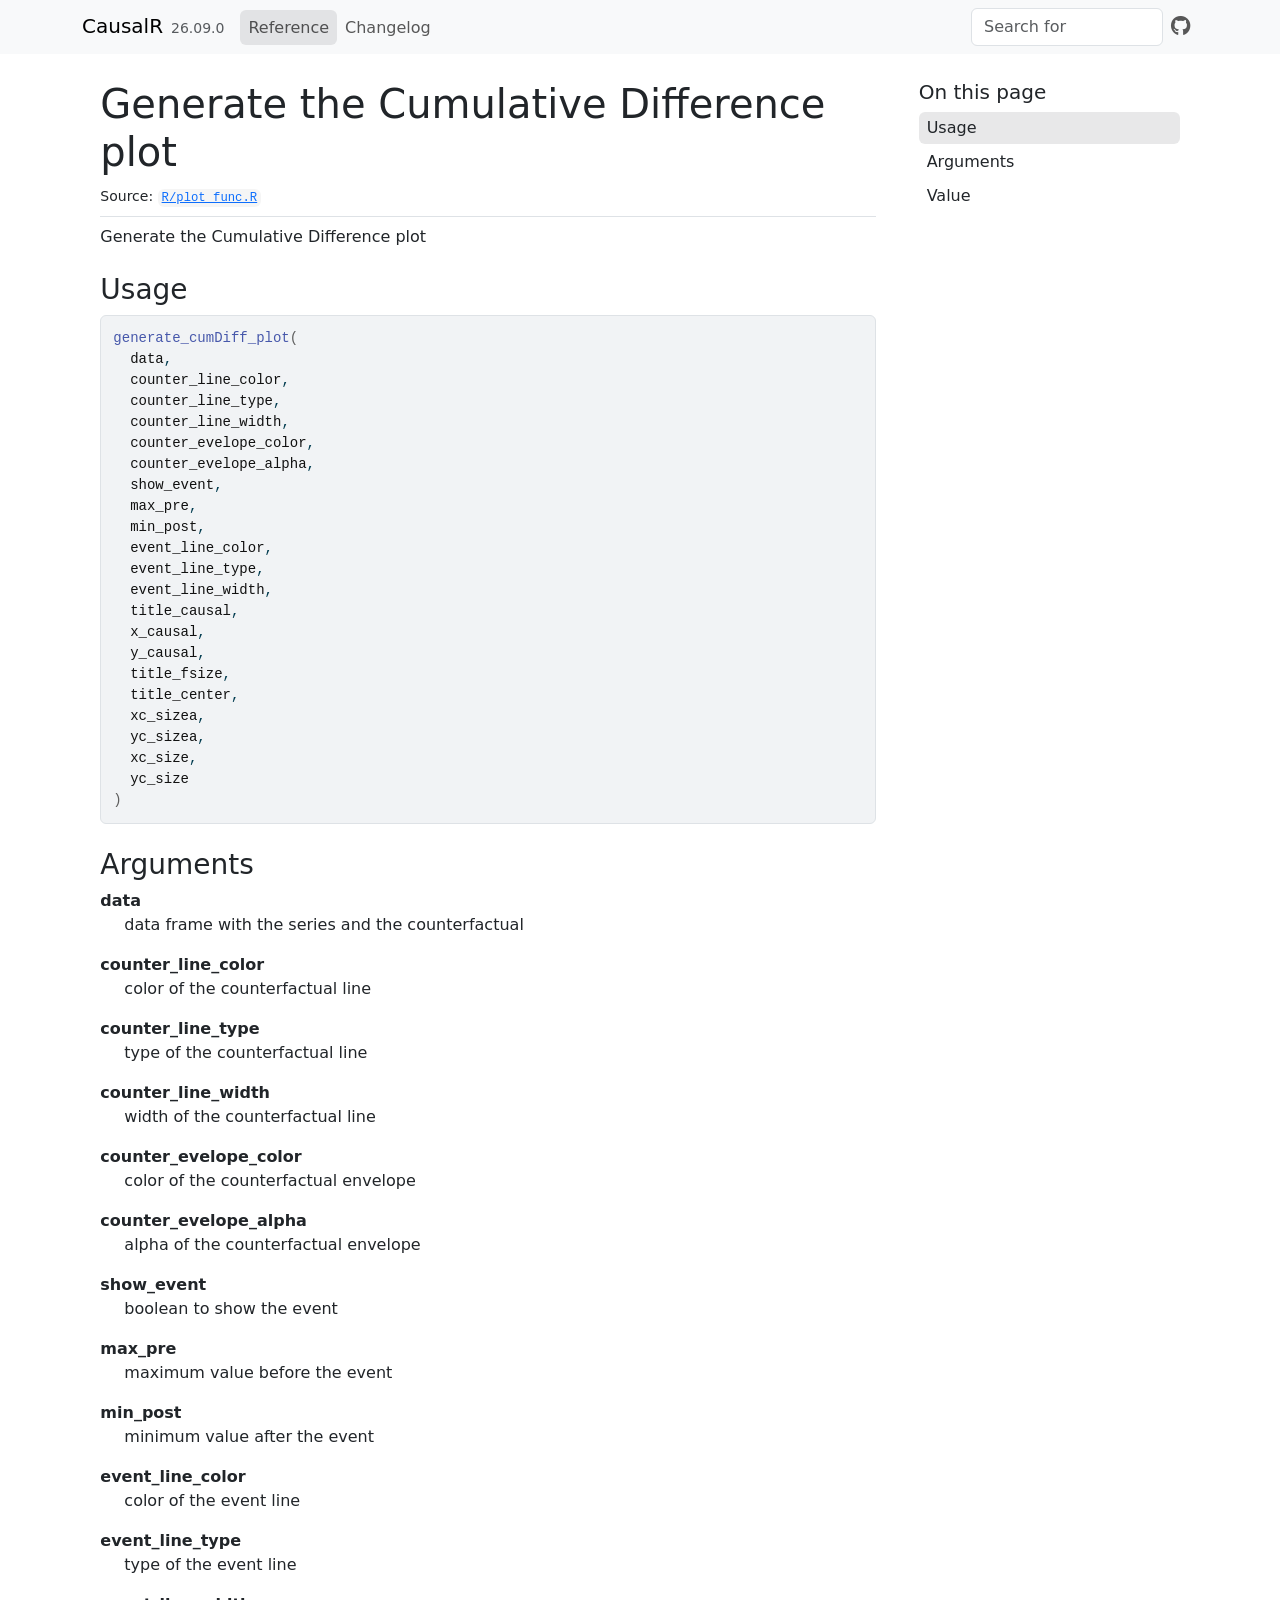
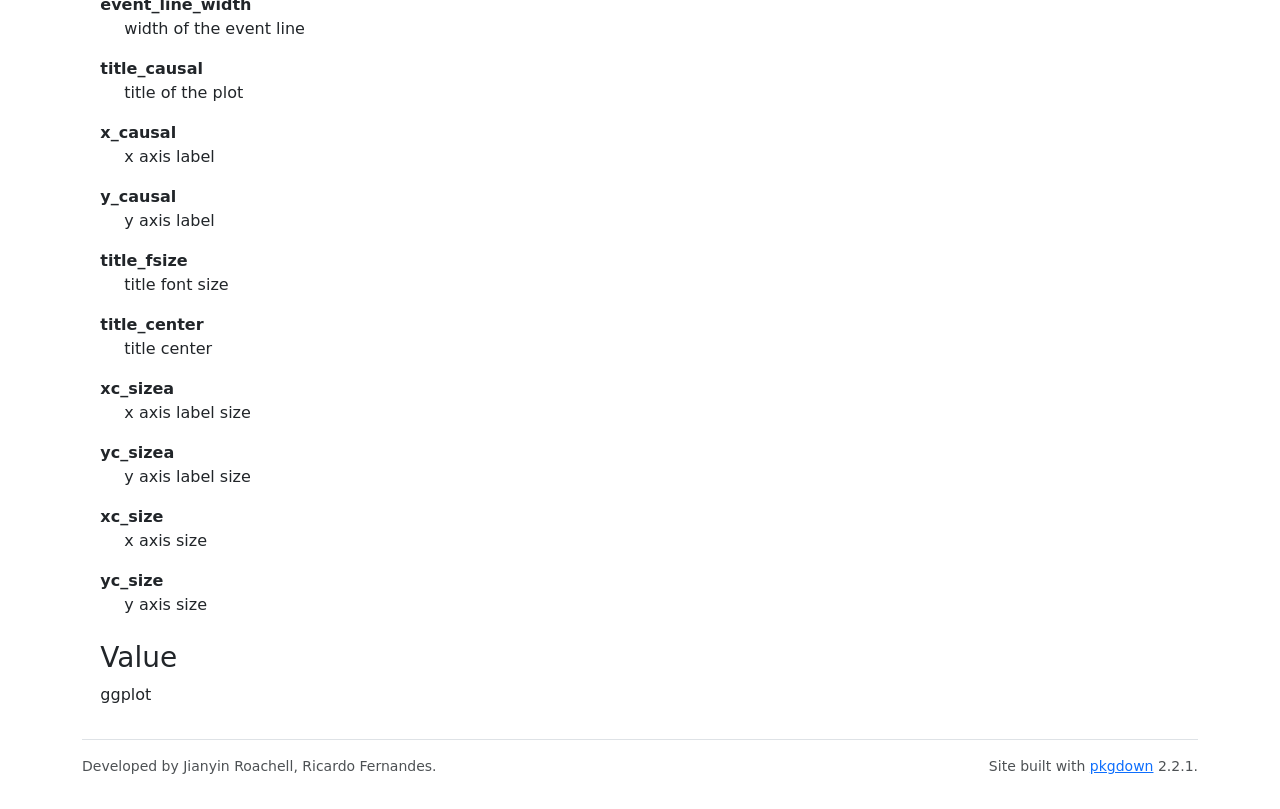
<file: reference/generate_cumDiff_plot.html>
<!DOCTYPE html>
<!-- Generated by pkgdown: do not edit by hand --><html lang="en"><head><meta http-equiv="Content-Type" content="text/html; charset=UTF-8"><meta charset="utf-8"><meta http-equiv="X-UA-Compatible" content="IE=edge"><meta name="viewport" content="width=device-width, initial-scale=1, shrink-to-fit=no"><title>Generate the Cumulative Difference plot — generate_cumDiff_plot • CausalR</title><script src="../deps/jquery-3.6.0/jquery-3.6.0.min.js"></script><meta name="viewport" content="width=device-width, initial-scale=1, shrink-to-fit=no"><link href="../deps/bootstrap-5.3.8/bootstrap.min.css" rel="stylesheet"><script src="../deps/bootstrap-5.3.8/bootstrap.bundle.min.js"></script><link href="../deps/font-awesome-6.5.2/css/all.min.css" rel="stylesheet"><link href="../deps/font-awesome-6.5.2/css/v4-shims.min.css" rel="stylesheet"><script src="../deps/headroom-0.11.0/headroom.min.js"></script><script src="../deps/headroom-0.11.0/jQuery.headroom.min.js"></script><script src="../deps/bootstrap-toc-1.0.1/bootstrap-toc.min.js"></script><script src="../deps/clipboard.js-2.0.11/clipboard.min.js"></script><script src="../deps/search-1.0.0/autocomplete.jquery.min.js"></script><script src="../deps/search-1.0.0/fuse.min.js"></script><script src="../deps/search-1.0.0/mark.min.js"></script><!-- pkgdown --><script src="../pkgdown.js"></script><meta property="og:title" content="Generate the Cumulative Difference plot — generate_cumDiff_plot"><meta name="description" content="Generate the Cumulative Difference plot"><meta property="og:description" content="Generate the Cumulative Difference plot"></head><body>
    <a href="#main" class="visually-hidden-focusable">Skip to contents</a>


    <nav class="navbar navbar-expand-lg fixed-top bg-light" data-bs-theme="light" aria-label="Site navigation"><div class="container">

    <a class="navbar-brand me-2" href="../index.html">CausalR</a>

    <small class="nav-text text-muted me-auto" data-bs-toggle="tooltip" data-bs-placement="bottom" title="">26.09.0</small>


    <button class="navbar-toggler" type="button" data-bs-toggle="collapse" data-bs-target="#navbar" aria-controls="navbar" aria-expanded="false" aria-label="Toggle navigation">
      <span class="navbar-toggler-icon"></span>
    </button>

    <div id="navbar" class="collapse navbar-collapse ms-3">
      <ul class="navbar-nav me-auto"><li class="active nav-item"><a class="nav-link" href="../reference/index.html">Reference</a></li>
<li class="nav-item"><a class="nav-link" href="../news/index.html">Changelog</a></li>
      </ul><ul class="navbar-nav"><li class="nav-item"><form class="form-inline" role="search">
 <input class="form-control" type="search" name="search-input" id="search-input" autocomplete="off" aria-label="Search site" placeholder="Search for" data-search-index="../search.json"></form></li>
<li class="nav-item"><a class="external-link nav-link" href="https://github.com/Pandora-IsoMemo/CausalR/" aria-label="GitHub"><span class="fa fab fa-github fa-lg"></span></a></li>
      </ul></div>


  </div>
</nav><div class="container template-reference-topic">
<div class="row">
  <main id="main" class="col-md-9"><div class="page-header">

      <h1>Generate the Cumulative Difference plot</h1>
      <small class="dont-index">Source: <a href="https://github.com/Pandora-IsoMemo/CausalR/blob/main/R/plot_func.R" class="external-link"><code>R/plot_func.R</code></a></small>
      <div class="d-none name"><code>generate_cumDiff_plot.Rd</code></div>
    </div>

    <div class="ref-description section level2">
    <p>Generate the Cumulative Difference plot</p>
    </div>

    <div class="section level2">
    <h2 id="ref-usage">Usage<a class="anchor" aria-label="anchor" href="#ref-usage"></a></h2>
    <div class="sourceCode"><pre class="sourceCode r"><code><span><span class="fu">generate_cumDiff_plot</span><span class="op">(</span></span>
<span>  <span class="va">data</span>,</span>
<span>  <span class="va">counter_line_color</span>,</span>
<span>  <span class="va">counter_line_type</span>,</span>
<span>  <span class="va">counter_line_width</span>,</span>
<span>  <span class="va">counter_evelope_color</span>,</span>
<span>  <span class="va">counter_evelope_alpha</span>,</span>
<span>  <span class="va">show_event</span>,</span>
<span>  <span class="va">max_pre</span>,</span>
<span>  <span class="va">min_post</span>,</span>
<span>  <span class="va">event_line_color</span>,</span>
<span>  <span class="va">event_line_type</span>,</span>
<span>  <span class="va">event_line_width</span>,</span>
<span>  <span class="va">title_causal</span>,</span>
<span>  <span class="va">x_causal</span>,</span>
<span>  <span class="va">y_causal</span>,</span>
<span>  <span class="va">title_fsize</span>,</span>
<span>  <span class="va">title_center</span>,</span>
<span>  <span class="va">xc_sizea</span>,</span>
<span>  <span class="va">yc_sizea</span>,</span>
<span>  <span class="va">xc_size</span>,</span>
<span>  <span class="va">yc_size</span></span>
<span><span class="op">)</span></span></code></pre></div>
    </div>

    <div class="section level2">
    <h2 id="arguments">Arguments<a class="anchor" aria-label="anchor" href="#arguments"></a></h2>


<dl><dt id="arg-data">data<a class="anchor" aria-label="anchor" href="#arg-data"></a></dt>
<dd><p>data frame with the series and the counterfactual</p></dd>


<dt id="arg-counter-line-color">counter_line_color<a class="anchor" aria-label="anchor" href="#arg-counter-line-color"></a></dt>
<dd><p>color of the counterfactual line</p></dd>


<dt id="arg-counter-line-type">counter_line_type<a class="anchor" aria-label="anchor" href="#arg-counter-line-type"></a></dt>
<dd><p>type of the counterfactual line</p></dd>


<dt id="arg-counter-line-width">counter_line_width<a class="anchor" aria-label="anchor" href="#arg-counter-line-width"></a></dt>
<dd><p>width of the counterfactual line</p></dd>


<dt id="arg-counter-evelope-color">counter_evelope_color<a class="anchor" aria-label="anchor" href="#arg-counter-evelope-color"></a></dt>
<dd><p>color of the counterfactual envelope</p></dd>


<dt id="arg-counter-evelope-alpha">counter_evelope_alpha<a class="anchor" aria-label="anchor" href="#arg-counter-evelope-alpha"></a></dt>
<dd><p>alpha of the counterfactual envelope</p></dd>


<dt id="arg-show-event">show_event<a class="anchor" aria-label="anchor" href="#arg-show-event"></a></dt>
<dd><p>boolean to show the event</p></dd>


<dt id="arg-max-pre">max_pre<a class="anchor" aria-label="anchor" href="#arg-max-pre"></a></dt>
<dd><p>maximum value before the event</p></dd>


<dt id="arg-min-post">min_post<a class="anchor" aria-label="anchor" href="#arg-min-post"></a></dt>
<dd><p>minimum value after the event</p></dd>


<dt id="arg-event-line-color">event_line_color<a class="anchor" aria-label="anchor" href="#arg-event-line-color"></a></dt>
<dd><p>color of the event line</p></dd>


<dt id="arg-event-line-type">event_line_type<a class="anchor" aria-label="anchor" href="#arg-event-line-type"></a></dt>
<dd><p>type of the event line</p></dd>


<dt id="arg-event-line-width">event_line_width<a class="anchor" aria-label="anchor" href="#arg-event-line-width"></a></dt>
<dd><p>width of the event line</p></dd>


<dt id="arg-title-causal">title_causal<a class="anchor" aria-label="anchor" href="#arg-title-causal"></a></dt>
<dd><p>title of the plot</p></dd>


<dt id="arg-x-causal">x_causal<a class="anchor" aria-label="anchor" href="#arg-x-causal"></a></dt>
<dd><p>x axis label</p></dd>


<dt id="arg-y-causal">y_causal<a class="anchor" aria-label="anchor" href="#arg-y-causal"></a></dt>
<dd><p>y axis label</p></dd>


<dt id="arg-title-fsize">title_fsize<a class="anchor" aria-label="anchor" href="#arg-title-fsize"></a></dt>
<dd><p>title font size</p></dd>


<dt id="arg-title-center">title_center<a class="anchor" aria-label="anchor" href="#arg-title-center"></a></dt>
<dd><p>title center</p></dd>


<dt id="arg-xc-sizea">xc_sizea<a class="anchor" aria-label="anchor" href="#arg-xc-sizea"></a></dt>
<dd><p>x axis label size</p></dd>


<dt id="arg-yc-sizea">yc_sizea<a class="anchor" aria-label="anchor" href="#arg-yc-sizea"></a></dt>
<dd><p>y axis label size</p></dd>


<dt id="arg-xc-size">xc_size<a class="anchor" aria-label="anchor" href="#arg-xc-size"></a></dt>
<dd><p>x axis size</p></dd>


<dt id="arg-yc-size">yc_size<a class="anchor" aria-label="anchor" href="#arg-yc-size"></a></dt>
<dd><p>y axis size</p></dd>

</dl></div>
    <div class="section level2">
    <h2 id="value">Value<a class="anchor" aria-label="anchor" href="#value"></a></h2>
    <p>ggplot</p>
    </div>

  </main><aside class="col-md-3"><nav id="toc" aria-label="Table of contents"><h2>On this page</h2>
    </nav></aside></div>


    <footer><div class="pkgdown-footer-left">
  <p>Developed by Jianyin Roachell, Ricardo Fernandes.</p>
</div>

<div class="pkgdown-footer-right">
  <p>Site built with <a href="https://pkgdown.r-lib.org/" class="external-link">pkgdown</a> 2.2.1.</p>
</div>

    </footer></div>





  </body></html>
</file>
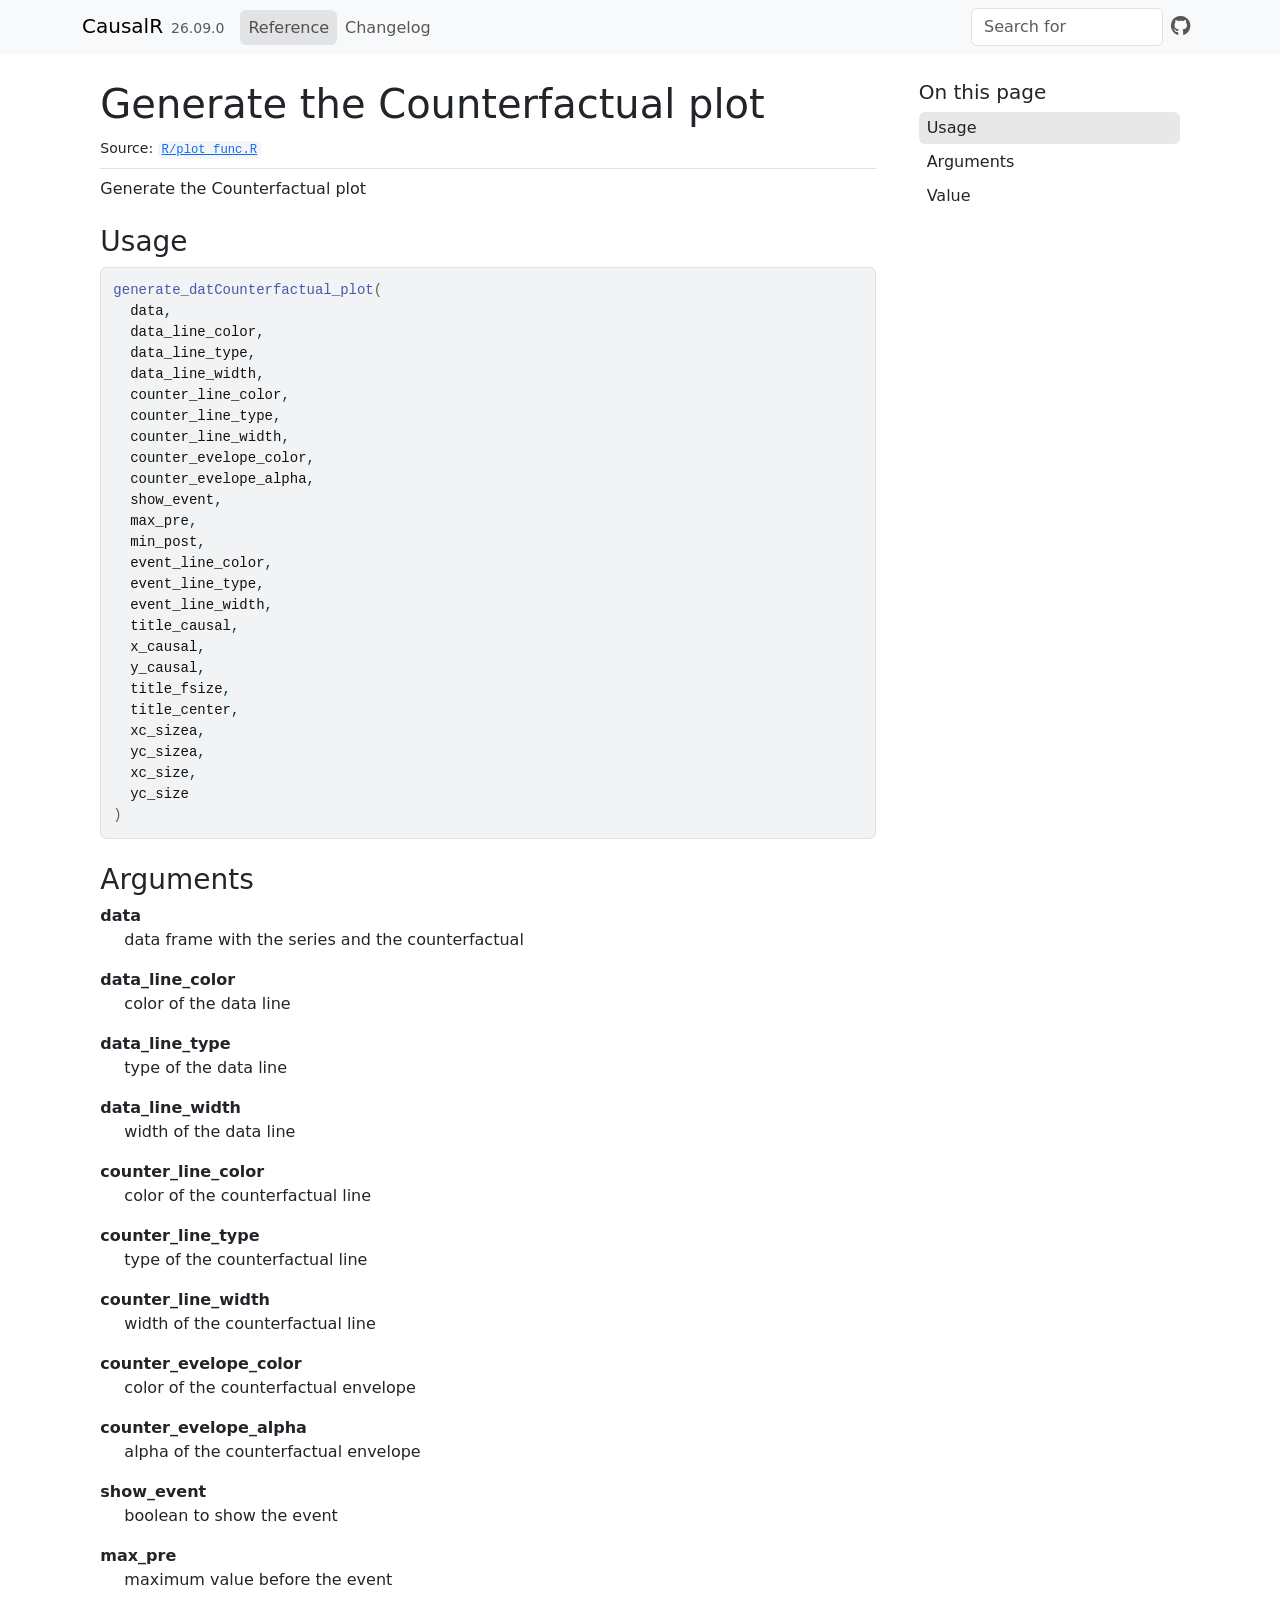
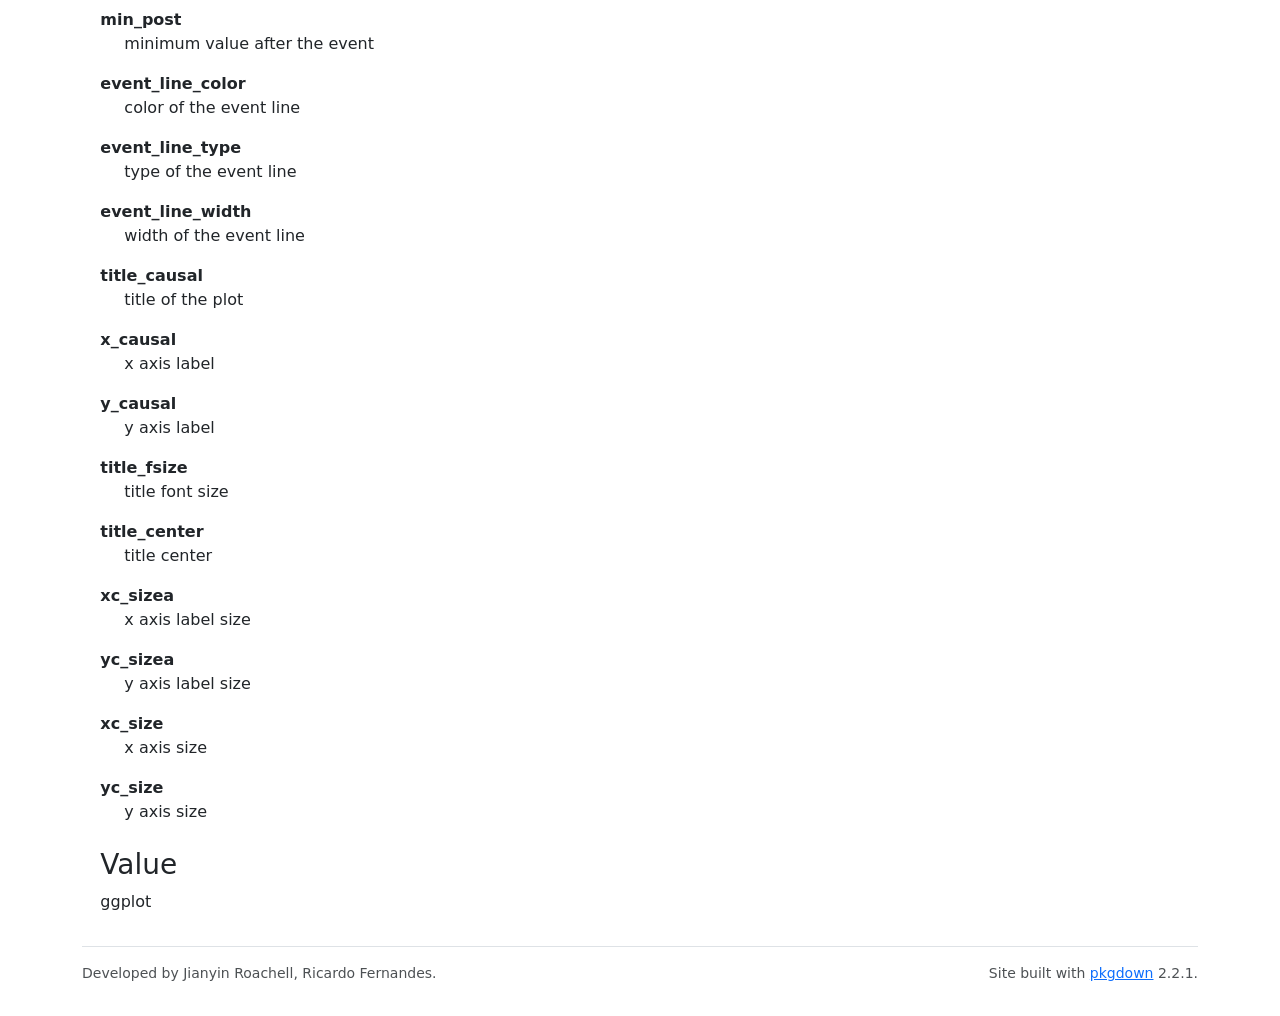
<file: reference/generate_datCounterfactual_plot.html>
<!DOCTYPE html>
<!-- Generated by pkgdown: do not edit by hand --><html lang="en"><head><meta http-equiv="Content-Type" content="text/html; charset=UTF-8"><meta charset="utf-8"><meta http-equiv="X-UA-Compatible" content="IE=edge"><meta name="viewport" content="width=device-width, initial-scale=1, shrink-to-fit=no"><title>Generate the Counterfactual plot — generate_datCounterfactual_plot • CausalR</title><script src="../deps/jquery-3.6.0/jquery-3.6.0.min.js"></script><meta name="viewport" content="width=device-width, initial-scale=1, shrink-to-fit=no"><link href="../deps/bootstrap-5.3.8/bootstrap.min.css" rel="stylesheet"><script src="../deps/bootstrap-5.3.8/bootstrap.bundle.min.js"></script><link href="../deps/font-awesome-6.5.2/css/all.min.css" rel="stylesheet"><link href="../deps/font-awesome-6.5.2/css/v4-shims.min.css" rel="stylesheet"><script src="../deps/headroom-0.11.0/headroom.min.js"></script><script src="../deps/headroom-0.11.0/jQuery.headroom.min.js"></script><script src="../deps/bootstrap-toc-1.0.1/bootstrap-toc.min.js"></script><script src="../deps/clipboard.js-2.0.11/clipboard.min.js"></script><script src="../deps/search-1.0.0/autocomplete.jquery.min.js"></script><script src="../deps/search-1.0.0/fuse.min.js"></script><script src="../deps/search-1.0.0/mark.min.js"></script><!-- pkgdown --><script src="../pkgdown.js"></script><meta property="og:title" content="Generate the Counterfactual plot — generate_datCounterfactual_plot"><meta name="description" content="Generate the Counterfactual plot"><meta property="og:description" content="Generate the Counterfactual plot"></head><body>
    <a href="#main" class="visually-hidden-focusable">Skip to contents</a>


    <nav class="navbar navbar-expand-lg fixed-top bg-light" data-bs-theme="light" aria-label="Site navigation"><div class="container">

    <a class="navbar-brand me-2" href="../index.html">CausalR</a>

    <small class="nav-text text-muted me-auto" data-bs-toggle="tooltip" data-bs-placement="bottom" title="">26.09.0</small>


    <button class="navbar-toggler" type="button" data-bs-toggle="collapse" data-bs-target="#navbar" aria-controls="navbar" aria-expanded="false" aria-label="Toggle navigation">
      <span class="navbar-toggler-icon"></span>
    </button>

    <div id="navbar" class="collapse navbar-collapse ms-3">
      <ul class="navbar-nav me-auto"><li class="active nav-item"><a class="nav-link" href="../reference/index.html">Reference</a></li>
<li class="nav-item"><a class="nav-link" href="../news/index.html">Changelog</a></li>
      </ul><ul class="navbar-nav"><li class="nav-item"><form class="form-inline" role="search">
 <input class="form-control" type="search" name="search-input" id="search-input" autocomplete="off" aria-label="Search site" placeholder="Search for" data-search-index="../search.json"></form></li>
<li class="nav-item"><a class="external-link nav-link" href="https://github.com/Pandora-IsoMemo/CausalR/" aria-label="GitHub"><span class="fa fab fa-github fa-lg"></span></a></li>
      </ul></div>


  </div>
</nav><div class="container template-reference-topic">
<div class="row">
  <main id="main" class="col-md-9"><div class="page-header">

      <h1>Generate the Counterfactual plot</h1>
      <small class="dont-index">Source: <a href="https://github.com/Pandora-IsoMemo/CausalR/blob/main/R/plot_func.R" class="external-link"><code>R/plot_func.R</code></a></small>
      <div class="d-none name"><code>generate_datCounterfactual_plot.Rd</code></div>
    </div>

    <div class="ref-description section level2">
    <p>Generate the Counterfactual plot</p>
    </div>

    <div class="section level2">
    <h2 id="ref-usage">Usage<a class="anchor" aria-label="anchor" href="#ref-usage"></a></h2>
    <div class="sourceCode"><pre class="sourceCode r"><code><span><span class="fu">generate_datCounterfactual_plot</span><span class="op">(</span></span>
<span>  <span class="va">data</span>,</span>
<span>  <span class="va">data_line_color</span>,</span>
<span>  <span class="va">data_line_type</span>,</span>
<span>  <span class="va">data_line_width</span>,</span>
<span>  <span class="va">counter_line_color</span>,</span>
<span>  <span class="va">counter_line_type</span>,</span>
<span>  <span class="va">counter_line_width</span>,</span>
<span>  <span class="va">counter_evelope_color</span>,</span>
<span>  <span class="va">counter_evelope_alpha</span>,</span>
<span>  <span class="va">show_event</span>,</span>
<span>  <span class="va">max_pre</span>,</span>
<span>  <span class="va">min_post</span>,</span>
<span>  <span class="va">event_line_color</span>,</span>
<span>  <span class="va">event_line_type</span>,</span>
<span>  <span class="va">event_line_width</span>,</span>
<span>  <span class="va">title_causal</span>,</span>
<span>  <span class="va">x_causal</span>,</span>
<span>  <span class="va">y_causal</span>,</span>
<span>  <span class="va">title_fsize</span>,</span>
<span>  <span class="va">title_center</span>,</span>
<span>  <span class="va">xc_sizea</span>,</span>
<span>  <span class="va">yc_sizea</span>,</span>
<span>  <span class="va">xc_size</span>,</span>
<span>  <span class="va">yc_size</span></span>
<span><span class="op">)</span></span></code></pre></div>
    </div>

    <div class="section level2">
    <h2 id="arguments">Arguments<a class="anchor" aria-label="anchor" href="#arguments"></a></h2>


<dl><dt id="arg-data">data<a class="anchor" aria-label="anchor" href="#arg-data"></a></dt>
<dd><p>data frame with the series and the counterfactual</p></dd>


<dt id="arg-data-line-color">data_line_color<a class="anchor" aria-label="anchor" href="#arg-data-line-color"></a></dt>
<dd><p>color of the data line</p></dd>


<dt id="arg-data-line-type">data_line_type<a class="anchor" aria-label="anchor" href="#arg-data-line-type"></a></dt>
<dd><p>type of the data line</p></dd>


<dt id="arg-data-line-width">data_line_width<a class="anchor" aria-label="anchor" href="#arg-data-line-width"></a></dt>
<dd><p>width of the data line</p></dd>


<dt id="arg-counter-line-color">counter_line_color<a class="anchor" aria-label="anchor" href="#arg-counter-line-color"></a></dt>
<dd><p>color of the counterfactual line</p></dd>


<dt id="arg-counter-line-type">counter_line_type<a class="anchor" aria-label="anchor" href="#arg-counter-line-type"></a></dt>
<dd><p>type of the counterfactual line</p></dd>


<dt id="arg-counter-line-width">counter_line_width<a class="anchor" aria-label="anchor" href="#arg-counter-line-width"></a></dt>
<dd><p>width of the counterfactual line</p></dd>


<dt id="arg-counter-evelope-color">counter_evelope_color<a class="anchor" aria-label="anchor" href="#arg-counter-evelope-color"></a></dt>
<dd><p>color of the counterfactual envelope</p></dd>


<dt id="arg-counter-evelope-alpha">counter_evelope_alpha<a class="anchor" aria-label="anchor" href="#arg-counter-evelope-alpha"></a></dt>
<dd><p>alpha of the counterfactual envelope</p></dd>


<dt id="arg-show-event">show_event<a class="anchor" aria-label="anchor" href="#arg-show-event"></a></dt>
<dd><p>boolean to show the event</p></dd>


<dt id="arg-max-pre">max_pre<a class="anchor" aria-label="anchor" href="#arg-max-pre"></a></dt>
<dd><p>maximum value before the event</p></dd>


<dt id="arg-min-post">min_post<a class="anchor" aria-label="anchor" href="#arg-min-post"></a></dt>
<dd><p>minimum value after the event</p></dd>


<dt id="arg-event-line-color">event_line_color<a class="anchor" aria-label="anchor" href="#arg-event-line-color"></a></dt>
<dd><p>color of the event line</p></dd>


<dt id="arg-event-line-type">event_line_type<a class="anchor" aria-label="anchor" href="#arg-event-line-type"></a></dt>
<dd><p>type of the event line</p></dd>


<dt id="arg-event-line-width">event_line_width<a class="anchor" aria-label="anchor" href="#arg-event-line-width"></a></dt>
<dd><p>width of the event line</p></dd>


<dt id="arg-title-causal">title_causal<a class="anchor" aria-label="anchor" href="#arg-title-causal"></a></dt>
<dd><p>title of the plot</p></dd>


<dt id="arg-x-causal">x_causal<a class="anchor" aria-label="anchor" href="#arg-x-causal"></a></dt>
<dd><p>x axis label</p></dd>


<dt id="arg-y-causal">y_causal<a class="anchor" aria-label="anchor" href="#arg-y-causal"></a></dt>
<dd><p>y axis label</p></dd>


<dt id="arg-title-fsize">title_fsize<a class="anchor" aria-label="anchor" href="#arg-title-fsize"></a></dt>
<dd><p>title font size</p></dd>


<dt id="arg-title-center">title_center<a class="anchor" aria-label="anchor" href="#arg-title-center"></a></dt>
<dd><p>title center</p></dd>


<dt id="arg-xc-sizea">xc_sizea<a class="anchor" aria-label="anchor" href="#arg-xc-sizea"></a></dt>
<dd><p>x axis label size</p></dd>


<dt id="arg-yc-sizea">yc_sizea<a class="anchor" aria-label="anchor" href="#arg-yc-sizea"></a></dt>
<dd><p>y axis label size</p></dd>


<dt id="arg-xc-size">xc_size<a class="anchor" aria-label="anchor" href="#arg-xc-size"></a></dt>
<dd><p>x axis size</p></dd>


<dt id="arg-yc-size">yc_size<a class="anchor" aria-label="anchor" href="#arg-yc-size"></a></dt>
<dd><p>y axis size</p></dd>

</dl></div>
    <div class="section level2">
    <h2 id="value">Value<a class="anchor" aria-label="anchor" href="#value"></a></h2>
    <p>ggplot</p>
    </div>

  </main><aside class="col-md-3"><nav id="toc" aria-label="Table of contents"><h2>On this page</h2>
    </nav></aside></div>


    <footer><div class="pkgdown-footer-left">
  <p>Developed by Jianyin Roachell, Ricardo Fernandes.</p>
</div>

<div class="pkgdown-footer-right">
  <p>Site built with <a href="https://pkgdown.r-lib.org/" class="external-link">pkgdown</a> 2.2.1.</p>
</div>

    </footer></div>





  </body></html>
</file>
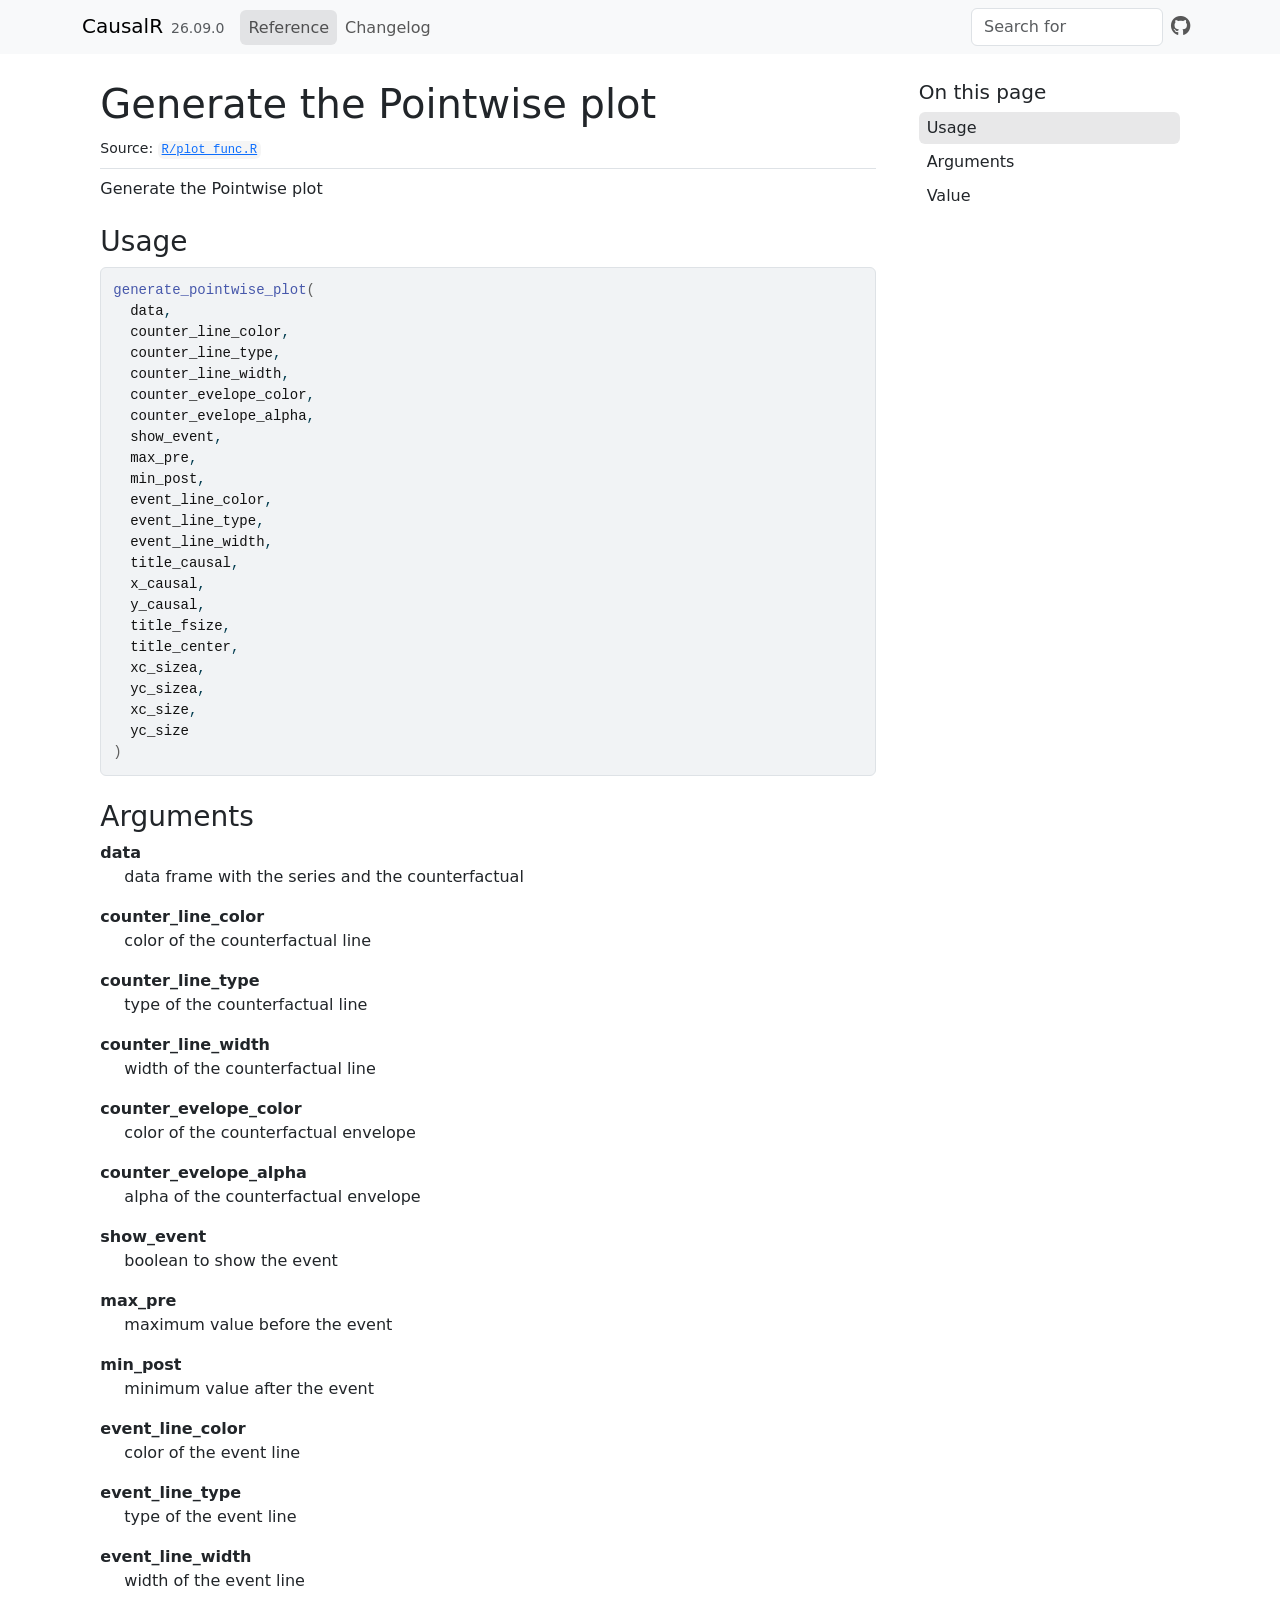
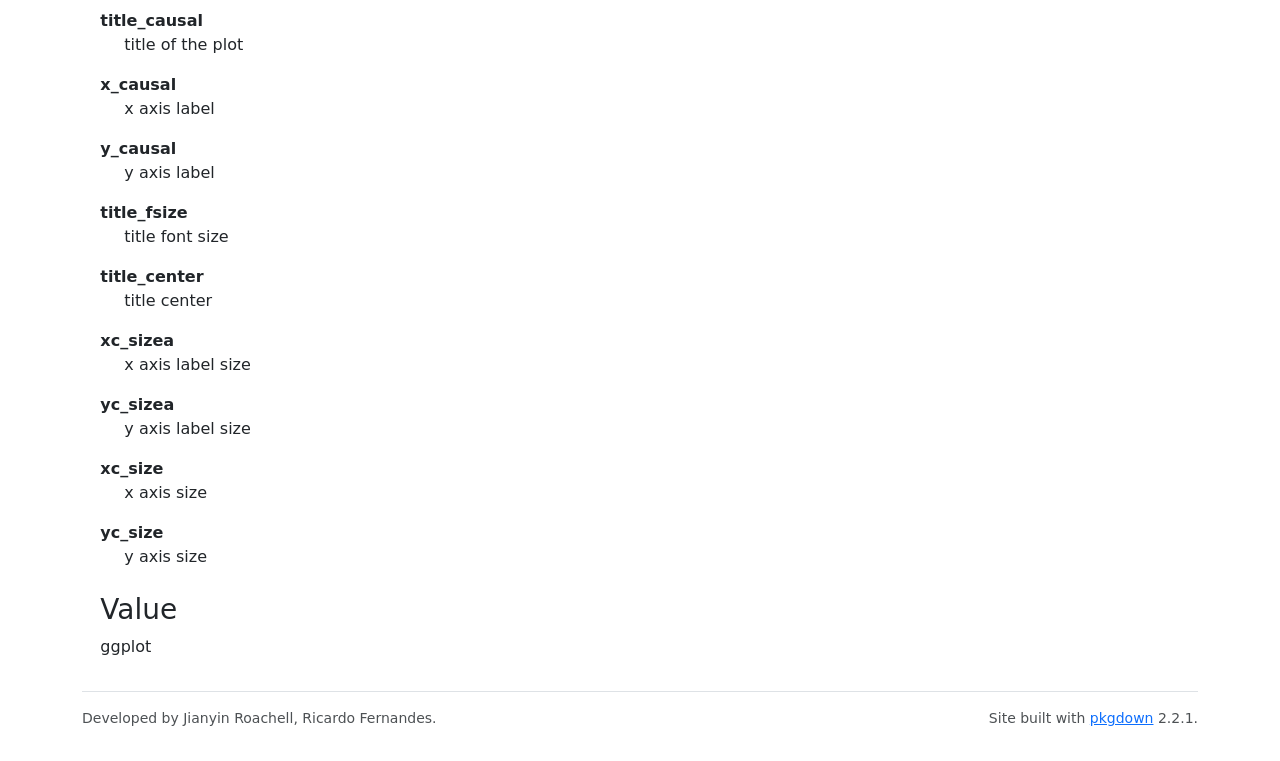
<file: reference/generate_pointwise_plot.html>
<!DOCTYPE html>
<!-- Generated by pkgdown: do not edit by hand --><html lang="en"><head><meta http-equiv="Content-Type" content="text/html; charset=UTF-8"><meta charset="utf-8"><meta http-equiv="X-UA-Compatible" content="IE=edge"><meta name="viewport" content="width=device-width, initial-scale=1, shrink-to-fit=no"><title>Generate the Pointwise plot — generate_pointwise_plot • CausalR</title><script src="../deps/jquery-3.6.0/jquery-3.6.0.min.js"></script><meta name="viewport" content="width=device-width, initial-scale=1, shrink-to-fit=no"><link href="../deps/bootstrap-5.3.8/bootstrap.min.css" rel="stylesheet"><script src="../deps/bootstrap-5.3.8/bootstrap.bundle.min.js"></script><link href="../deps/font-awesome-6.5.2/css/all.min.css" rel="stylesheet"><link href="../deps/font-awesome-6.5.2/css/v4-shims.min.css" rel="stylesheet"><script src="../deps/headroom-0.11.0/headroom.min.js"></script><script src="../deps/headroom-0.11.0/jQuery.headroom.min.js"></script><script src="../deps/bootstrap-toc-1.0.1/bootstrap-toc.min.js"></script><script src="../deps/clipboard.js-2.0.11/clipboard.min.js"></script><script src="../deps/search-1.0.0/autocomplete.jquery.min.js"></script><script src="../deps/search-1.0.0/fuse.min.js"></script><script src="../deps/search-1.0.0/mark.min.js"></script><!-- pkgdown --><script src="../pkgdown.js"></script><meta property="og:title" content="Generate the Pointwise plot — generate_pointwise_plot"><meta name="description" content="Generate the Pointwise plot"><meta property="og:description" content="Generate the Pointwise plot"></head><body>
    <a href="#main" class="visually-hidden-focusable">Skip to contents</a>


    <nav class="navbar navbar-expand-lg fixed-top bg-light" data-bs-theme="light" aria-label="Site navigation"><div class="container">

    <a class="navbar-brand me-2" href="../index.html">CausalR</a>

    <small class="nav-text text-muted me-auto" data-bs-toggle="tooltip" data-bs-placement="bottom" title="">26.09.0</small>


    <button class="navbar-toggler" type="button" data-bs-toggle="collapse" data-bs-target="#navbar" aria-controls="navbar" aria-expanded="false" aria-label="Toggle navigation">
      <span class="navbar-toggler-icon"></span>
    </button>

    <div id="navbar" class="collapse navbar-collapse ms-3">
      <ul class="navbar-nav me-auto"><li class="active nav-item"><a class="nav-link" href="../reference/index.html">Reference</a></li>
<li class="nav-item"><a class="nav-link" href="../news/index.html">Changelog</a></li>
      </ul><ul class="navbar-nav"><li class="nav-item"><form class="form-inline" role="search">
 <input class="form-control" type="search" name="search-input" id="search-input" autocomplete="off" aria-label="Search site" placeholder="Search for" data-search-index="../search.json"></form></li>
<li class="nav-item"><a class="external-link nav-link" href="https://github.com/Pandora-IsoMemo/CausalR/" aria-label="GitHub"><span class="fa fab fa-github fa-lg"></span></a></li>
      </ul></div>


  </div>
</nav><div class="container template-reference-topic">
<div class="row">
  <main id="main" class="col-md-9"><div class="page-header">

      <h1>Generate the Pointwise plot</h1>
      <small class="dont-index">Source: <a href="https://github.com/Pandora-IsoMemo/CausalR/blob/main/R/plot_func.R" class="external-link"><code>R/plot_func.R</code></a></small>
      <div class="d-none name"><code>generate_pointwise_plot.Rd</code></div>
    </div>

    <div class="ref-description section level2">
    <p>Generate the Pointwise plot</p>
    </div>

    <div class="section level2">
    <h2 id="ref-usage">Usage<a class="anchor" aria-label="anchor" href="#ref-usage"></a></h2>
    <div class="sourceCode"><pre class="sourceCode r"><code><span><span class="fu">generate_pointwise_plot</span><span class="op">(</span></span>
<span>  <span class="va">data</span>,</span>
<span>  <span class="va">counter_line_color</span>,</span>
<span>  <span class="va">counter_line_type</span>,</span>
<span>  <span class="va">counter_line_width</span>,</span>
<span>  <span class="va">counter_evelope_color</span>,</span>
<span>  <span class="va">counter_evelope_alpha</span>,</span>
<span>  <span class="va">show_event</span>,</span>
<span>  <span class="va">max_pre</span>,</span>
<span>  <span class="va">min_post</span>,</span>
<span>  <span class="va">event_line_color</span>,</span>
<span>  <span class="va">event_line_type</span>,</span>
<span>  <span class="va">event_line_width</span>,</span>
<span>  <span class="va">title_causal</span>,</span>
<span>  <span class="va">x_causal</span>,</span>
<span>  <span class="va">y_causal</span>,</span>
<span>  <span class="va">title_fsize</span>,</span>
<span>  <span class="va">title_center</span>,</span>
<span>  <span class="va">xc_sizea</span>,</span>
<span>  <span class="va">yc_sizea</span>,</span>
<span>  <span class="va">xc_size</span>,</span>
<span>  <span class="va">yc_size</span></span>
<span><span class="op">)</span></span></code></pre></div>
    </div>

    <div class="section level2">
    <h2 id="arguments">Arguments<a class="anchor" aria-label="anchor" href="#arguments"></a></h2>


<dl><dt id="arg-data">data<a class="anchor" aria-label="anchor" href="#arg-data"></a></dt>
<dd><p>data frame with the series and the counterfactual</p></dd>


<dt id="arg-counter-line-color">counter_line_color<a class="anchor" aria-label="anchor" href="#arg-counter-line-color"></a></dt>
<dd><p>color of the counterfactual line</p></dd>


<dt id="arg-counter-line-type">counter_line_type<a class="anchor" aria-label="anchor" href="#arg-counter-line-type"></a></dt>
<dd><p>type of the counterfactual line</p></dd>


<dt id="arg-counter-line-width">counter_line_width<a class="anchor" aria-label="anchor" href="#arg-counter-line-width"></a></dt>
<dd><p>width of the counterfactual line</p></dd>


<dt id="arg-counter-evelope-color">counter_evelope_color<a class="anchor" aria-label="anchor" href="#arg-counter-evelope-color"></a></dt>
<dd><p>color of the counterfactual envelope</p></dd>


<dt id="arg-counter-evelope-alpha">counter_evelope_alpha<a class="anchor" aria-label="anchor" href="#arg-counter-evelope-alpha"></a></dt>
<dd><p>alpha of the counterfactual envelope</p></dd>


<dt id="arg-show-event">show_event<a class="anchor" aria-label="anchor" href="#arg-show-event"></a></dt>
<dd><p>boolean to show the event</p></dd>


<dt id="arg-max-pre">max_pre<a class="anchor" aria-label="anchor" href="#arg-max-pre"></a></dt>
<dd><p>maximum value before the event</p></dd>


<dt id="arg-min-post">min_post<a class="anchor" aria-label="anchor" href="#arg-min-post"></a></dt>
<dd><p>minimum value after the event</p></dd>


<dt id="arg-event-line-color">event_line_color<a class="anchor" aria-label="anchor" href="#arg-event-line-color"></a></dt>
<dd><p>color of the event line</p></dd>


<dt id="arg-event-line-type">event_line_type<a class="anchor" aria-label="anchor" href="#arg-event-line-type"></a></dt>
<dd><p>type of the event line</p></dd>


<dt id="arg-event-line-width">event_line_width<a class="anchor" aria-label="anchor" href="#arg-event-line-width"></a></dt>
<dd><p>width of the event line</p></dd>


<dt id="arg-title-causal">title_causal<a class="anchor" aria-label="anchor" href="#arg-title-causal"></a></dt>
<dd><p>title of the plot</p></dd>


<dt id="arg-x-causal">x_causal<a class="anchor" aria-label="anchor" href="#arg-x-causal"></a></dt>
<dd><p>x axis label</p></dd>


<dt id="arg-y-causal">y_causal<a class="anchor" aria-label="anchor" href="#arg-y-causal"></a></dt>
<dd><p>y axis label</p></dd>


<dt id="arg-title-fsize">title_fsize<a class="anchor" aria-label="anchor" href="#arg-title-fsize"></a></dt>
<dd><p>title font size</p></dd>


<dt id="arg-title-center">title_center<a class="anchor" aria-label="anchor" href="#arg-title-center"></a></dt>
<dd><p>title center</p></dd>


<dt id="arg-xc-sizea">xc_sizea<a class="anchor" aria-label="anchor" href="#arg-xc-sizea"></a></dt>
<dd><p>x axis label size</p></dd>


<dt id="arg-yc-sizea">yc_sizea<a class="anchor" aria-label="anchor" href="#arg-yc-sizea"></a></dt>
<dd><p>y axis label size</p></dd>


<dt id="arg-xc-size">xc_size<a class="anchor" aria-label="anchor" href="#arg-xc-size"></a></dt>
<dd><p>x axis size</p></dd>


<dt id="arg-yc-size">yc_size<a class="anchor" aria-label="anchor" href="#arg-yc-size"></a></dt>
<dd><p>y axis size</p></dd>

</dl></div>
    <div class="section level2">
    <h2 id="value">Value<a class="anchor" aria-label="anchor" href="#value"></a></h2>
    <p>ggplot</p>
    </div>

  </main><aside class="col-md-3"><nav id="toc" aria-label="Table of contents"><h2>On this page</h2>
    </nav></aside></div>


    <footer><div class="pkgdown-footer-left">
  <p>Developed by Jianyin Roachell, Ricardo Fernandes.</p>
</div>

<div class="pkgdown-footer-right">
  <p>Site built with <a href="https://pkgdown.r-lib.org/" class="external-link">pkgdown</a> 2.2.1.</p>
</div>

    </footer></div>





  </body></html>
</file>
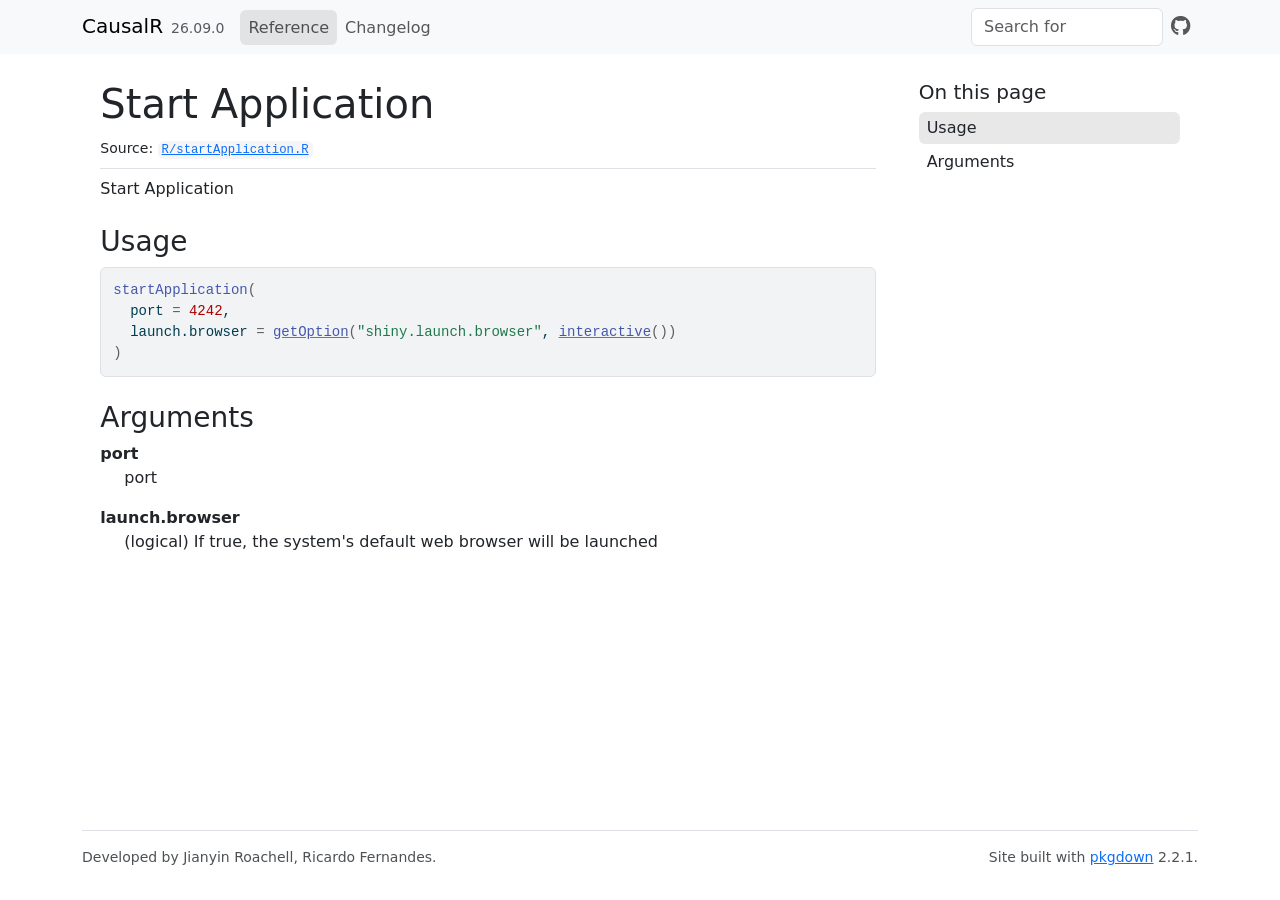
<file: reference/startApplication.html>
<!DOCTYPE html>
<!-- Generated by pkgdown: do not edit by hand --><html lang="en"><head><meta http-equiv="Content-Type" content="text/html; charset=UTF-8"><meta charset="utf-8"><meta http-equiv="X-UA-Compatible" content="IE=edge"><meta name="viewport" content="width=device-width, initial-scale=1, shrink-to-fit=no"><title>Start Application — startApplication • CausalR</title><script src="../deps/jquery-3.6.0/jquery-3.6.0.min.js"></script><meta name="viewport" content="width=device-width, initial-scale=1, shrink-to-fit=no"><link href="../deps/bootstrap-5.3.8/bootstrap.min.css" rel="stylesheet"><script src="../deps/bootstrap-5.3.8/bootstrap.bundle.min.js"></script><link href="../deps/font-awesome-6.5.2/css/all.min.css" rel="stylesheet"><link href="../deps/font-awesome-6.5.2/css/v4-shims.min.css" rel="stylesheet"><script src="../deps/headroom-0.11.0/headroom.min.js"></script><script src="../deps/headroom-0.11.0/jQuery.headroom.min.js"></script><script src="../deps/bootstrap-toc-1.0.1/bootstrap-toc.min.js"></script><script src="../deps/clipboard.js-2.0.11/clipboard.min.js"></script><script src="../deps/search-1.0.0/autocomplete.jquery.min.js"></script><script src="../deps/search-1.0.0/fuse.min.js"></script><script src="../deps/search-1.0.0/mark.min.js"></script><!-- pkgdown --><script src="../pkgdown.js"></script><meta property="og:title" content="Start Application — startApplication"><meta name="description" content="Start Application"><meta property="og:description" content="Start Application"></head><body>
    <a href="#main" class="visually-hidden-focusable">Skip to contents</a>


    <nav class="navbar navbar-expand-lg fixed-top bg-light" data-bs-theme="light" aria-label="Site navigation"><div class="container">

    <a class="navbar-brand me-2" href="../index.html">CausalR</a>

    <small class="nav-text text-muted me-auto" data-bs-toggle="tooltip" data-bs-placement="bottom" title="">26.09.0</small>


    <button class="navbar-toggler" type="button" data-bs-toggle="collapse" data-bs-target="#navbar" aria-controls="navbar" aria-expanded="false" aria-label="Toggle navigation">
      <span class="navbar-toggler-icon"></span>
    </button>

    <div id="navbar" class="collapse navbar-collapse ms-3">
      <ul class="navbar-nav me-auto"><li class="active nav-item"><a class="nav-link" href="../reference/index.html">Reference</a></li>
<li class="nav-item"><a class="nav-link" href="../news/index.html">Changelog</a></li>
      </ul><ul class="navbar-nav"><li class="nav-item"><form class="form-inline" role="search">
 <input class="form-control" type="search" name="search-input" id="search-input" autocomplete="off" aria-label="Search site" placeholder="Search for" data-search-index="../search.json"></form></li>
<li class="nav-item"><a class="external-link nav-link" href="https://github.com/Pandora-IsoMemo/CausalR/" aria-label="GitHub"><span class="fa fab fa-github fa-lg"></span></a></li>
      </ul></div>


  </div>
</nav><div class="container template-reference-topic">
<div class="row">
  <main id="main" class="col-md-9"><div class="page-header">

      <h1>Start Application</h1>
      <small class="dont-index">Source: <a href="https://github.com/Pandora-IsoMemo/CausalR/blob/main/R/startApplication.R" class="external-link"><code>R/startApplication.R</code></a></small>
      <div class="d-none name"><code>startApplication.Rd</code></div>
    </div>

    <div class="ref-description section level2">
    <p>Start Application</p>
    </div>

    <div class="section level2">
    <h2 id="ref-usage">Usage<a class="anchor" aria-label="anchor" href="#ref-usage"></a></h2>
    <div class="sourceCode"><pre class="sourceCode r"><code><span><span class="fu">startApplication</span><span class="op">(</span></span>
<span>  port <span class="op">=</span> <span class="fl">4242</span>,</span>
<span>  launch.browser <span class="op">=</span> <span class="fu"><a href="https://rdrr.io/r/base/options.html" class="external-link">getOption</a></span><span class="op">(</span><span class="st">"shiny.launch.browser"</span>, <span class="fu"><a href="https://rdrr.io/r/base/interactive.html" class="external-link">interactive</a></span><span class="op">(</span><span class="op">)</span><span class="op">)</span></span>
<span><span class="op">)</span></span></code></pre></div>
    </div>

    <div class="section level2">
    <h2 id="arguments">Arguments<a class="anchor" aria-label="anchor" href="#arguments"></a></h2>


<dl><dt id="arg-port">port<a class="anchor" aria-label="anchor" href="#arg-port"></a></dt>
<dd><p>port</p></dd>


<dt id="arg-launch-browser">launch.browser<a class="anchor" aria-label="anchor" href="#arg-launch-browser"></a></dt>
<dd><p>(logical) If true, the system's default web browser will be launched</p></dd>

</dl></div>

  </main><aside class="col-md-3"><nav id="toc" aria-label="Table of contents"><h2>On this page</h2>
    </nav></aside></div>


    <footer><div class="pkgdown-footer-left">
  <p>Developed by Jianyin Roachell, Ricardo Fernandes.</p>
</div>

<div class="pkgdown-footer-right">
  <p>Site built with <a href="https://pkgdown.r-lib.org/" class="external-link">pkgdown</a> 2.2.1.</p>
</div>

    </footer></div>





  </body></html>
</file>
<file: deps/font-awesome-6.5.2/css/v4-shims.min.css>
/*!
 * Font Awesome Free 6.5.2 by @fontawesome - https://fontawesome.com
 * License - https://fontawesome.com/license/free (Icons: CC BY 4.0, Fonts: SIL OFL 1.1, Code: MIT License)
 * Copyright 2024 Fonticons, Inc.
 */
.fa.fa-glass:before{content:"\f000"}.fa.fa-envelope-o{font-family:"Font Awesome 6 Free";font-weight:400}.fa.fa-envelope-o:before{content:"\f0e0"}.fa.fa-star-o{font-family:"Font Awesome 6 Free";font-weight:400}.fa.fa-star-o:before{content:"\f005"}.fa.fa-close:before,.fa.fa-remove:before{content:"\f00d"}.fa.fa-gear:before{content:"\f013"}.fa.fa-trash-o{font-family:"Font Awesome 6 Free";font-weight:400}.fa.fa-trash-o:before{content:"\f2ed"}.fa.fa-home:before{content:"\f015"}.fa.fa-file-o{font-family:"Font Awesome 6 Free";font-weight:400}.fa.fa-file-o:before{content:"\f15b"}.fa.fa-clock-o{font-family:"Font Awesome 6 Free";font-weight:400}.fa.fa-clock-o:before{content:"\f017"}.fa.fa-arrow-circle-o-down{font-family:"Font Awesome 6 Free";font-weight:400}.fa.fa-arrow-circle-o-down:before{content:"\f358"}.fa.fa-arrow-circle-o-up{font-family:"Font Awesome 6 Free";font-weight:400}.fa.fa-arrow-circle-o-up:before{content:"\f35b"}.fa.fa-play-circle-o{font-family:"Font Awesome 6 Free";font-weight:400}.fa.fa-play-circle-o:before{content:"\f144"}.fa.fa-repeat:before,.fa.fa-rotate-right:before{content:"\f01e"}.fa.fa-refresh:before{content:"\f021"}.fa.fa-list-alt{font-family:"Font Awesome 6 Free";font-weight:400}.fa.fa-list-alt:before{content:"\f022"}.fa.fa-dedent:before{content:"\f03b"}.fa.fa-video-camera:before{content:"\f03d"}.fa.fa-picture-o{font-family:"Font Awesome 6 Free";font-weight:400}.fa.fa-picture-o:before{content:"\f03e"}.fa.fa-photo{font-family:"Font Awesome 6 Free";font-weight:400}.fa.fa-photo:before{content:"\f03e"}.fa.fa-image{font-family:"Font Awesome 6 Free";font-weight:400}.fa.fa-image:before{content:"\f03e"}.fa.fa-map-marker:before{content:"\f3c5"}.fa.fa-pencil-square-o{font-family:"Font Awesome 6 Free";font-weight:400}.fa.fa-pencil-square-o:before{content:"\f044"}.fa.fa-edit{font-family:"Font Awesome 6 Free";font-weight:400}.fa.fa-edit:before{content:"\f044"}.fa.fa-share-square-o:before{content:"\f14d"}.fa.fa-check-square-o{font-family:"Font Awesome 6 Free";font-weight:400}.fa.fa-check-square-o:before{content:"\f14a"}.fa.fa-arrows:before{content:"\f0b2"}.fa.fa-times-circle-o{font-family:"Font Awesome 6 Free";font-weight:400}.fa.fa-times-circle-o:before{content:"\f057"}.fa.fa-check-circle-o{font-family:"Font Awesome 6 Free";font-weight:400}.fa.fa-check-circle-o:before{content:"\f058"}.fa.fa-mail-forward:before{content:"\f064"}.fa.fa-expand:before{content:"\f424"}.fa.fa-compress:before{content:"\f422"}.fa.fa-eye,.fa.fa-eye-slash{font-family:"Font Awesome 6 Free";font-weight:400}.fa.fa-warning:before{content:"\f071"}.fa.fa-calendar:before{content:"\f073"}.fa.fa-arrows-v:before{content:"\f338"}.fa.fa-arrows-h:before{content:"\f337"}.fa.fa-bar-chart-o:before,.fa.fa-bar-chart:before{content:"\e0e3"}.fa.fa-twitter-square{font-family:"Font Awesome 6 Brands";font-weight:400}.fa.fa-twitter-square:before{content:"\f081"}.fa.fa-facebook-square{font-family:"Font Awesome 6 Brands";font-weight:400}.fa.fa-facebook-square:before{content:"\f082"}.fa.fa-gears:before{content:"\f085"}.fa.fa-thumbs-o-up{font-family:"Font Awesome 6 Free";font-weight:400}.fa.fa-thumbs-o-up:before{content:"\f164"}.fa.fa-thumbs-o-down{font-family:"Font Awesome 6 Free";font-weight:400}.fa.fa-thumbs-o-down:before{content:"\f165"}.fa.fa-heart-o{font-family:"Font Awesome 6 Free";font-weight:400}.fa.fa-heart-o:before{content:"\f004"}.fa.fa-sign-out:before{content:"\f2f5"}.fa.fa-linkedin-square{font-family:"Font Awesome 6 Brands";font-weight:400}.fa.fa-linkedin-square:before{content:"\f08c"}.fa.fa-thumb-tack:before{content:"\f08d"}.fa.fa-external-link:before{content:"\f35d"}.fa.fa-sign-in:before{content:"\f2f6"}.fa.fa-github-square{font-family:"Font Awesome 6 Brands";font-weight:400}.fa.fa-github-square:before{content:"\f092"}.fa.fa-lemon-o{font-family:"Font Awesome 6 Free";font-weight:400}.fa.fa-lemon-o:before{content:"\f094"}.fa.fa-square-o{font-family:"Font Awesome 6 Free";font-weight:400}.fa.fa-square-o:before{content:"\f0c8"}.fa.fa-bookmark-o{font-family:"Font Awesome 6 Free";font-weight:400}.fa.fa-bookmark-o:before{content:"\f02e"}.fa.fa-facebook,.fa.fa-twitter{font-family:"Font Awesome 6 Brands";font-weight:400}.fa.fa-facebook:before{content:"\f39e"}.fa.fa-facebook-f{font-family:"Font Awesome 6 Brands";font-weight:400}.fa.fa-facebook-f:before{content:"\f39e"}.fa.fa-github{font-family:"Font Awesome 6 Brands";font-weight:400}.fa.fa-credit-card{font-family:"Font Awesome 6 Free";font-weight:400}.fa.fa-feed:before{content:"\f09e"}.fa.fa-hdd-o{font-family:"Font Awesome 6 Free";font-weight:400}.fa.fa-hdd-o:before{content:"\f0a0"}.fa.fa-hand-o-right{font-family:"Font Awesome 6 Free";font-weight:400}.fa.fa-hand-o-right:before{content:"\f0a4"}.fa.fa-hand-o-left{font-family:"Font Awesome 6 Free";font-weight:400}.fa.fa-hand-o-left:before{content:"\f0a5"}.fa.fa-hand-o-up{font-family:"Font Awesome 6 Free";font-weight:400}.fa.fa-hand-o-up:before{content:"\f0a6"}.fa.fa-hand-o-down{font-family:"Font Awesome 6 Free";font-weight:400}.fa.fa-hand-o-down:before{content:"\f0a7"}.fa.fa-globe:before{content:"\f57d"}.fa.fa-tasks:before{content:"\f828"}.fa.fa-arrows-alt:before{content:"\f31e"}.fa.fa-group:before{content:"\f0c0"}.fa.fa-chain:before{content:"\f0c1"}.fa.fa-cut:before{content:"\f0c4"}.fa.fa-files-o{font-family:"Font Awesome 6 Free";font-weight:400}.fa.fa-files-o:before{content:"\f0c5"}.fa.fa-floppy-o{font-family:"Font Awesome 6 Free";font-weight:400}.fa.fa-floppy-o:before{content:"\f0c7"}.fa.fa-save{font-family:"Font Awesome 6 Free";font-weight:400}.fa.fa-save:before{content:"\f0c7"}.fa.fa-navicon:before,.fa.fa-reorder:before{content:"\f0c9"}.fa.fa-magic:before{content:"\e2ca"}.fa.fa-pinterest,.fa.fa-pinterest-square{font-family:"Font Awesome 6 Brands";font-weight:400}.fa.fa-pinterest-square:before{content:"\f0d3"}.fa.fa-google-plus-square{font-family:"Font Awesome 6 Brands";font-weight:400}.fa.fa-google-plus-square:before{content:"\f0d4"}.fa.fa-google-plus{font-family:"Font Awesome 6 Brands";font-weight:400}.fa.fa-google-plus:before{content:"\f0d5"}.fa.fa-money:before{content:"\f3d1"}.fa.fa-unsorted:before{content:"\f0dc"}.fa.fa-sort-desc:before{content:"\f0dd"}.fa.fa-sort-asc:before{content:"\f0de"}.fa.fa-linkedin{font-family:"Font Awesome 6 Brands";font-weight:400}.fa.fa-linkedin:before{content:"\f0e1"}.fa.fa-rotate-left:before{content:"\f0e2"}.fa.fa-legal:before{content:"\f0e3"}.fa.fa-dashboard:before,.fa.fa-tachometer:before{content:"\f625"}.fa.fa-comment-o{font-family:"Font Awesome 6 Free";font-weight:400}.fa.fa-comment-o:before{content:"\f075"}.fa.fa-comments-o{font-family:"Font Awesome 6 Free";font-weight:400}.fa.fa-comments-o:before{content:"\f086"}.fa.fa-flash:before{content:"\f0e7"}.fa.fa-clipboard:before{content:"\f0ea"}.fa.fa-lightbulb-o{font-family:"Font Awesome 6 Free";font-weight:400}.fa.fa-lightbulb-o:before{content:"\f0eb"}.fa.fa-exchange:before{content:"\f362"}.fa.fa-cloud-download:before{content:"\f0ed"}.fa.fa-cloud-upload:before{content:"\f0ee"}.fa.fa-bell-o{font-family:"Font Awesome 6 Free";font-weight:400}.fa.fa-bell-o:before{content:"\f0f3"}.fa.fa-cutlery:before{content:"\f2e7"}.fa.fa-file-text-o{font-family:"Font Awesome 6 Free";font-weight:400}.fa.fa-file-text-o:before{content:"\f15c"}.fa.fa-building-o{font-family:"Font Awesome 6 Free";font-weight:400}.fa.fa-building-o:before{content:"\f1ad"}.fa.fa-hospital-o{font-family:"Font Awesome 6 Free";font-weight:400}.fa.fa-hospital-o:before{content:"\f0f8"}.fa.fa-tablet:before{content:"\f3fa"}.fa.fa-mobile-phone:before,.fa.fa-mobile:before{content:"\f3cd"}.fa.fa-circle-o{font-family:"Font Awesome 6 Free";font-weight:400}.fa.fa-circle-o:before{content:"\f111"}.fa.fa-mail-reply:before{content:"\f3e5"}.fa.fa-github-alt{font-family:"Font Awesome 6 Brands";font-weight:400}.fa.fa-folder-o{font-family:"Font Awesome 6 Free";font-weight:400}.fa.fa-folder-o:before{content:"\f07b"}.fa.fa-folder-open-o{font-family:"Font Awesome 6 Free";font-weight:400}.fa.fa-folder-open-o:before{content:"\f07c"}.fa.fa-smile-o{font-family:"Font Awesome 6 Free";font-weight:400}.fa.fa-smile-o:before{content:"\f118"}.fa.fa-frown-o{font-family:"Font Awesome 6 Free";font-weight:400}.fa.fa-frown-o:before{content:"\f119"}.fa.fa-meh-o{font-family:"Font Awesome 6 Free";font-weight:400}.fa.fa-meh-o:before{content:"\f11a"}.fa.fa-keyboard-o{font-family:"Font Awesome 6 Free";font-weight:400}.fa.fa-keyboard-o:before{content:"\f11c"}.fa.fa-flag-o{font-family:"Font Awesome 6 Free";font-weight:400}.fa.fa-flag-o:before{content:"\f024"}.fa.fa-mail-reply-all:before{content:"\f122"}.fa.fa-star-half-o{font-family:"Font Awesome 6 Free";font-weight:400}.fa.fa-star-half-o:before{content:"\f5c0"}.fa.fa-star-half-empty{font-family:"Font Awesome 6 Free";font-weight:400}.fa.fa-star-half-empty:before{content:"\f5c0"}.fa.fa-star-half-full{font-family:"Font Awesome 6 Free";font-weight:400}.fa.fa-star-half-full:before{content:"\f5c0"}.fa.fa-code-fork:before{content:"\f126"}.fa.fa-chain-broken:before,.fa.fa-unlink:before{content:"\f127"}.fa.fa-calendar-o{font-family:"Font Awesome 6 Free";font-weight:400}.fa.fa-calendar-o:before{content:"\f133"}.fa.fa-css3,.fa.fa-html5,.fa.fa-maxcdn{font-family:"Font Awesome 6 Brands";font-weight:400}.fa.fa-unlock-alt:before{content:"\f09c"}.fa.fa-minus-square-o{font-family:"Font Awesome 6 Free";font-weight:400}.fa.fa-minus-square-o:before{content:"\f146"}.fa.fa-level-up:before{content:"\f3bf"}.fa.fa-level-down:before{content:"\f3be"}.fa.fa-pencil-square:before{content:"\f14b"}.fa.fa-external-link-square:before{content:"\f360"}.fa.fa-compass{font-family:"Font Awesome 6 Free";font-weight:400}.fa.fa-caret-square-o-down{font-family:"Font Awesome 6 Free";font-weight:400}.fa.fa-caret-square-o-down:before{content:"\f150"}.fa.fa-toggle-down{font-family:"Font Awesome 6 Free";font-weight:400}.fa.fa-toggle-down:before{content:"\f150"}.fa.fa-caret-square-o-up{font-family:"Font Awesome 6 Free";font-weight:400}.fa.fa-caret-square-o-up:before{content:"\f151"}.fa.fa-toggle-up{font-family:"Font Awesome 6 Free";font-weight:400}.fa.fa-toggle-up:before{content:"\f151"}.fa.fa-caret-square-o-right{font-family:"Font Awesome 6 Free";font-weight:400}.fa.fa-caret-square-o-right:before{content:"\f152"}.fa.fa-toggle-right{font-family:"Font Awesome 6 Free";font-weight:400}.fa.fa-toggle-right:before{content:"\f152"}.fa.fa-eur:before,.fa.fa-euro:before{content:"\f153"}.fa.fa-gbp:before{content:"\f154"}.fa.fa-dollar:before,.fa.fa-usd:before{content:"\24"}.fa.fa-inr:before,.fa.fa-rupee:before{content:"\e1bc"}.fa.fa-cny:before,.fa.fa-jpy:before,.fa.fa-rmb:before,.fa.fa-yen:before{content:"\f157"}.fa.fa-rouble:before,.fa.fa-rub:before,.fa.fa-ruble:before{content:"\f158"}.fa.fa-krw:before,.fa.fa-won:before{content:"\f159"}.fa.fa-bitcoin,.fa.fa-btc{font-family:"Font Awesome 6 Brands";font-weight:400}.fa.fa-bitcoin:before{content:"\f15a"}.fa.fa-file-text:before{content:"\f15c"}.fa.fa-sort-alpha-asc:before{content:"\f15d"}.fa.fa-sort-alpha-desc:before{content:"\f881"}.fa.fa-sort-amount-asc:before{content:"\f884"}.fa.fa-sort-amount-desc:before{content:"\f160"}.fa.fa-sort-numeric-asc:before{content:"\f162"}.fa.fa-sort-numeric-desc:before{content:"\f886"}.fa.fa-youtube-square{font-family:"Font Awesome 6 Brands";font-weight:400}.fa.fa-youtube-square:before{content:"\f431"}.fa.fa-xing,.fa.fa-xing-square,.fa.fa-youtube{font-family:"Font Awesome 6 Brands";font-weight:400}.fa.fa-xing-square:before{content:"\f169"}.fa.fa-youtube-play{font-family:"Font Awesome 6 Brands";font-weight:400}.fa.fa-youtube-play:before{content:"\f167"}.fa.fa-adn,.fa.fa-bitbucket,.fa.fa-bitbucket-square,.fa.fa-dropbox,.fa.fa-flickr,.fa.fa-instagram,.fa.fa-stack-overflow{font-family:"Font Awesome 6 Brands";font-weight:400}.fa.fa-bitbucket-square:before{content:"\f171"}.fa.fa-tumblr,.fa.fa-tumblr-square{font-family:"Font Awesome 6 Brands";font-weight:400}.fa.fa-tumblr-square:before{content:"\f174"}.fa.fa-long-arrow-down:before{content:"\f309"}.fa.fa-long-arrow-up:before{content:"\f30c"}.fa.fa-long-arrow-left:before{content:"\f30a"}.fa.fa-long-arrow-right:before{content:"\f30b"}.fa.fa-android,.fa.fa-apple,.fa.fa-dribbble,.fa.fa-foursquare,.fa.fa-gittip,.fa.fa-gratipay,.fa.fa-linux,.fa.fa-skype,.fa.fa-trello,.fa.fa-windows{font-family:"Font Awesome 6 Brands";font-weight:400}.fa.fa-gittip:before{content:"\f184"}.fa.fa-sun-o{font-family:"Font Awesome 6 Free";font-weight:400}.fa.fa-sun-o:before{content:"\f185"}.fa.fa-moon-o{font-family:"Font Awesome 6 Free";font-weight:400}.fa.fa-moon-o:before{content:"\f186"}.fa.fa-pagelines,.fa.fa-renren,.fa.fa-stack-exchange,.fa.fa-vk,.fa.fa-weibo{font-family:"Font Awesome 6 Brands";font-weight:400}.fa.fa-arrow-circle-o-right{font-family:"Font Awesome 6 Free";font-weight:400}.fa.fa-arrow-circle-o-right:before{content:"\f35a"}.fa.fa-arrow-circle-o-left{font-family:"Font Awesome 6 Free";font-weight:400}.fa.fa-arrow-circle-o-left:before{content:"\f359"}.fa.fa-caret-square-o-left{font-family:"Font Awesome 6 Free";font-weight:400}.fa.fa-caret-square-o-left:before{content:"\f191"}.fa.fa-toggle-left{font-family:"Font Awesome 6 Free";font-weight:400}.fa.fa-toggle-left:before{content:"\f191"}.fa.fa-dot-circle-o{font-family:"Font Awesome 6 Free";font-weight:400}.fa.fa-dot-circle-o:before{content:"\f192"}.fa.fa-vimeo-square{font-family:"Font Awesome 6 Brands";font-weight:400}.fa.fa-vimeo-square:before{content:"\f194"}.fa.fa-try:before,.fa.fa-turkish-lira:before{content:"\e2bb"}.fa.fa-plus-square-o{font-family:"Font Awesome 6 Free";font-weight:400}.fa.fa-plus-square-o:before{content:"\f0fe"}.fa.fa-openid,.fa.fa-slack,.fa.fa-wordpress{font-family:"Font Awesome 6 Brands";font-weight:400}.fa.fa-bank:before,.fa.fa-institution:before{content:"\f19c"}.fa.fa-mortar-board:before{content:"\f19d"}.fa.fa-google,.fa.fa-reddit,.fa.fa-reddit-square,.fa.fa-yahoo{font-family:"Font Awesome 6 Brands";font-weight:400}.fa.fa-reddit-square:before{content:"\f1a2"}.fa.fa-behance,.fa.fa-behance-square,.fa.fa-delicious,.fa.fa-digg,.fa.fa-drupal,.fa.fa-joomla,.fa.fa-pied-piper-alt,.fa.fa-pied-piper-pp,.fa.fa-stumbleupon,.fa.fa-stumbleupon-circle{font-family:"Font Awesome 6 Brands";font-weight:400}.fa.fa-behance-square:before{content:"\f1b5"}.fa.fa-steam,.fa.fa-steam-square{font-family:"Font Awesome 6 Brands";font-weight:400}.fa.fa-steam-square:before{content:"\f1b7"}.fa.fa-automobile:before{content:"\f1b9"}.fa.fa-cab:before{content:"\f1ba"}.fa.fa-deviantart,.fa.fa-soundcloud,.fa.fa-spotify{font-family:"Font Awesome 6 Brands";font-weight:400}.fa.fa-file-pdf-o{font-family:"Font Awesome 6 Free";font-weight:400}.fa.fa-file-pdf-o:before{content:"\f1c1"}.fa.fa-file-word-o{font-family:"Font Awesome 6 Free";font-weight:400}.fa.fa-file-word-o:before{content:"\f1c2"}.fa.fa-file-excel-o{font-family:"Font Awesome 6 Free";font-weight:400}.fa.fa-file-excel-o:before{content:"\f1c3"}.fa.fa-file-powerpoint-o{font-family:"Font Awesome 6 Free";font-weight:400}.fa.fa-file-powerpoint-o:before{content:"\f1c4"}.fa.fa-file-image-o{font-family:"Font Awesome 6 Free";font-weight:400}.fa.fa-file-image-o:before{content:"\f1c5"}.fa.fa-file-photo-o{font-family:"Font Awesome 6 Free";font-weight:400}.fa.fa-file-photo-o:before{content:"\f1c5"}.fa.fa-file-picture-o{font-family:"Font Awesome 6 Free";font-weight:400}.fa.fa-file-picture-o:before{content:"\f1c5"}.fa.fa-file-archive-o{font-family:"Font Awesome 6 Free";font-weight:400}.fa.fa-file-archive-o:before{content:"\f1c6"}.fa.fa-file-zip-o{font-family:"Font Awesome 6 Free";font-weight:400}.fa.fa-file-zip-o:before{content:"\f1c6"}.fa.fa-file-audio-o{font-family:"Font Awesome 6 Free";font-weight:400}.fa.fa-file-audio-o:before{content:"\f1c7"}.fa.fa-file-sound-o{font-family:"Font Awesome 6 Free";font-weight:400}.fa.fa-file-sound-o:before{content:"\f1c7"}.fa.fa-file-video-o{font-family:"Font Awesome 6 Free";font-weight:400}.fa.fa-file-video-o:before{content:"\f1c8"}.fa.fa-file-movie-o{font-family:"Font Awesome 6 Free";font-weight:400}.fa.fa-file-movie-o:before{content:"\f1c8"}.fa.fa-file-code-o{font-family:"Font Awesome 6 Free";font-weight:400}.fa.fa-file-code-o:before{content:"\f1c9"}.fa.fa-codepen,.fa.fa-jsfiddle,.fa.fa-vine{font-family:"Font Awesome 6 Brands";font-weight:400}.fa.fa-life-bouy:before,.fa.fa-life-buoy:before,.fa.fa-life-saver:before,.fa.fa-support:before{content:"\f1cd"}.fa.fa-circle-o-notch:before{content:"\f1ce"}.fa.fa-ra,.fa.fa-rebel{font-family:"Font Awesome 6 Brands";font-weight:400}.fa.fa-ra:before{content:"\f1d0"}.fa.fa-resistance{font-family:"Font Awesome 6 Brands";font-weight:400}.fa.fa-resistance:before{content:"\f1d0"}.fa.fa-empire,.fa.fa-ge{font-family:"Font Awesome 6 Brands";font-weight:400}.fa.fa-ge:before{content:"\f1d1"}.fa.fa-git-square{font-family:"Font Awesome 6 Brands";font-weight:400}.fa.fa-git-square:before{content:"\f1d2"}.fa.fa-git,.fa.fa-hacker-news,.fa.fa-y-combinator-square{font-family:"Font Awesome 6 Brands";font-weight:400}.fa.fa-y-combinator-square:before{content:"\f1d4"}.fa.fa-yc-square{font-family:"Font Awesome 6 Brands";font-weight:400}.fa.fa-yc-square:before{content:"\f1d4"}.fa.fa-qq,.fa.fa-tencent-weibo,.fa.fa-wechat,.fa.fa-weixin{font-family:"Font Awesome 6 Brands";font-weight:400}.fa.fa-wechat:before{content:"\f1d7"}.fa.fa-send:before{content:"\f1d8"}.fa.fa-paper-plane-o{font-family:"Font Awesome 6 Free";font-weight:400}.fa.fa-paper-plane-o:before{content:"\f1d8"}.fa.fa-send-o{font-family:"Font Awesome 6 Free";font-weight:400}.fa.fa-send-o:before{content:"\f1d8"}.fa.fa-circle-thin{font-family:"Font Awesome 6 Free";font-weight:400}.fa.fa-circle-thin:before{content:"\f111"}.fa.fa-header:before{content:"\f1dc"}.fa.fa-futbol-o{font-family:"Font Awesome 6 Free";font-weight:400}.fa.fa-futbol-o:before{content:"\f1e3"}.fa.fa-soccer-ball-o{font-family:"Font Awesome 6 Free";font-weight:400}.fa.fa-soccer-ball-o:before{content:"\f1e3"}.fa.fa-slideshare,.fa.fa-twitch,.fa.fa-yelp{font-family:"Font Awesome 6 Brands";font-weight:400}.fa.fa-newspaper-o{font-family:"Font Awesome 6 Free";font-weight:400}.fa.fa-newspaper-o:before{content:"\f1ea"}.fa.fa-cc-amex,.fa.fa-cc-discover,.fa.fa-cc-mastercard,.fa.fa-cc-paypal,.fa.fa-cc-stripe,.fa.fa-cc-visa,.fa.fa-google-wallet,.fa.fa-paypal{font-family:"Font Awesome 6 Brands";font-weight:400}.fa.fa-bell-slash-o{font-family:"Font Awesome 6 Free";font-weight:400}.fa.fa-bell-slash-o:before{content:"\f1f6"}.fa.fa-trash:before{content:"\f2ed"}.fa.fa-copyright{font-family:"Font Awesome 6 Free";font-weight:400}.fa.fa-eyedropper:before{content:"\f1fb"}.fa.fa-area-chart:before{content:"\f1fe"}.fa.fa-pie-chart:before{content:"\f200"}.fa.fa-line-chart:before{content:"\f201"}.fa.fa-lastfm,.fa.fa-lastfm-square{font-family:"Font Awesome 6 Brands";font-weight:400}.fa.fa-lastfm-square:before{content:"\f203"}.fa.fa-angellist,.fa.fa-ioxhost{font-family:"Font Awesome 6 Brands";font-weight:400}.fa.fa-cc{font-family:"Font Awesome 6 Free";font-weight:400}.fa.fa-cc:before{content:"\f20a"}.fa.fa-ils:before,.fa.fa-shekel:before,.fa.fa-sheqel:before{content:"\f20b"}.fa.fa-buysellads,.fa.fa-connectdevelop,.fa.fa-dashcube,.fa.fa-forumbee,.fa.fa-leanpub,.fa.fa-sellsy,.fa.fa-shirtsinbulk,.fa.fa-simplybuilt,.fa.fa-skyatlas{font-family:"Font Awesome 6 Brands";font-weight:400}.fa.fa-diamond{font-family:"Font Awesome 6 Free";font-weight:400}.fa.fa-diamond:before{content:"\f3a5"}.fa.fa-intersex:before,.fa.fa-transgender:before{content:"\f224"}.fa.fa-transgender-alt:before{content:"\f225"}.fa.fa-facebook-official{font-family:"Font Awesome 6 Brands";font-weight:400}.fa.fa-facebook-official:before{content:"\f09a"}.fa.fa-pinterest-p,.fa.fa-whatsapp{font-family:"Font Awesome 6 Brands";font-weight:400}.fa.fa-hotel:before{content:"\f236"}.fa.fa-medium,.fa.fa-viacoin,.fa.fa-y-combinator,.fa.fa-yc{font-family:"Font Awesome 6 Brands";font-weight:400}.fa.fa-yc:before{content:"\f23b"}.fa.fa-expeditedssl,.fa.fa-opencart,.fa.fa-optin-monster{font-family:"Font Awesome 6 Brands";font-weight:400}.fa.fa-battery-4:before,.fa.fa-battery:before{content:"\f240"}.fa.fa-battery-3:before{content:"\f241"}.fa.fa-battery-2:before{content:"\f242"}.fa.fa-battery-1:before{content:"\f243"}.fa.fa-battery-0:before{content:"\f244"}.fa.fa-object-group,.fa.fa-object-ungroup,.fa.fa-sticky-note-o{font-family:"Font Awesome 6 Free";font-weight:400}.fa.fa-sticky-note-o:before{content:"\f249"}.fa.fa-cc-diners-club,.fa.fa-cc-jcb{font-family:"Font Awesome 6 Brands";font-weight:400}.fa.fa-clone{font-family:"Font Awesome 6 Free";font-weight:400}.fa.fa-hourglass-o:before{content:"\f254"}.fa.fa-hourglass-1:before{content:"\f251"}.fa.fa-hourglass-2:before{content:"\f252"}.fa.fa-hourglass-3:before{content:"\f253"}.fa.fa-hand-rock-o{font-family:"Font Awesome 6 Free";font-weight:400}.fa.fa-hand-rock-o:before{content:"\f255"}.fa.fa-hand-grab-o{font-family:"Font Awesome 6 Free";font-weight:400}.fa.fa-hand-grab-o:before{content:"\f255"}.fa.fa-hand-paper-o{font-family:"Font Awesome 6 Free";font-weight:400}.fa.fa-hand-paper-o:before{content:"\f256"}.fa.fa-hand-stop-o{font-family:"Font Awesome 6 Free";font-weight:400}.fa.fa-hand-stop-o:before{content:"\f256"}.fa.fa-hand-scissors-o{font-family:"Font Awesome 6 Free";font-weight:400}.fa.fa-hand-scissors-o:before{content:"\f257"}.fa.fa-hand-lizard-o{font-family:"Font Awesome 6 Free";font-weight:400}.fa.fa-hand-lizard-o:before{content:"\f258"}.fa.fa-hand-spock-o{font-family:"Font Awesome 6 Free";font-weight:400}.fa.fa-hand-spock-o:before{content:"\f259"}.fa.fa-hand-pointer-o{font-family:"Font Awesome 6 Free";font-weight:400}.fa.fa-hand-pointer-o:before{content:"\f25a"}.fa.fa-hand-peace-o{font-family:"Font Awesome 6 Free";font-weight:400}.fa.fa-hand-peace-o:before{content:"\f25b"}.fa.fa-registered{font-family:"Font Awesome 6 Free";font-weight:400}.fa.fa-creative-commons,.fa.fa-gg,.fa.fa-gg-circle,.fa.fa-odnoklassniki,.fa.fa-odnoklassniki-square{font-family:"Font Awesome 6 Brands";font-weight:400}.fa.fa-odnoklassniki-square:before{content:"\f264"}.fa.fa-chrome,.fa.fa-firefox,.fa.fa-get-pocket,.fa.fa-internet-explorer,.fa.fa-opera,.fa.fa-safari,.fa.fa-wikipedia-w{font-family:"Font Awesome 6 Brands";font-weight:400}.fa.fa-television:before{content:"\f26c"}.fa.fa-500px,.fa.fa-amazon,.fa.fa-contao{font-family:"Font Awesome 6 Brands";font-weight:400}.fa.fa-calendar-plus-o{font-family:"Font Awesome 6 Free";font-weight:400}.fa.fa-calendar-plus-o:before{content:"\f271"}.fa.fa-calendar-minus-o{font-family:"Font Awesome 6 Free";font-weight:400}.fa.fa-calendar-minus-o:before{content:"\f272"}.fa.fa-calendar-times-o{font-family:"Font Awesome 6 Free";font-weight:400}.fa.fa-calendar-times-o:before{content:"\f273"}.fa.fa-calendar-check-o{font-family:"Font Awesome 6 Free";font-weight:400}.fa.fa-calendar-check-o:before{content:"\f274"}.fa.fa-map-o{font-family:"Font Awesome 6 Free";font-weight:400}.fa.fa-map-o:before{content:"\f279"}.fa.fa-commenting:before{content:"\f4ad"}.fa.fa-commenting-o{font-family:"Font Awesome 6 Free";font-weight:400}.fa.fa-commenting-o:before{content:"\f4ad"}.fa.fa-houzz,.fa.fa-vimeo{font-family:"Font Awesome 6 Brands";font-weight:400}.fa.fa-vimeo:before{content:"\f27d"}.fa.fa-black-tie,.fa.fa-edge,.fa.fa-fonticons,.fa.fa-reddit-alien{font-family:"Font Awesome 6 Brands";font-weight:400}.fa.fa-credit-card-alt:before{content:"\f09d"}.fa.fa-codiepie,.fa.fa-fort-awesome,.fa.fa-mixcloud,.fa.fa-modx,.fa.fa-product-hunt,.fa.fa-scribd,.fa.fa-usb{font-family:"Font Awesome 6 Brands";font-weight:400}.fa.fa-pause-circle-o{font-family:"Font Awesome 6 Free";font-weight:400}.fa.fa-pause-circle-o:before{content:"\f28b"}.fa.fa-stop-circle-o{font-family:"Font Awesome 6 Free";font-weight:400}.fa.fa-stop-circle-o:before{content:"\f28d"}.fa.fa-bluetooth,.fa.fa-bluetooth-b,.fa.fa-envira,.fa.fa-gitlab,.fa.fa-wheelchair-alt,.fa.fa-wpbeginner,.fa.fa-wpforms{font-family:"Font Awesome 6 Brands";font-weight:400}.fa.fa-wheelchair-alt:before{content:"\f368"}.fa.fa-question-circle-o{font-family:"Font Awesome 6 Free";font-weight:400}.fa.fa-question-circle-o:before{content:"\f059"}.fa.fa-volume-control-phone:before{content:"\f2a0"}.fa.fa-asl-interpreting:before{content:"\f2a3"}.fa.fa-deafness:before,.fa.fa-hard-of-hearing:before{content:"\f2a4"}.fa.fa-glide,.fa.fa-glide-g{font-family:"Font Awesome 6 Brands";font-weight:400}.fa.fa-signing:before{content:"\f2a7"}.fa.fa-viadeo,.fa.fa-viadeo-square{font-family:"Font Awesome 6 Brands";font-weight:400}.fa.fa-viadeo-square:before{content:"\f2aa"}.fa.fa-snapchat,.fa.fa-snapchat-ghost{font-family:"Font Awesome 6 Brands";font-weight:400}.fa.fa-snapchat-ghost:before{content:"\f2ab"}.fa.fa-snapchat-square{font-family:"Font Awesome 6 Brands";font-weight:400}.fa.fa-snapchat-square:before{content:"\f2ad"}.fa.fa-first-order,.fa.fa-google-plus-official,.fa.fa-pied-piper,.fa.fa-themeisle,.fa.fa-yoast{font-family:"Font Awesome 6 Brands";font-weight:400}.fa.fa-google-plus-official:before{content:"\f2b3"}.fa.fa-google-plus-circle{font-family:"Font Awesome 6 Brands";font-weight:400}.fa.fa-google-plus-circle:before{content:"\f2b3"}.fa.fa-fa,.fa.fa-font-awesome{font-family:"Font Awesome 6 Brands";font-weight:400}.fa.fa-fa:before{content:"\f2b4"}.fa.fa-handshake-o{font-family:"Font Awesome 6 Free";font-weight:400}.fa.fa-handshake-o:before{content:"\f2b5"}.fa.fa-envelope-open-o{font-family:"Font Awesome 6 Free";font-weight:400}.fa.fa-envelope-open-o:before{content:"\f2b6"}.fa.fa-linode{font-family:"Font Awesome 6 Brands";font-weight:400}.fa.fa-address-book-o{font-family:"Font Awesome 6 Free";font-weight:400}.fa.fa-address-book-o:before{content:"\f2b9"}.fa.fa-vcard:before{content:"\f2bb"}.fa.fa-address-card-o{font-family:"Font Awesome 6 Free";font-weight:400}.fa.fa-address-card-o:before{content:"\f2bb"}.fa.fa-vcard-o{font-family:"Font Awesome 6 Free";font-weight:400}.fa.fa-vcard-o:before{content:"\f2bb"}.fa.fa-user-circle-o{font-family:"Font Awesome 6 Free";font-weight:400}.fa.fa-user-circle-o:before{content:"\f2bd"}.fa.fa-user-o{font-family:"Font Awesome 6 Free";font-weight:400}.fa.fa-user-o:before{content:"\f007"}.fa.fa-id-badge{font-family:"Font Awesome 6 Free";font-weight:400}.fa.fa-drivers-license:before{content:"\f2c2"}.fa.fa-id-card-o{font-family:"Font Awesome 6 Free";font-weight:400}.fa.fa-id-card-o:before{content:"\f2c2"}.fa.fa-drivers-license-o{font-family:"Font Awesome 6 Free";font-weight:400}.fa.fa-drivers-license-o:before{content:"\f2c2"}.fa.fa-free-code-camp,.fa.fa-quora,.fa.fa-telegram{font-family:"Font Awesome 6 Brands";font-weight:400}.fa.fa-thermometer-4:before,.fa.fa-thermometer:before{content:"\f2c7"}.fa.fa-thermometer-3:before{content:"\f2c8"}.fa.fa-thermometer-2:before{content:"\f2c9"}.fa.fa-thermometer-1:before{content:"\f2ca"}.fa.fa-thermometer-0:before{content:"\f2cb"}.fa.fa-bathtub:before,.fa.fa-s15:before{content:"\f2cd"}.fa.fa-window-maximize,.fa.fa-window-restore{font-family:"Font Awesome 6 Free";font-weight:400}.fa.fa-times-rectangle:before{content:"\f410"}.fa.fa-window-close-o{font-family:"Font Awesome 6 Free";font-weight:400}.fa.fa-window-close-o:before{content:"\f410"}.fa.fa-times-rectangle-o{font-family:"Font Awesome 6 Free";font-weight:400}.fa.fa-times-rectangle-o:before{content:"\f410"}.fa.fa-bandcamp,.fa.fa-eercast,.fa.fa-etsy,.fa.fa-grav,.fa.fa-imdb,.fa.fa-ravelry{font-family:"Font Awesome 6 Brands";font-weight:400}.fa.fa-eercast:before{content:"\f2da"}.fa.fa-snowflake-o{font-family:"Font Awesome 6 Free";font-weight:400}.fa.fa-snowflake-o:before{content:"\f2dc"}.fa.fa-meetup,.fa.fa-superpowers,.fa.fa-wpexplorer{font-family:"Font Awesome 6 Brands";font-weight:400}
</file>
